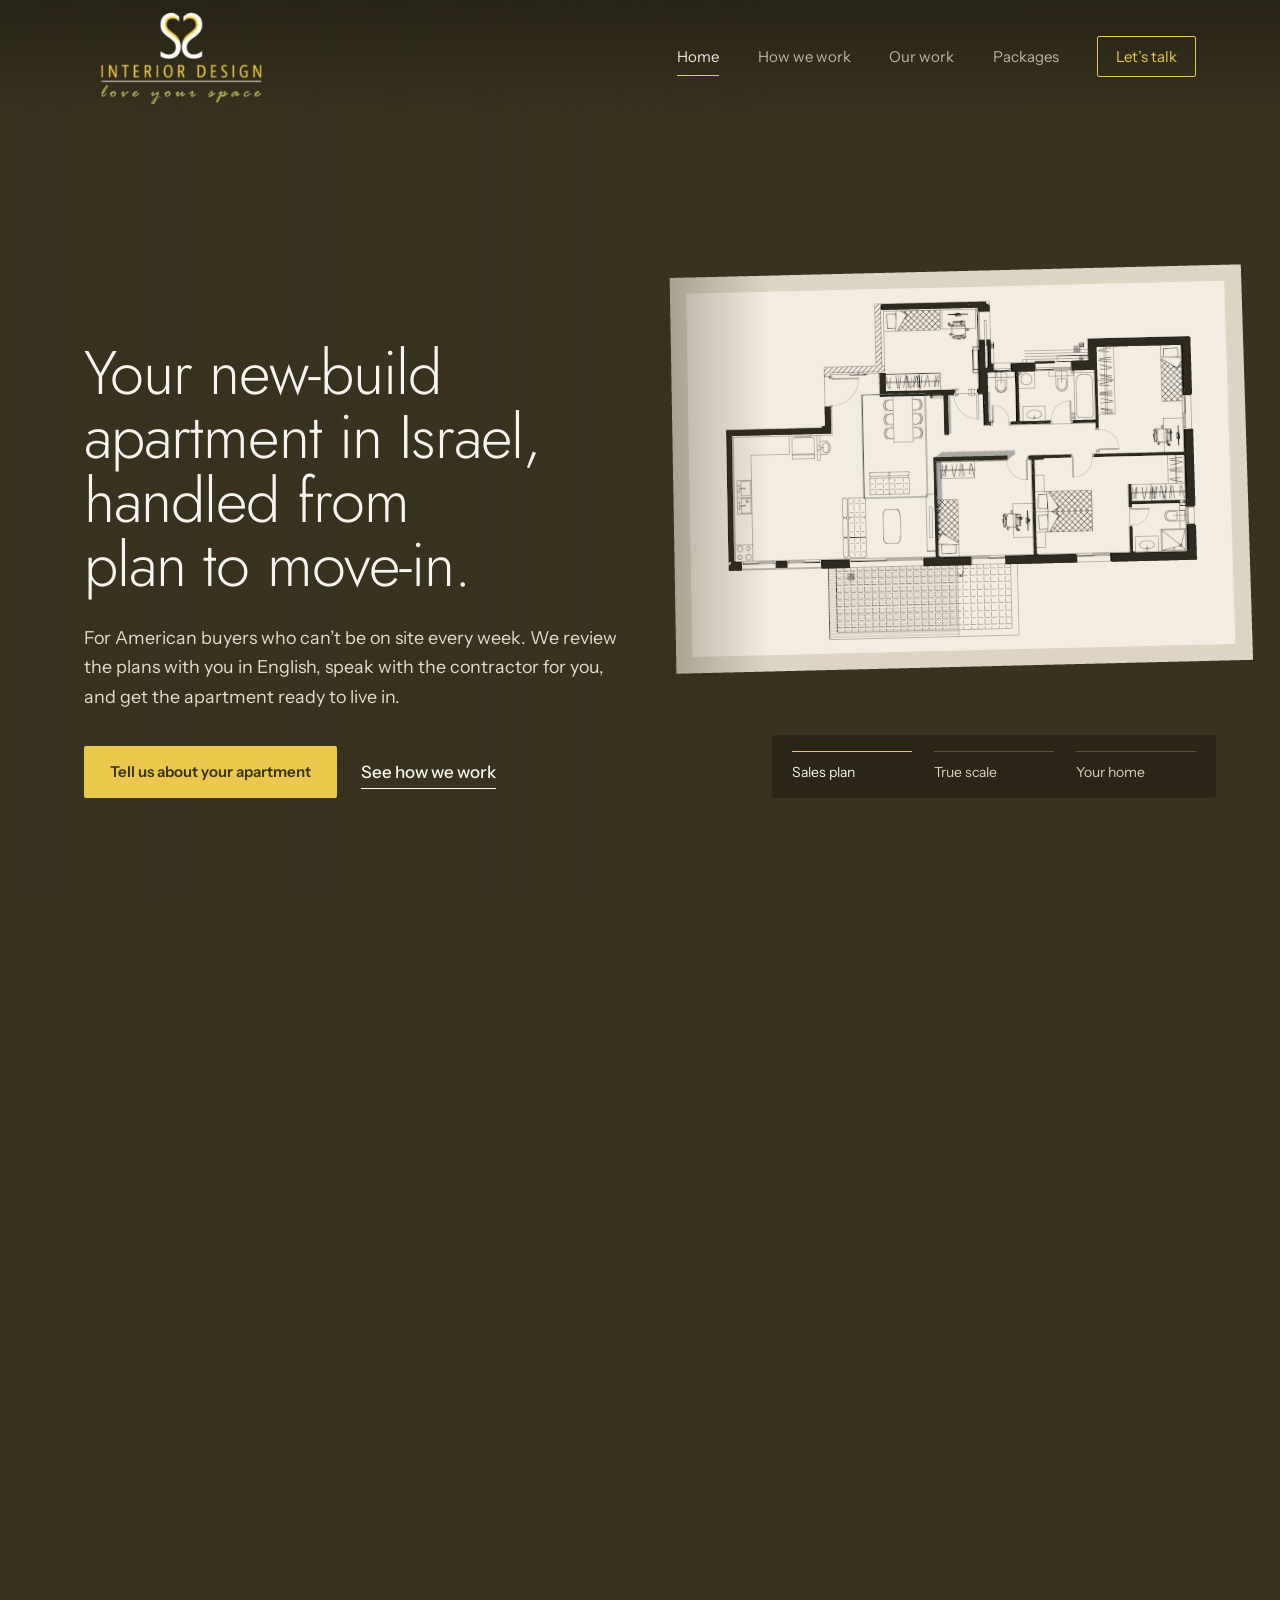
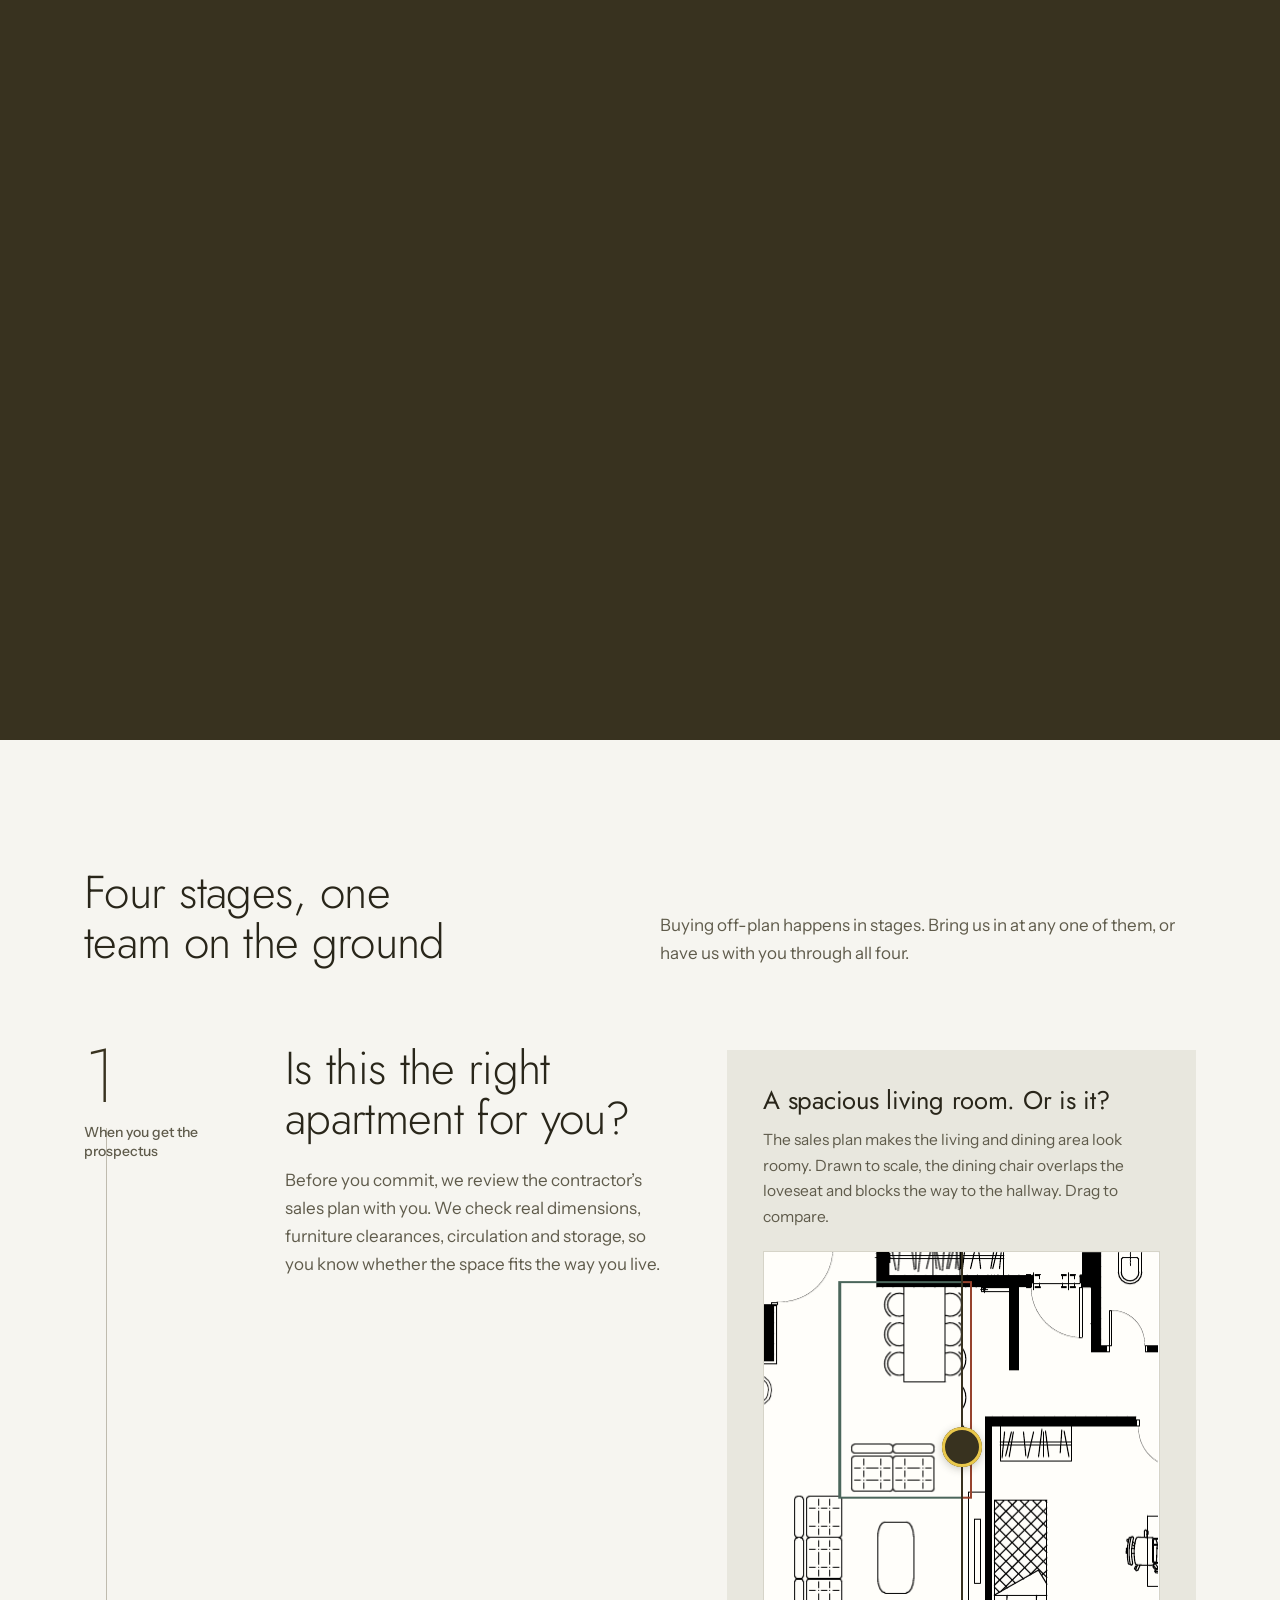
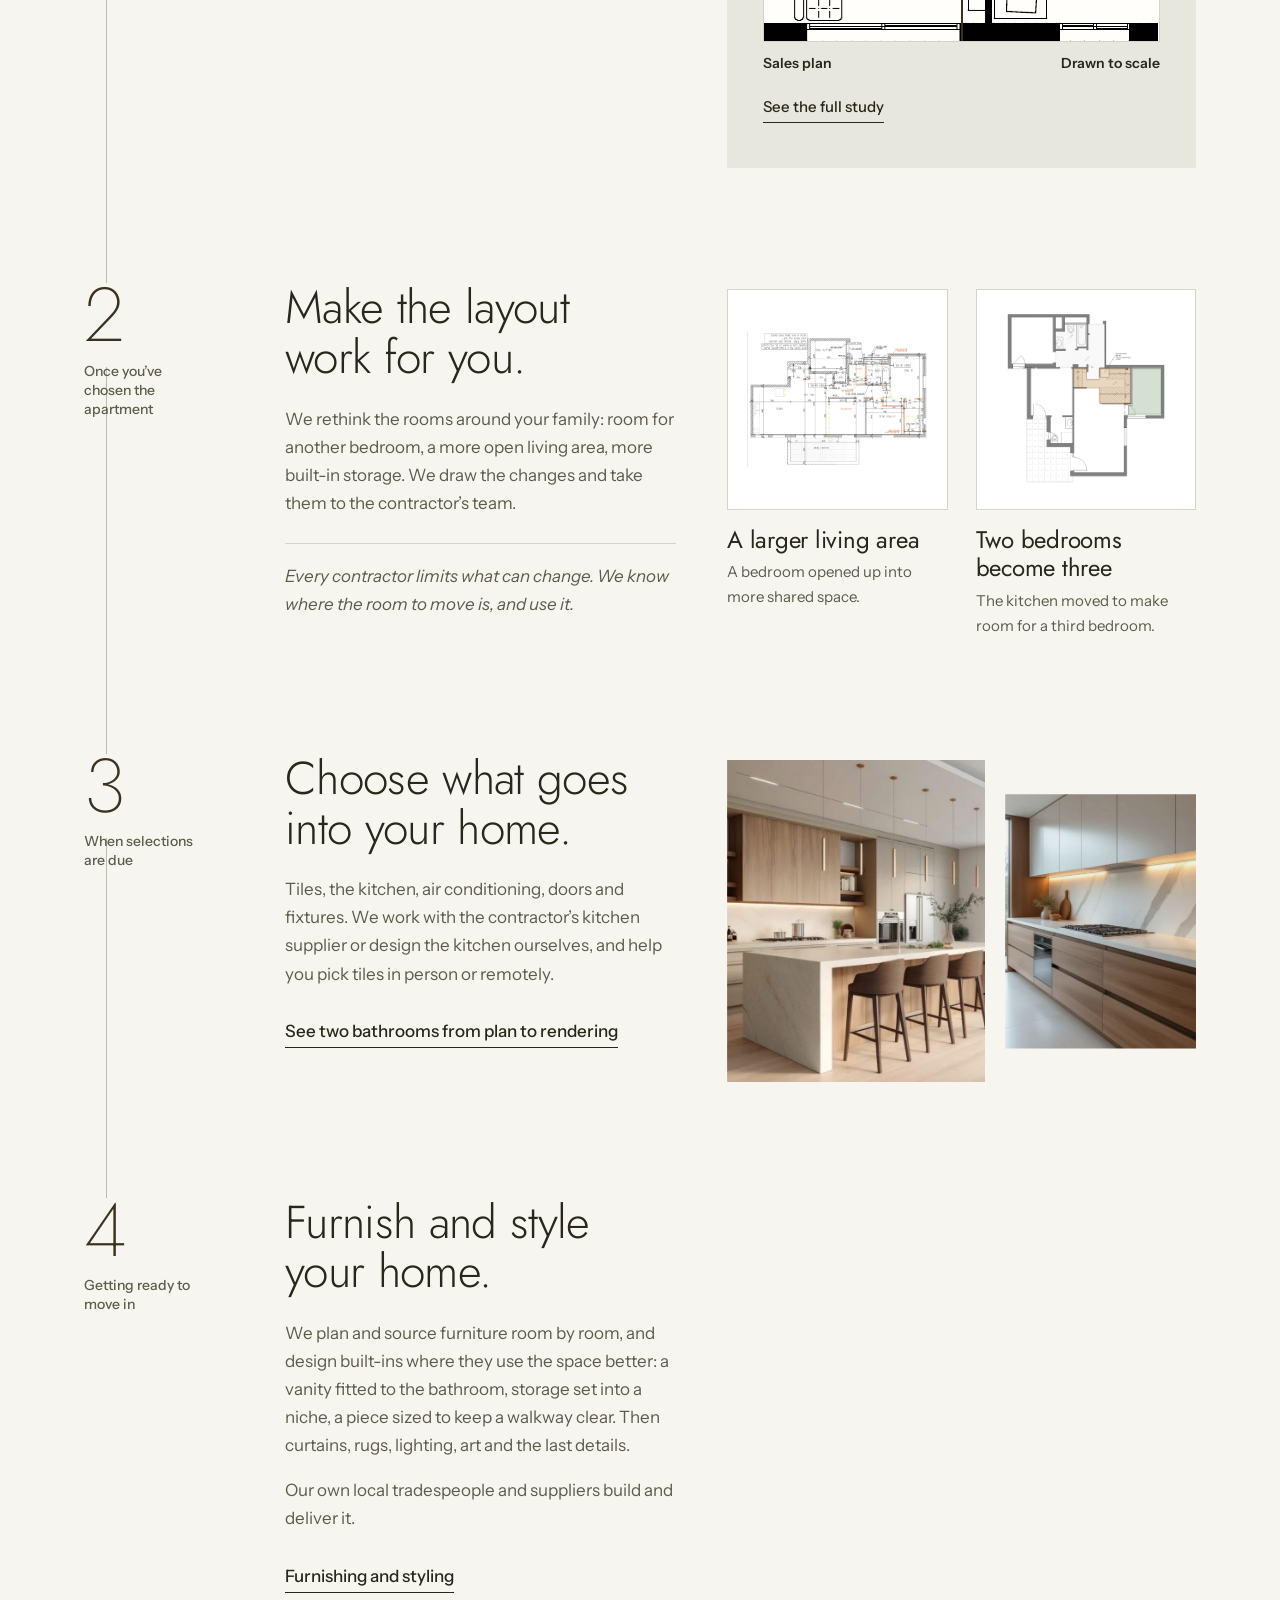
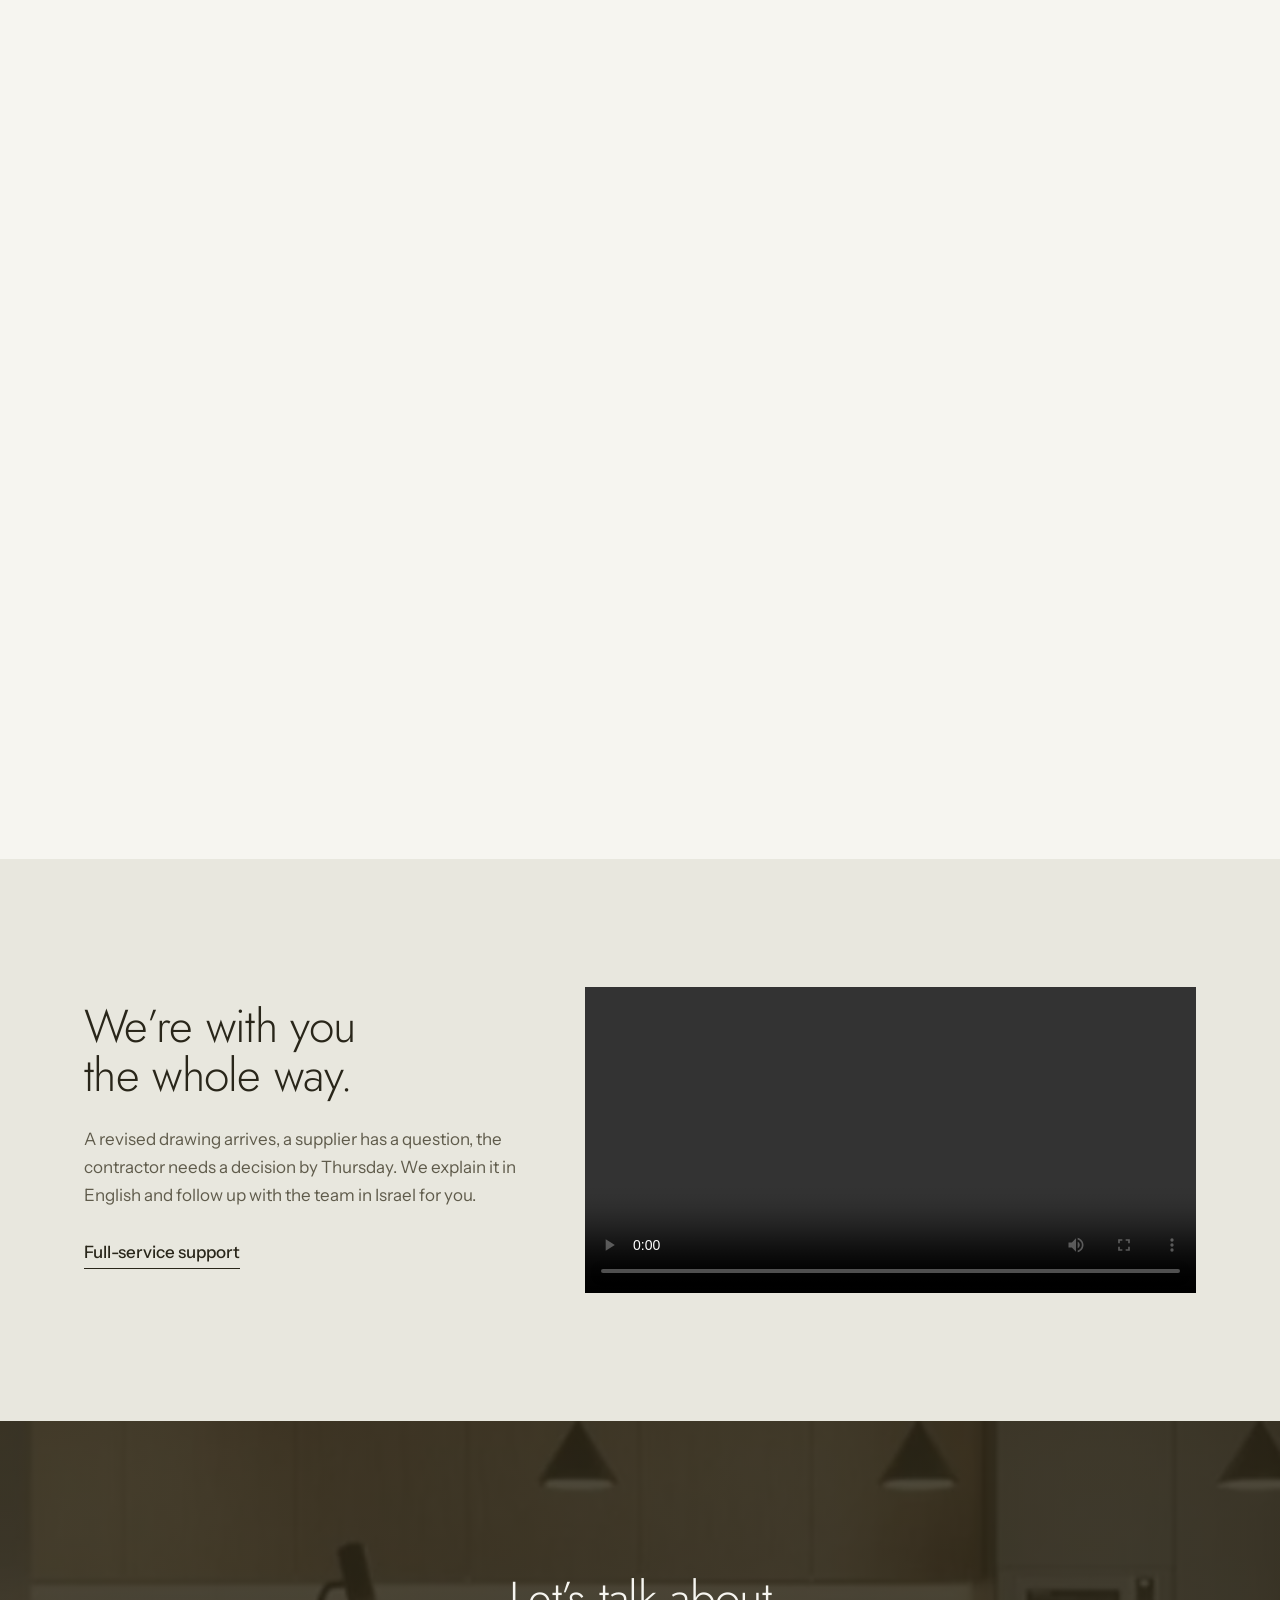
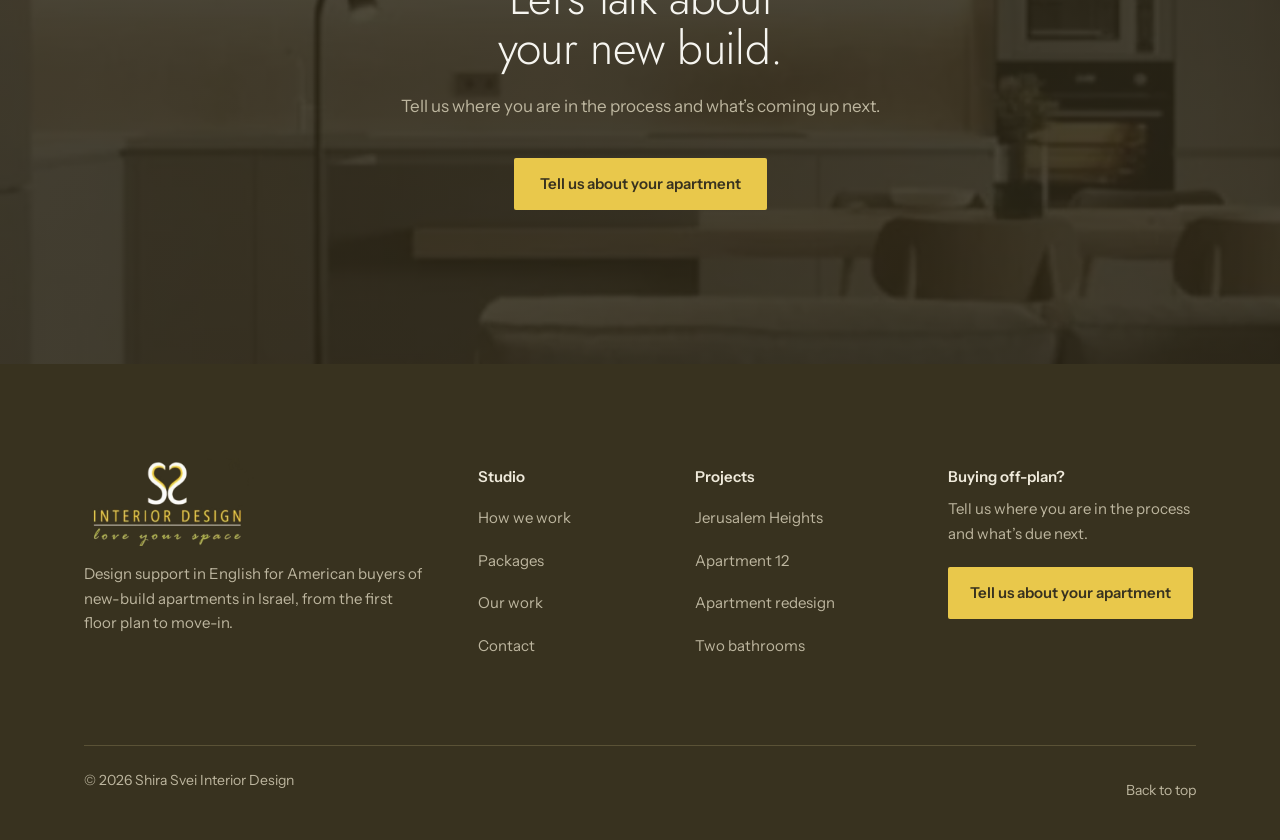
<file: site/index.html>
<!doctype html>
<html lang="en">
<head>
<meta charset="utf-8">
<meta name="viewport" content="width=device-width, initial-scale=1">
<title>Shira Svei Interior Design | New-build apartments in Israel</title>
<meta name="description" content="Design support for American buyers of new-build apartments in Israel: plan review, layout changes, selections and furnishing, in English.">
<meta name="theme-color" content="#38321f">
<meta property="og:title" content="Shira Svei Interior Design | New-build apartments in Israel">
<meta property="og:description" content="Design support for American buyers of new-build apartments in Israel: plan review, layout changes, selections and furnishing, in English.">
<link rel="icon" type="image/png" href="img/favicon.png">
<link rel="apple-touch-icon" href="img/apple-touch-icon.png">
<link rel="canonical" href="https://zevisvei.github.io/shira-svei-interior-design/">
<meta property="og:url" content="https://zevisvei.github.io/shira-svei-interior-design/">
<meta property="og:image" content="https://zevisvei.github.io/shira-svei-interior-design/img/open-living.webp">
<link rel="preconnect" href="https://fonts.googleapis.com">
<link rel="preconnect" href="https://fonts.gstatic.com" crossorigin>
<link href="https://fonts.googleapis.com/css2?family=Jost:wght@200;300;400&family=Instrument+Sans:wght@400;500;600&display=swap" rel="stylesheet">
<link rel="stylesheet" href="css/site.css">
<script>if(!matchMedia('(prefers-reduced-motion: reduce)').matches)document.documentElement.classList.add('js-reveal')</script>
</head>
<body class="home">
<a class="skip" href="#main">Skip to content</a>
<header class="top over">
  <div class="wrap">
    <a class="brand" href="index.html" aria-label="Shira Svei Interior Design, home">
      <img src="img/logo.png" alt="Shira Svei Interior Design: love your space" width="936" height="460">
    </a>
    <nav class="nav" aria-label="Main">
      <button class="menu-btn" type="button" aria-expanded="false" aria-controls="menu">Menu</button>
      <ul id="menu"><li><a href="index.html" aria-current="page">Home</a></li><li><a href="process.html">How we work</a></li><li><a href="work.html">Our work</a></li><li><a href="packages.html">Packages</a></li><li><a class="nav-cta" href="contact.html">Let’s talk</a></li></ul>
    </nav>
  </div>
</header>
<main id="main">
<section class="hero3d">
  <div class="hero3d-stage">
    <canvas class="hero3d-canvas" data-plan="img/furniture-1-sales.webp" aria-hidden="true"></canvas>
    <div class="hero3d-photo"><img src="img/open-living.webp" alt="Living room opening onto a dining area and wood kitchen" width="1250" height="1284" fetchpriority="high"></div>
    <ol class="hero3d-steps" aria-hidden="true"><li>Sales plan</li><li>True scale</li><li>Your home</li></ol>
    <div class="wrap hero3d-wrap">
    <div class="copy enter">
      <h1>Your new&#8209;build apartment in Israel, handled from plan to move&#8209;in.</h1>
      <p class="lede">For American buyers who can’t be on site every week. We review the plans with you in English, speak with the contractor for you, and get the apartment ready to live in.</p>
      <div class="actions">
        <a class="btn btn-brass" href="contact.html">Tell us about your apartment</a>
        <a class="link" href="#stages">See how we work</a>
      </div>
    </div>
    </div>
  </div>
</section>

<section class="section" id="stages">
  <div class="wrap">
    <div class="section-head">
      <h2>Four stages, one team on the ground</h2>
      <p>Buying off-plan happens in stages. Bring us in at any one of them, or have us with you through all four.</p>
    </div>

    <article class="stage">
      <div class="stage-mark" aria-hidden="true">1<small>When you get the prospectus</small></div>
      <div class="stage-text">
        <p class="when">When you get the prospectus</p>
        <h2>Is this the right apartment for you?</h2>
        <p>Before you commit, we review the contractor’s sales plan with you. We check real dimensions, furniture clearances, circulation and storage, so you know whether the space fits the way you live.</p>
      </div>
      <div class="stage-media">
        <div class="compare-card">
          <h3>A spacious living room. Or is it?</h3>
          <p>The sales plan makes the living and dining area look roomy. Drawn to scale, the dining chair overlaps the loveseat and blocks the way to the hallway. Drag to compare.</p>
          <div class="compare" style="aspect-ratio:394/388">
  <img src="img/living-area-sales.webp" alt="Sales plan showing an apparent gap between the dining table and loveseat">
  <div class="after"><img src="img/living-area-scaled.webp" alt="The same plan with furniture drawn to scale: the dining chair overlaps the loveseat"></div>
  <div class="handle"></div>
  <input type="range" min="0" max="100" value="50" aria-label="Compare the sales plan with furniture drawn to scale">
</div>
          <div class="compare-labels"><span><b>Sales plan</b></span><span><b>Drawn to scale</b></span></div>
          <a class="link" href="projects/furniture-study.html">See the full study</a>
        </div>
      </div>
    </article>

    <article class="stage">
      <div class="stage-mark" aria-hidden="true">2<small>Once you’ve chosen the apartment</small></div>
      <div class="stage-text">
        <p class="when">Once you’ve chosen the apartment</p>
        <h2>Make the layout work for you.</h2>
        <p>We rethink the rooms around your family: room for another bedroom, a more open living area, more built-in storage. We draw the changes and take them to the contractor’s team.</p>
        <p class="note">Every contractor limits what can change. We know where the room to move is, and use it.</p>
      </div>
      <div class="stage-media pair">
        <a href="projects/apartment-layout.html">
          <div class="plan-frame"><img src="img/apartment-revised-sm.webp" alt="Revised plan with the former bedroom opened into the living area" loading="lazy"></div>
          <h3>A larger living area</h3><p>A bedroom opened up into more shared space.</p>
        </a>
        <a href="projects/jerusalem-heights.html">
          <div class="plan-frame"><img src="img/jh-plan-updated-sm.webp" alt="Revised plan showing the moved kitchen and a new third bedroom" loading="lazy"></div>
          <h3>Two bedrooms become three</h3><p>The kitchen moved to make room for a third bedroom.</p>
        </a>
      </div>
    </article>

    <article class="stage">
      <div class="stage-mark" aria-hidden="true">3<small>When selections are due</small></div>
      <div class="stage-text">
        <p class="when">When selections are due</p>
        <h2>Choose what goes into your home.</h2>
        <p>Tiles, the kitchen, air conditioning, doors and fixtures. We work with the contractor’s kitchen supplier or design the kitchen ourselves, and help you pick tiles in person or remotely.</p>
        <a class="link" href="projects/bathrooms.html">See two bathrooms from plan to rendering</a>
      </div>
      <div class="stage-media photo-pair">
        <img class="reveal" src="img/island.webp" alt="Stone kitchen island with wood cabinetry and slim pendant lights" width="602" height="774" loading="lazy">
        <img class="reveal" src="img/backsplash.webp" alt="Wood kitchen cabinetry and a lit stone backsplash" width="834" height="1152" loading="lazy">
      </div>
    </article>

    <article class="stage">
      <div class="stage-mark" aria-hidden="true">4<small>Getting ready to move in</small></div>
      <div class="stage-text">
        <p class="when">Getting ready to move in</p>
        <h2>Furnish and style your home.</h2>
        <p>We plan and source furniture room by room, and design built-ins where they use the space better: a vanity fitted to the bathroom, storage set into a niche, a piece sized to keep a walkway clear. Then curtains, rugs, lighting, art and the last details.</p>
        <p>Our own local tradespeople and suppliers build and deliver it.</p>
        <a class="link" href="packages.html#furnishing">Furnishing and styling</a>
      </div>
      <div class="stage-media wide-stack">
        <img class="reveal" src="img/primary-bedroom-walnut.webp" alt="Bedroom rendering with walnut built-ins, a recessed bookshelf and floral pillows" width="1754" height="897" loading="lazy">
      </div>
    </article>
  </div>
</section>

<div class="band"><img class="reveal" data-parallax src="img/primary-bedroom-linen.webp" alt="Bedroom with linen curtains, fitted wardrobes and a reading chair" width="1756" height="895" loading="lazy"></div>

<section class="section stone film">
  <div class="wrap split">
    <div>
      <h2>We’re with you the whole way.</h2>
      <p style="margin-top:24px" class="muted">A revised drawing arrives, a supplier has a question, the contractor needs a decision by Thursday. We explain it in English and follow up with the team in Israel for you.</p>
      <a class="link" href="packages.html#full-service">Full-service support</a>
    </div>
    <video controls preload="metadata" playsinline aria-label="Film: buying an apartment on paper">
      <source src="film.mp4#t=0.5" type="video/mp4">
    </video>
  </div>
</section>
<section class="cta dark">
  <div class="wrap">
    <h2>Let’s talk about your new build.</h2>
    <p>Tell us where you are in the process and what’s coming up next.</p>
    <a class="btn btn-brass" href="contact.html">Tell us about your apartment</a>
  </div>
</section>
</main>
<footer class="site-foot dark">
  <div class="wrap foot-grid">
    <div class="foot-brand">
      <img src="img/logo.png" alt="Shira Svei Interior Design" width="936" height="460" loading="lazy">
      <p>Design support in English for American buyers of new-build apartments in Israel, from the first floor plan to move-in.</p>
    </div>
    <nav class="foot-col" aria-labelledby="foot-studio">
      <h2 id="foot-studio">Studio</h2>
      <a href="process.html">How we work</a>
      <a href="packages.html">Packages</a>
      <a href="work.html">Our work</a>
      <a href="contact.html">Contact</a>
    </nav>
    <nav class="foot-col" aria-labelledby="foot-projects">
      <h2 id="foot-projects">Projects</h2>
      <a href="projects/jerusalem-heights.html">Jerusalem Heights</a>
      <a href="projects/furniture-study.html">Apartment 12</a>
      <a href="projects/apartment-layout.html">Apartment redesign</a>
      <a href="projects/bathrooms.html">Two bathrooms</a>
    </nav>
    <div class="foot-col foot-start">
      <h2>Buying off-plan?</h2>
      <p>Tell us where you are in the process and what’s due next.</p>
      <a class="btn btn-brass" href="contact.html">Tell us about your apartment</a>
    </div>
  </div>
  <div class="wrap foot-base">
    <span>© 2026 Shira Svei Interior Design</span>
    <a href="#main">Back to top</a>
  </div>
</footer>
<script src="vendor/gsap.min.js"></script>
<script src="vendor/ScrollTrigger.min.js"></script>
<script src="js/site.js"></script>
<script type="module" src="js/hero3d.js"></script>
</body>
</html>
</file>
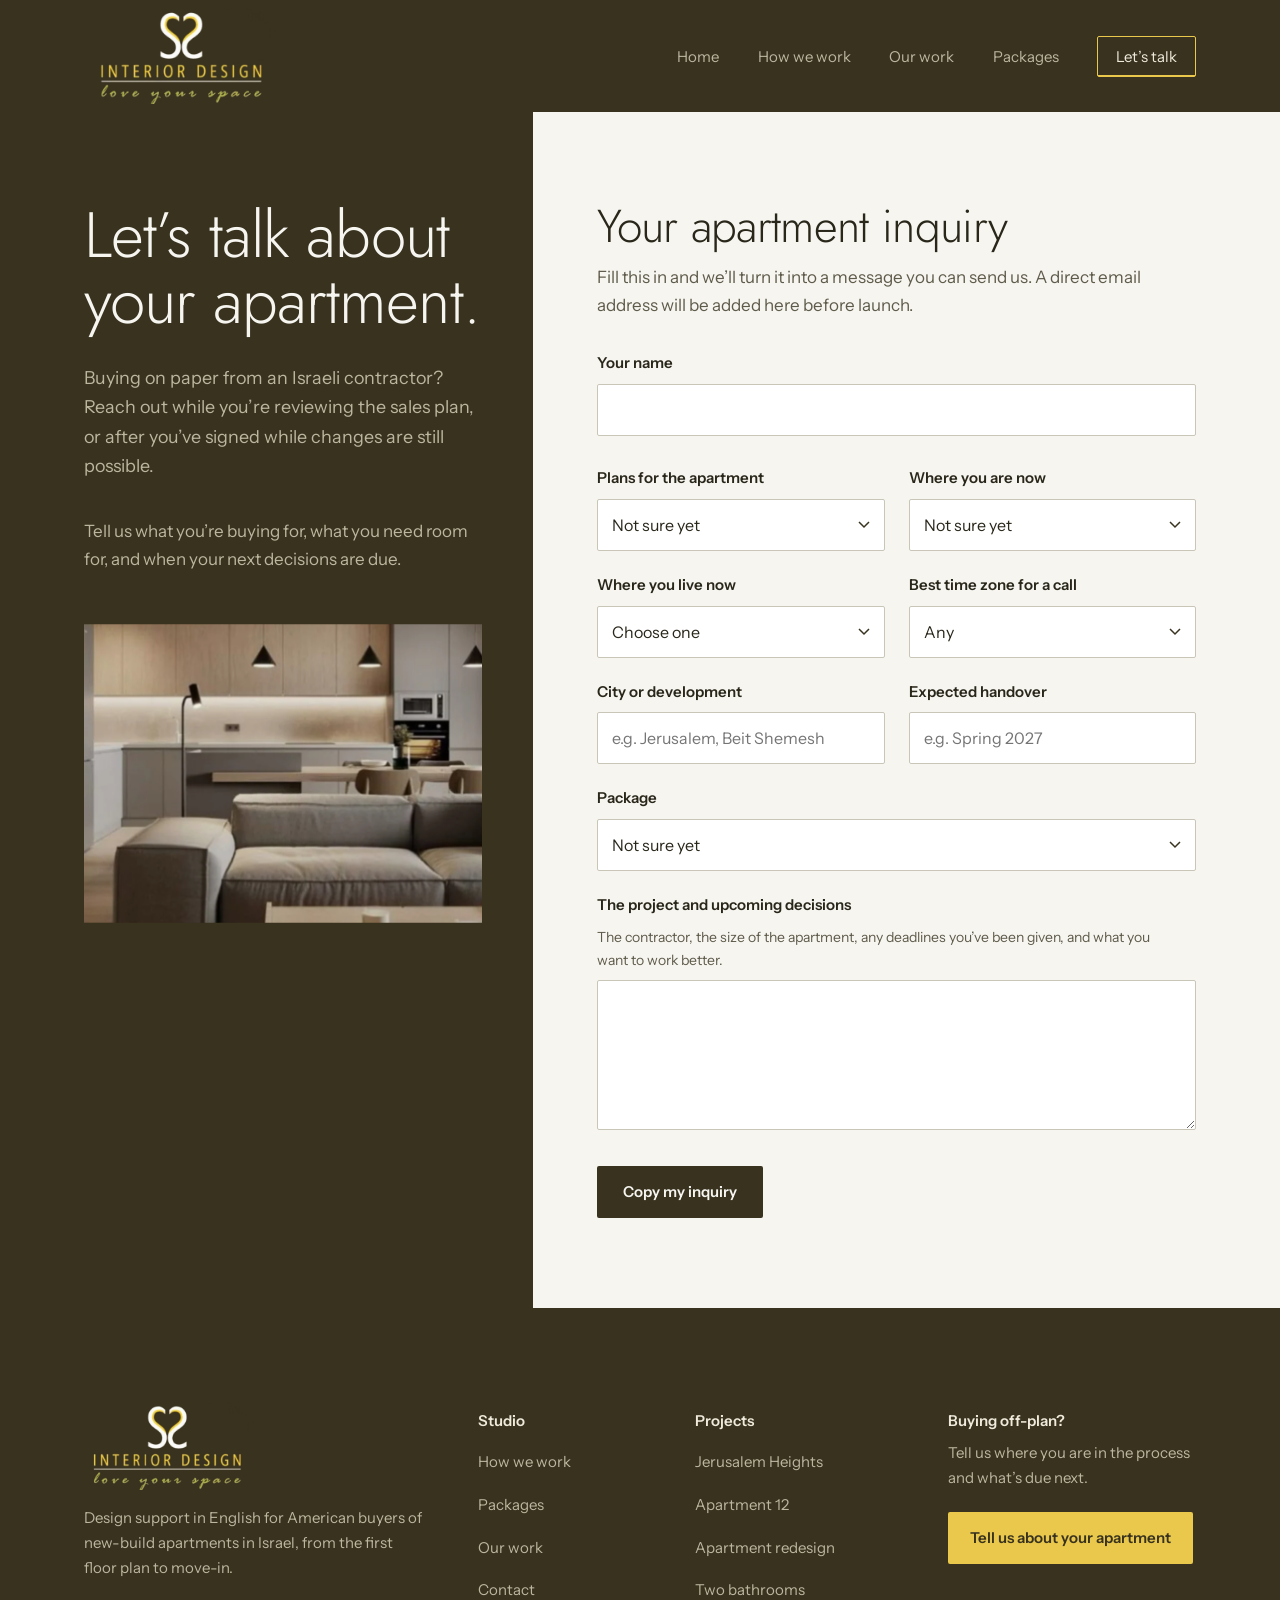
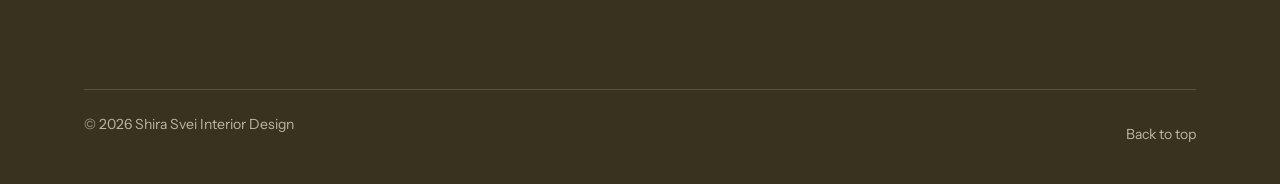
<file: site/contact.html>
<!doctype html>
<html lang="en">
<head>
<meta charset="utf-8">
<meta name="viewport" content="width=device-width, initial-scale=1">
<title>Contact | Shira Svei Interior Design</title>
<meta name="description" content="Tell us about your new-build apartment in Israel and which decisions are coming up.">
<meta name="theme-color" content="#38321f">
<meta property="og:title" content="Contact | Shira Svei Interior Design">
<meta property="og:description" content="Tell us about your new-build apartment in Israel and which decisions are coming up.">
<link rel="icon" type="image/png" href="img/favicon.png">
<link rel="apple-touch-icon" href="img/apple-touch-icon.png">
<link rel="canonical" href="https://zevisvei.github.io/shira-svei-interior-design/contact.html">
<meta property="og:url" content="https://zevisvei.github.io/shira-svei-interior-design/contact.html">
<meta property="og:image" content="https://zevisvei.github.io/shira-svei-interior-design/img/open-living.webp">
<link rel="preconnect" href="https://fonts.googleapis.com">
<link rel="preconnect" href="https://fonts.gstatic.com" crossorigin>
<link href="https://fonts.googleapis.com/css2?family=Jost:wght@200;300;400&family=Instrument+Sans:wght@400;500;600&display=swap" rel="stylesheet">
<link rel="stylesheet" href="css/site.css">
<script>if(!matchMedia('(prefers-reduced-motion: reduce)').matches)document.documentElement.classList.add('js-reveal')</script>
</head>
<body>
<a class="skip" href="#main">Skip to content</a>
<header class="top">
  <div class="wrap">
    <a class="brand" href="index.html" aria-label="Shira Svei Interior Design, home">
      <img src="img/logo.png" alt="Shira Svei Interior Design: love your space" width="936" height="460">
    </a>
    <nav class="nav" aria-label="Main">
      <button class="menu-btn" type="button" aria-expanded="false" aria-controls="menu">Menu</button>
      <ul id="menu"><li><a href="index.html">Home</a></li><li><a href="process.html">How we work</a></li><li><a href="work.html">Our work</a></li><li><a href="packages.html">Packages</a></li><li><a class="nav-cta" href="contact.html" aria-current="page">Let’s talk</a></li></ul>
    </nav>
  </div>
</header>
<main id="main">
<div class="contact-grid">
  <section class="contact-intro dark">
    <div class="enter">
      <h1>Let’s talk about your apartment.</h1>
      <p class="lede">Buying on paper from an Israeli contractor? Reach out while you’re reviewing the sales plan, or after you’ve signed while changes are still possible.</p>
      <p>Tell us what you’re buying for, what you need room for, and when your next decisions are due.</p>
    </div>
    <img class="reveal" src="img/evening-kitchen.webp" alt="Open kitchen with dark pendant lights behind a gray sofa" width="800" height="1208">
  </section>
  <section class="contact-form" aria-labelledby="form-title">
    <h2 id="form-title">Your apartment inquiry</h2>
    <p class="muted">Fill this in and we’ll turn it into a message you can send us. A direct email address will be added here before launch.</p>
    <form id="inquiry" class="form" novalidate>
      <div class="field full">
        <label for="name">Your name</label>
        <input id="name" name="name" autocomplete="name" required aria-describedby="name-err" data-error="Add your name so we know who to reply to.">
        <p class="err" id="name-err"></p>
      </div>
      <div class="field">
        <label for="plans">Plans for the apartment</label>
        <select id="plans" name="plans"><option value="">Not sure yet</option><option>Move in at handover</option><option>Live there later</option><option>Buy as an investment</option></select>
      </div>
      <div class="field">
        <label for="stage">Where you are now</label>
        <select id="stage" name="stage"><option value="">Not sure yet</option><option>Reviewing the contractor’s sales plan</option><option>Signed, planning changes before construction</option><option>Choosing changes or finishes</option><option>Something else</option></select>
      </div>
      <div class="field">
        <label for="home">Where you live now</label>
        <select id="home" name="home"><option value="">Choose one</option><option>United States</option><option>Israel</option><option>Somewhere else</option></select>
      </div>
      <div class="field">
        <label for="tz">Best time zone for a call</label>
        <select id="tz" name="tz"><option value="">Any</option><option>U.S. Eastern</option><option>U.S. Central</option><option>U.S. Mountain</option><option>U.S. Pacific</option><option>Israel</option><option>Other</option></select>
      </div>
      <div class="field">
        <label for="city">City or development</label>
        <input id="city" name="city" autocomplete="off" placeholder="e.g. Jerusalem, Beit Shemesh">
      </div>
      <div class="field">
        <label for="handover">Expected handover</label>
        <input id="handover" name="handover" autocomplete="off" placeholder="e.g. Spring 2027">
      </div>
      <div class="field full">
        <label for="package">Package</label>
        <select id="package" name="package"><option value="">Not sure yet</option><option value="plan-review">Prospectus review</option><option value="selections">Tiles, bathrooms and kitchen</option><option value="furnishing">Furnishing and styling</option><option value="ongoing-support">Full-service support</option></select>
      </div>
      <div class="field full">
        <label for="details">The project and upcoming decisions</label>
        <p class="hint" id="details-hint">The contractor, the size of the apartment, any deadlines you’ve been given, and what you want to work better.</p>
        <textarea id="details" name="details" required aria-describedby="details-err details-hint" data-error="Tell us a little about the apartment and what’s coming up."></textarea>
        <p class="err" id="details-err"></p>
      </div>
      <div class="form-actions">
        <button class="btn btn-olive" type="submit">Copy my inquiry</button>
        <p class="status" role="status" aria-live="polite"></p>
      </div>
      <pre class="preview" aria-label="Your inquiry text"></pre>
    </form>
  </section>
</div>
</main>
<footer class="site-foot dark">
  <div class="wrap foot-grid">
    <div class="foot-brand">
      <img src="img/logo.png" alt="Shira Svei Interior Design" width="936" height="460" loading="lazy">
      <p>Design support in English for American buyers of new-build apartments in Israel, from the first floor plan to move-in.</p>
    </div>
    <nav class="foot-col" aria-labelledby="foot-studio">
      <h2 id="foot-studio">Studio</h2>
      <a href="process.html">How we work</a>
      <a href="packages.html">Packages</a>
      <a href="work.html">Our work</a>
      <a href="contact.html">Contact</a>
    </nav>
    <nav class="foot-col" aria-labelledby="foot-projects">
      <h2 id="foot-projects">Projects</h2>
      <a href="projects/jerusalem-heights.html">Jerusalem Heights</a>
      <a href="projects/furniture-study.html">Apartment 12</a>
      <a href="projects/apartment-layout.html">Apartment redesign</a>
      <a href="projects/bathrooms.html">Two bathrooms</a>
    </nav>
    <div class="foot-col foot-start">
      <h2>Buying off-plan?</h2>
      <p>Tell us where you are in the process and what’s due next.</p>
      <a class="btn btn-brass" href="contact.html">Tell us about your apartment</a>
    </div>
  </div>
  <div class="wrap foot-base">
    <span>© 2026 Shira Svei Interior Design</span>
    <a href="#main">Back to top</a>
  </div>
</footer>
<script src="js/site.js"></script>
</body>
</html>
</file>
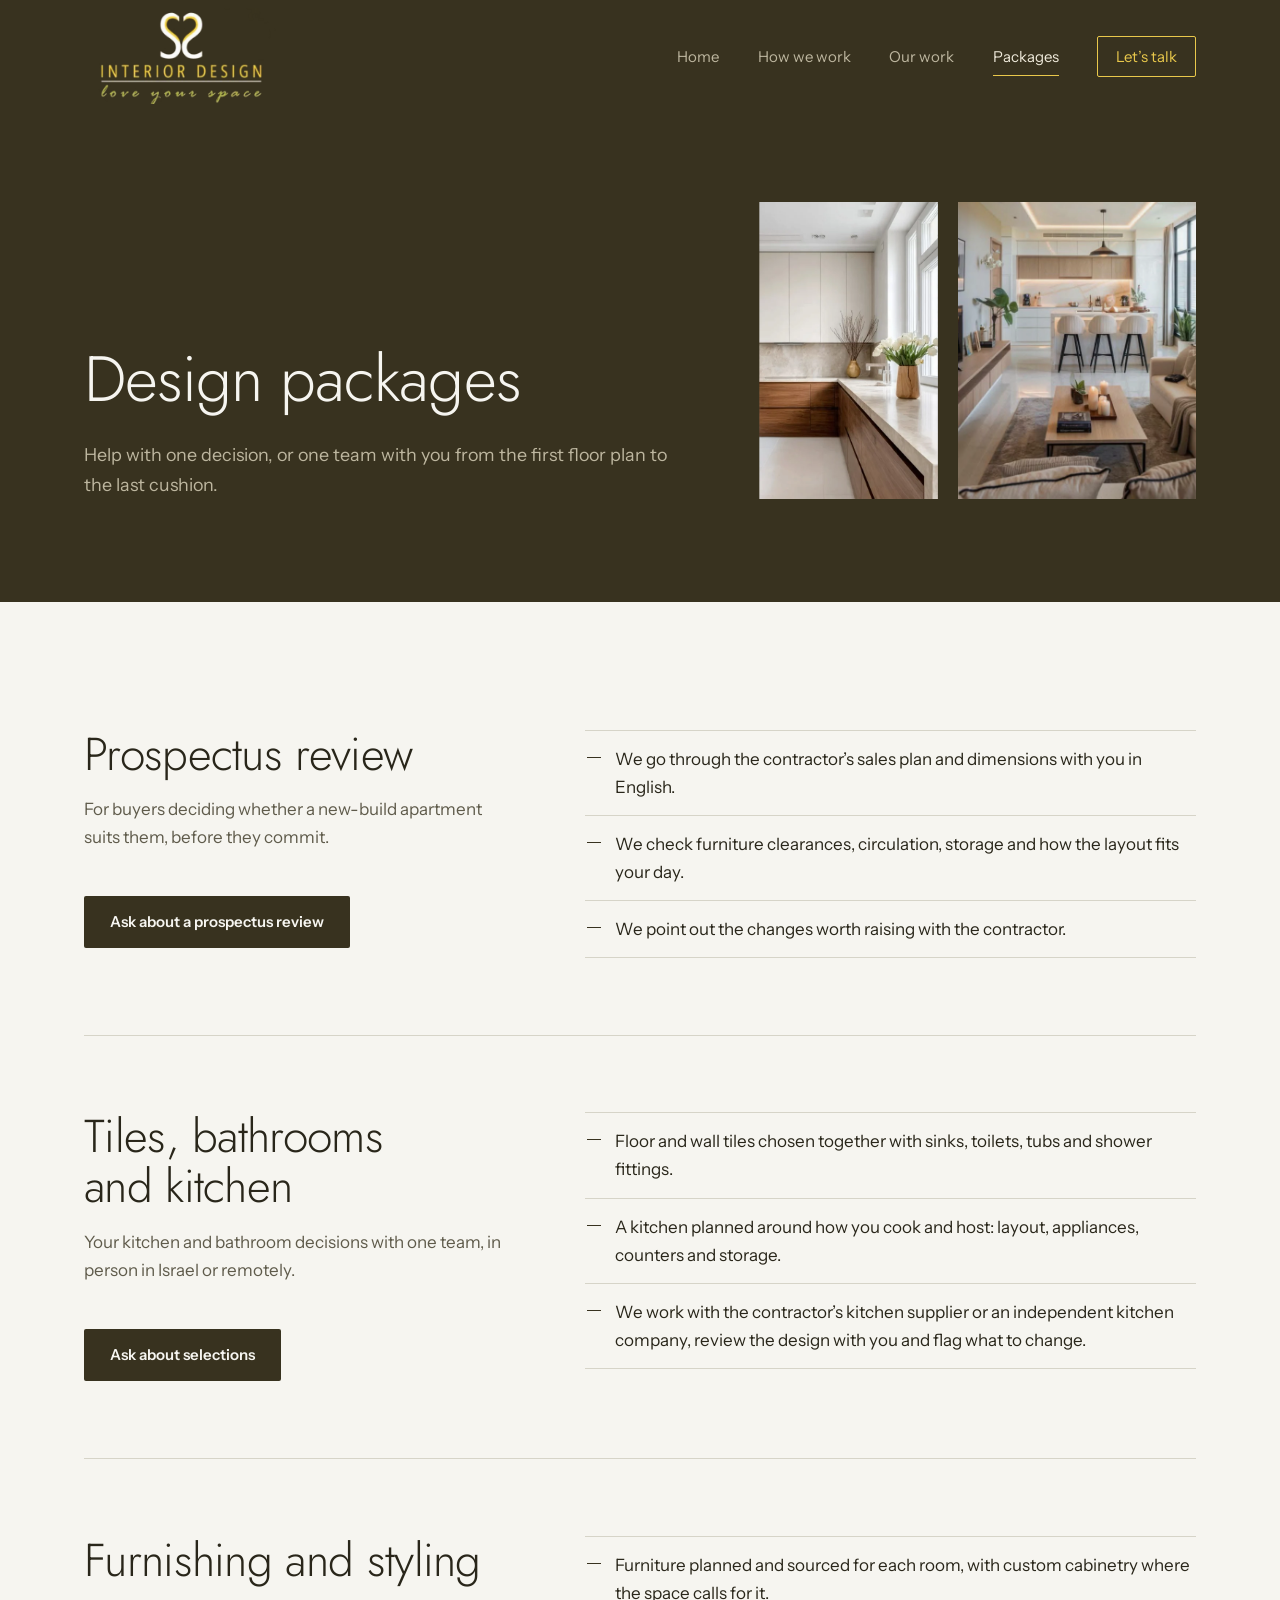
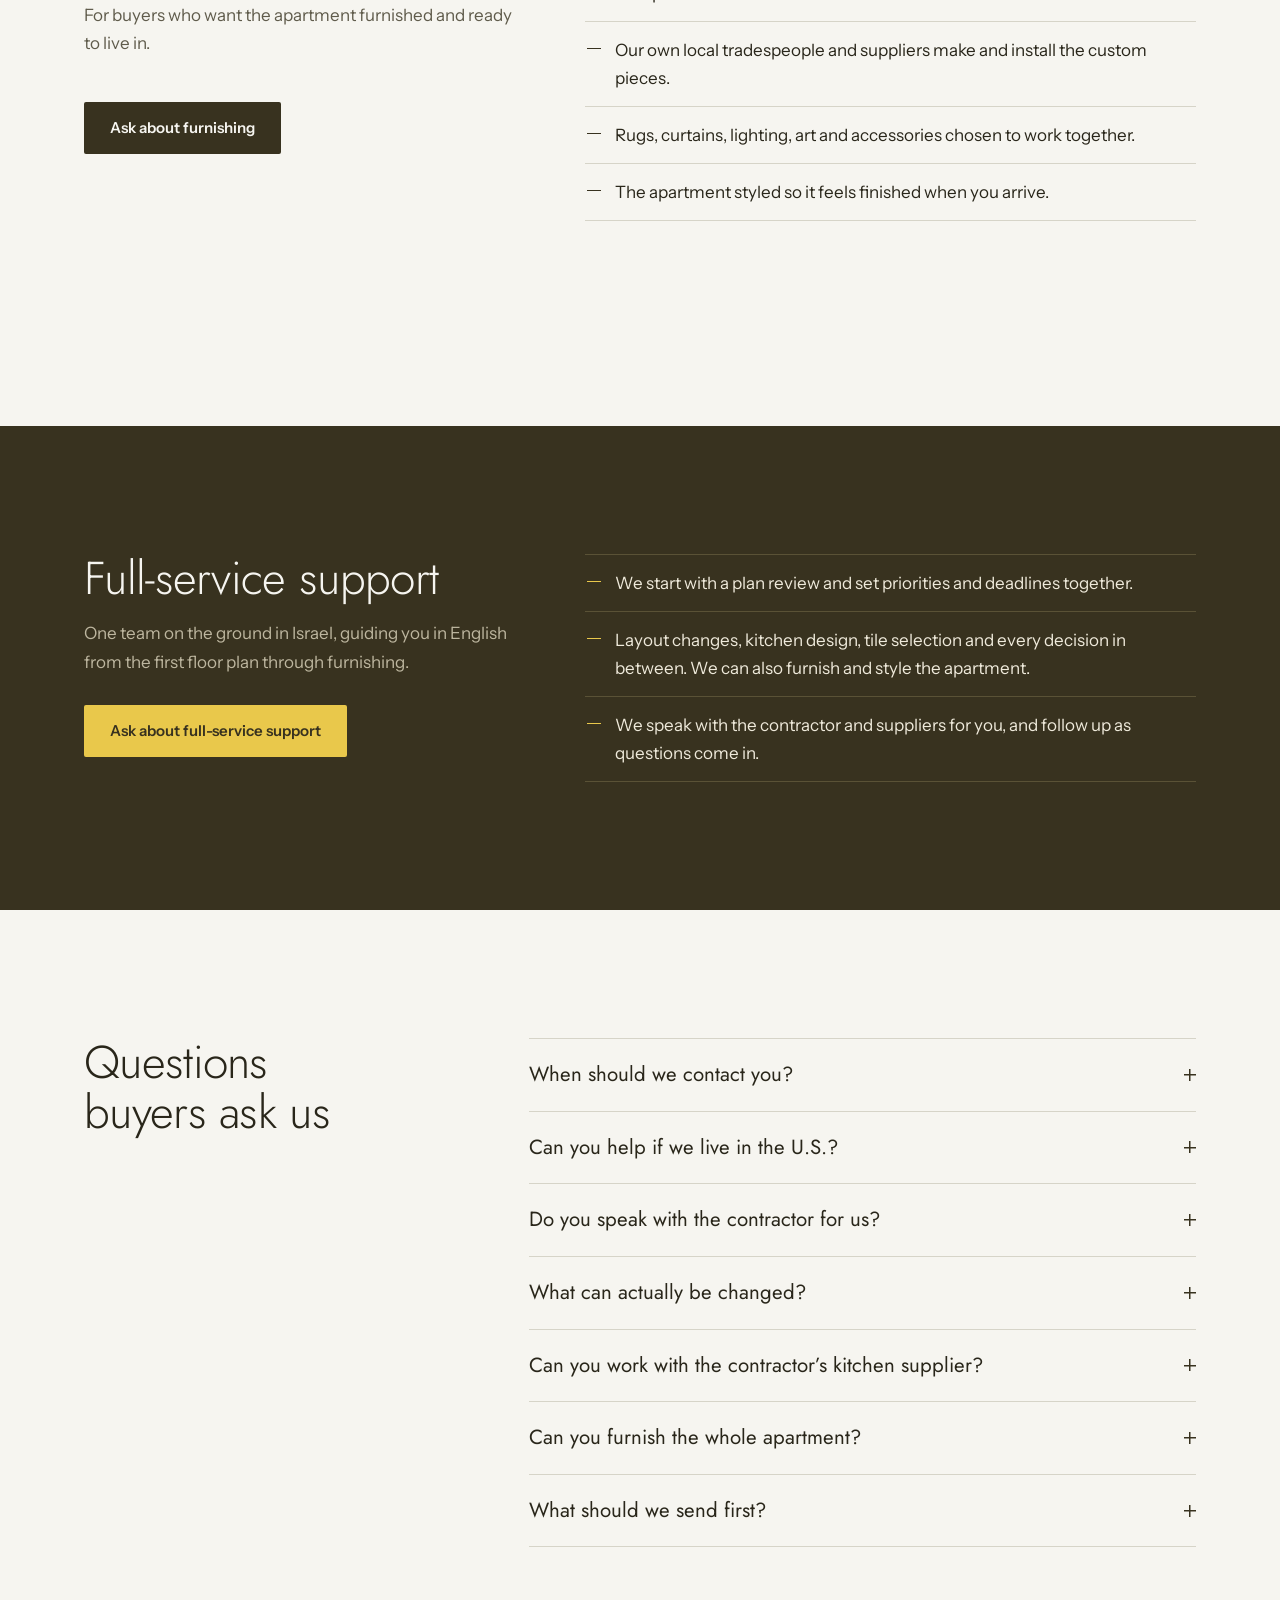
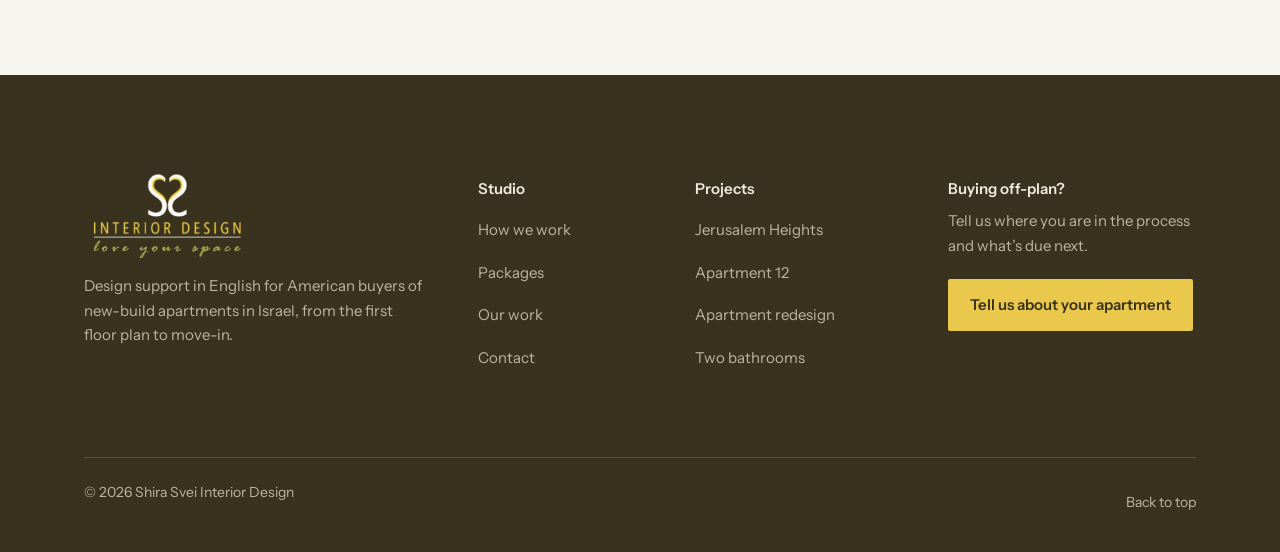
<file: site/packages.html>
<!doctype html>
<html lang="en">
<head>
<meta charset="utf-8">
<meta name="viewport" content="width=device-width, initial-scale=1">
<title>Packages | Shira Svei Interior Design</title>
<meta name="description" content="Design packages for new-build apartments in Israel: prospectus review, selections, furnishing and full-service support.">
<meta name="theme-color" content="#38321f">
<meta property="og:title" content="Packages | Shira Svei Interior Design">
<meta property="og:description" content="Design packages for new-build apartments in Israel: prospectus review, selections, furnishing and full-service support.">
<link rel="icon" type="image/png" href="img/favicon.png">
<link rel="apple-touch-icon" href="img/apple-touch-icon.png">
<link rel="canonical" href="https://zevisvei.github.io/shira-svei-interior-design/packages.html">
<meta property="og:url" content="https://zevisvei.github.io/shira-svei-interior-design/packages.html">
<meta property="og:image" content="https://zevisvei.github.io/shira-svei-interior-design/img/open-living.webp">
<link rel="preconnect" href="https://fonts.googleapis.com">
<link rel="preconnect" href="https://fonts.gstatic.com" crossorigin>
<link href="https://fonts.googleapis.com/css2?family=Jost:wght@200;300;400&family=Instrument+Sans:wght@400;500;600&display=swap" rel="stylesheet">
<link rel="stylesheet" href="css/site.css">
<script>if(!matchMedia('(prefers-reduced-motion: reduce)').matches)document.documentElement.classList.add('js-reveal')</script>
</head>
<body>
<a class="skip" href="#main">Skip to content</a>
<header class="top">
  <div class="wrap">
    <a class="brand" href="index.html" aria-label="Shira Svei Interior Design, home">
      <img src="img/logo.png" alt="Shira Svei Interior Design: love your space" width="936" height="460">
    </a>
    <nav class="nav" aria-label="Main">
      <button class="menu-btn" type="button" aria-expanded="false" aria-controls="menu">Menu</button>
      <ul id="menu"><li><a href="index.html">Home</a></li><li><a href="process.html">How we work</a></li><li><a href="work.html">Our work</a></li><li><a href="packages.html" aria-current="page">Packages</a></li><li><a class="nav-cta" href="contact.html">Let’s talk</a></li></ul>
    </nav>
  </div>
</header>
<main id="main">
<section class="page-hero dark">
  <div class="wrap">
    <div class="copy enter">
      <h1>Design packages</h1>
      <p class="lede">Help with one decision, or one team with you from the first floor plan to the last cushion.</p>
    </div>
    <div class="duo">
      <img class="reveal" src="img/daylight-kitchen.webp" alt="Daylit kitchen with walnut drawers and a stone countertop" width="490" height="820" fetchpriority="high">
      <img class="reveal" src="img/kitchen-and-lounge.webp" alt="Light kitchen and living area with an island and tall windows" width="1046" height="1286">
    </div>
  </div>
</section>

<section class="section">
  <div class="wrap">
<article class="pkg" id="prospectus">
      <div><h2>Prospectus review</h2><p class="for">For buyers deciding whether a new-build apartment suits them, before they commit.</p><a class="btn btn-olive" href="contact.html?package=plan-review">Ask about a prospectus review</a></div>
      <ul class="ticks"><li>We go through the contractor’s sales plan and dimensions with you in English.</li><li>We check furniture clearances, circulation, storage and how the layout fits your day.</li><li>We point out the changes worth raising with the contractor.</li></ul>
    </article><article class="pkg" id="selections">
      <div><h2>Tiles, bathrooms and kitchen</h2><p class="for">Your kitchen and bathroom decisions with one team, in person in Israel or remotely.</p><a class="btn btn-olive" href="contact.html?package=selections">Ask about selections</a></div>
      <ul class="ticks"><li>Floor and wall tiles chosen together with sinks, toilets, tubs and shower fittings.</li><li>A kitchen planned around how you cook and host: layout, appliances, counters and storage.</li><li>We work with the contractor’s kitchen supplier or an independent kitchen company, review the design with you and flag what to change.</li></ul>
    </article><article class="pkg" id="furnishing">
      <div><h2>Furnishing and styling</h2><p class="for">For buyers who want the apartment furnished and ready to live in.</p><a class="btn btn-olive" href="contact.html?package=furnishing">Ask about furnishing</a></div>
      <ul class="ticks"><li>Furniture planned and sourced for each room, with custom cabinetry where the space calls for it.</li><li>Our own local tradespeople and suppliers make and install the custom pieces.</li><li>Rugs, curtains, lighting, art and accessories chosen to work together.</li><li>The apartment styled so it feels finished when you arrive.</li></ul>
    </article>
  </div>
</section>

<section class="pkg-full dark" id="full-service">
  <div class="wrap">
    <div>
      <h2>Full-service support</h2>
      <p style="margin-top:16px">One team on the ground in Israel, guiding you in English from the first floor plan through furnishing.</p>
      <a class="btn btn-brass" style="margin-top:12px" href="contact.html?package=ongoing-support">Ask about full-service support</a>
    </div>
    <ul class="ticks">
      <li>We start with a plan review and set priorities and deadlines together.</li>
      <li>Layout changes, kitchen design, tile selection and every decision in between. We can also furnish and style the apartment.</li>
      <li>We speak with the contractor and suppliers for you, and follow up as questions come in.</li>
    </ul>
  </div>
</section>

<section class="section">
  <div class="wrap faq-wrap">
    <h2>Questions buyers ask us</h2>
    <div class="faq">
<details><summary>When should we contact you?</summary><p>While you’re reviewing the sales plan, or after you’ve signed while the contractor can still make changes. The earlier we start, the more options are still open.</p></details>
<details><summary>Can you help if we live in the U.S.?</summary><p>Yes. We work in English, go through the plans with you remotely, and speak with the contractor’s team in Israel on your behalf. Tile selection can be done in person or remotely.</p></details>
<details><summary>Do you speak with the contractor for us?</summary><p>Yes. When a revised drawing arrives, a supplier has a question or the contractor needs a decision, we explain it to you in English and follow up with the team in Israel.</p></details>
<details><summary>What can actually be changed?</summary><p>Every contractor sets its own limits and deadlines. We know where the flexibility usually is, and use it to fit as many details as possible to the way you live.</p></details>
<details><summary>Can you work with the contractor’s kitchen supplier?</summary><p>Yes. We can work with the contractor’s supplier or an independent kitchen company, review the design with you and flag what to change.</p></details>
<details><summary>Can you furnish the whole apartment?</summary><p>Yes. We plan and source furniture room by room, design custom cabinetry made by our local tradespeople, and style the apartment so it’s ready when you arrive.</p></details>
<details><summary>What should we send first?</summary><p>The sales plan or latest plan you received, the developer’s list of standard finishes if you have it, any deadline for changes, and what you want to work better.</p></details>
    </div>
  </div>
</section>
</main>
<footer class="site-foot dark">
  <div class="wrap foot-grid">
    <div class="foot-brand">
      <img src="img/logo.png" alt="Shira Svei Interior Design" width="936" height="460" loading="lazy">
      <p>Design support in English for American buyers of new-build apartments in Israel, from the first floor plan to move-in.</p>
    </div>
    <nav class="foot-col" aria-labelledby="foot-studio">
      <h2 id="foot-studio">Studio</h2>
      <a href="process.html">How we work</a>
      <a href="packages.html">Packages</a>
      <a href="work.html">Our work</a>
      <a href="contact.html">Contact</a>
    </nav>
    <nav class="foot-col" aria-labelledby="foot-projects">
      <h2 id="foot-projects">Projects</h2>
      <a href="projects/jerusalem-heights.html">Jerusalem Heights</a>
      <a href="projects/furniture-study.html">Apartment 12</a>
      <a href="projects/apartment-layout.html">Apartment redesign</a>
      <a href="projects/bathrooms.html">Two bathrooms</a>
    </nav>
    <div class="foot-col foot-start">
      <h2>Buying off-plan?</h2>
      <p>Tell us where you are in the process and what’s due next.</p>
      <a class="btn btn-brass" href="contact.html">Tell us about your apartment</a>
    </div>
  </div>
  <div class="wrap foot-base">
    <span>© 2026 Shira Svei Interior Design</span>
    <a href="#main">Back to top</a>
  </div>
</footer>
<script src="js/site.js"></script>
</body>
</html>
</file>
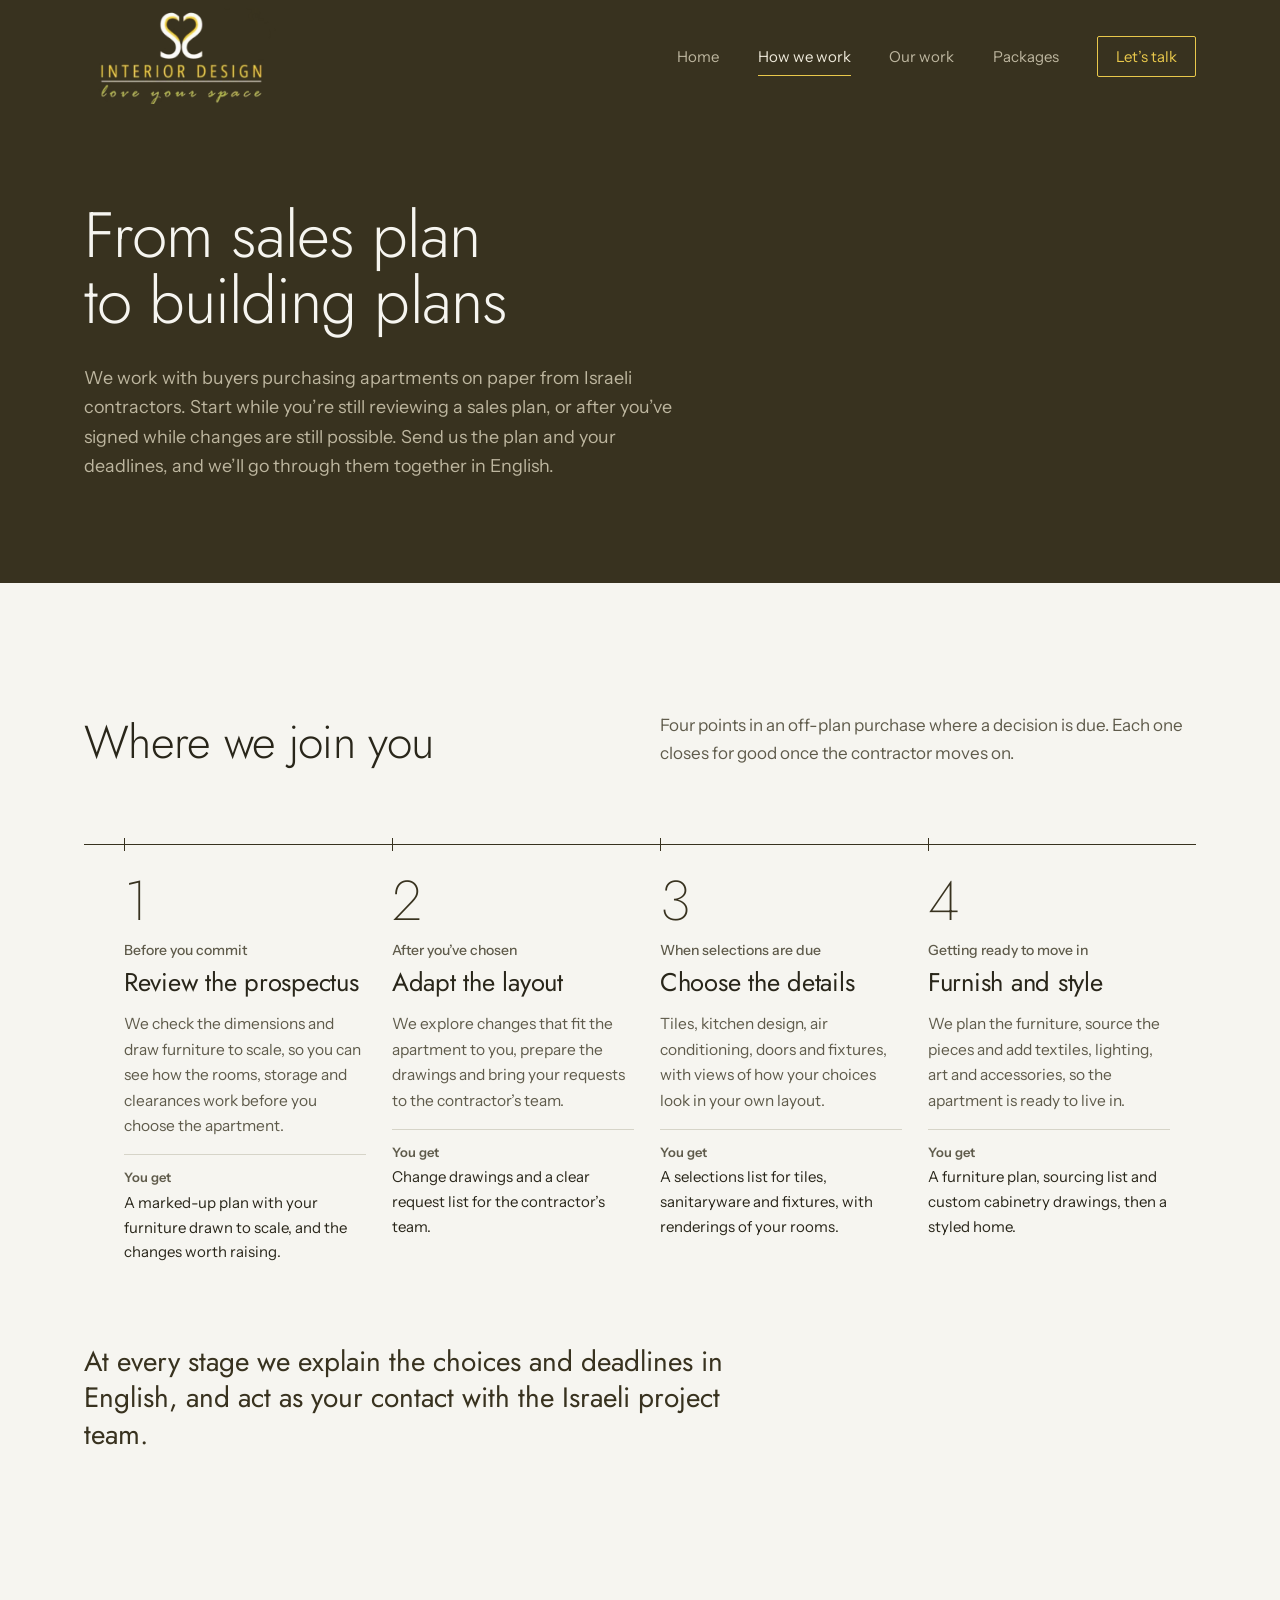
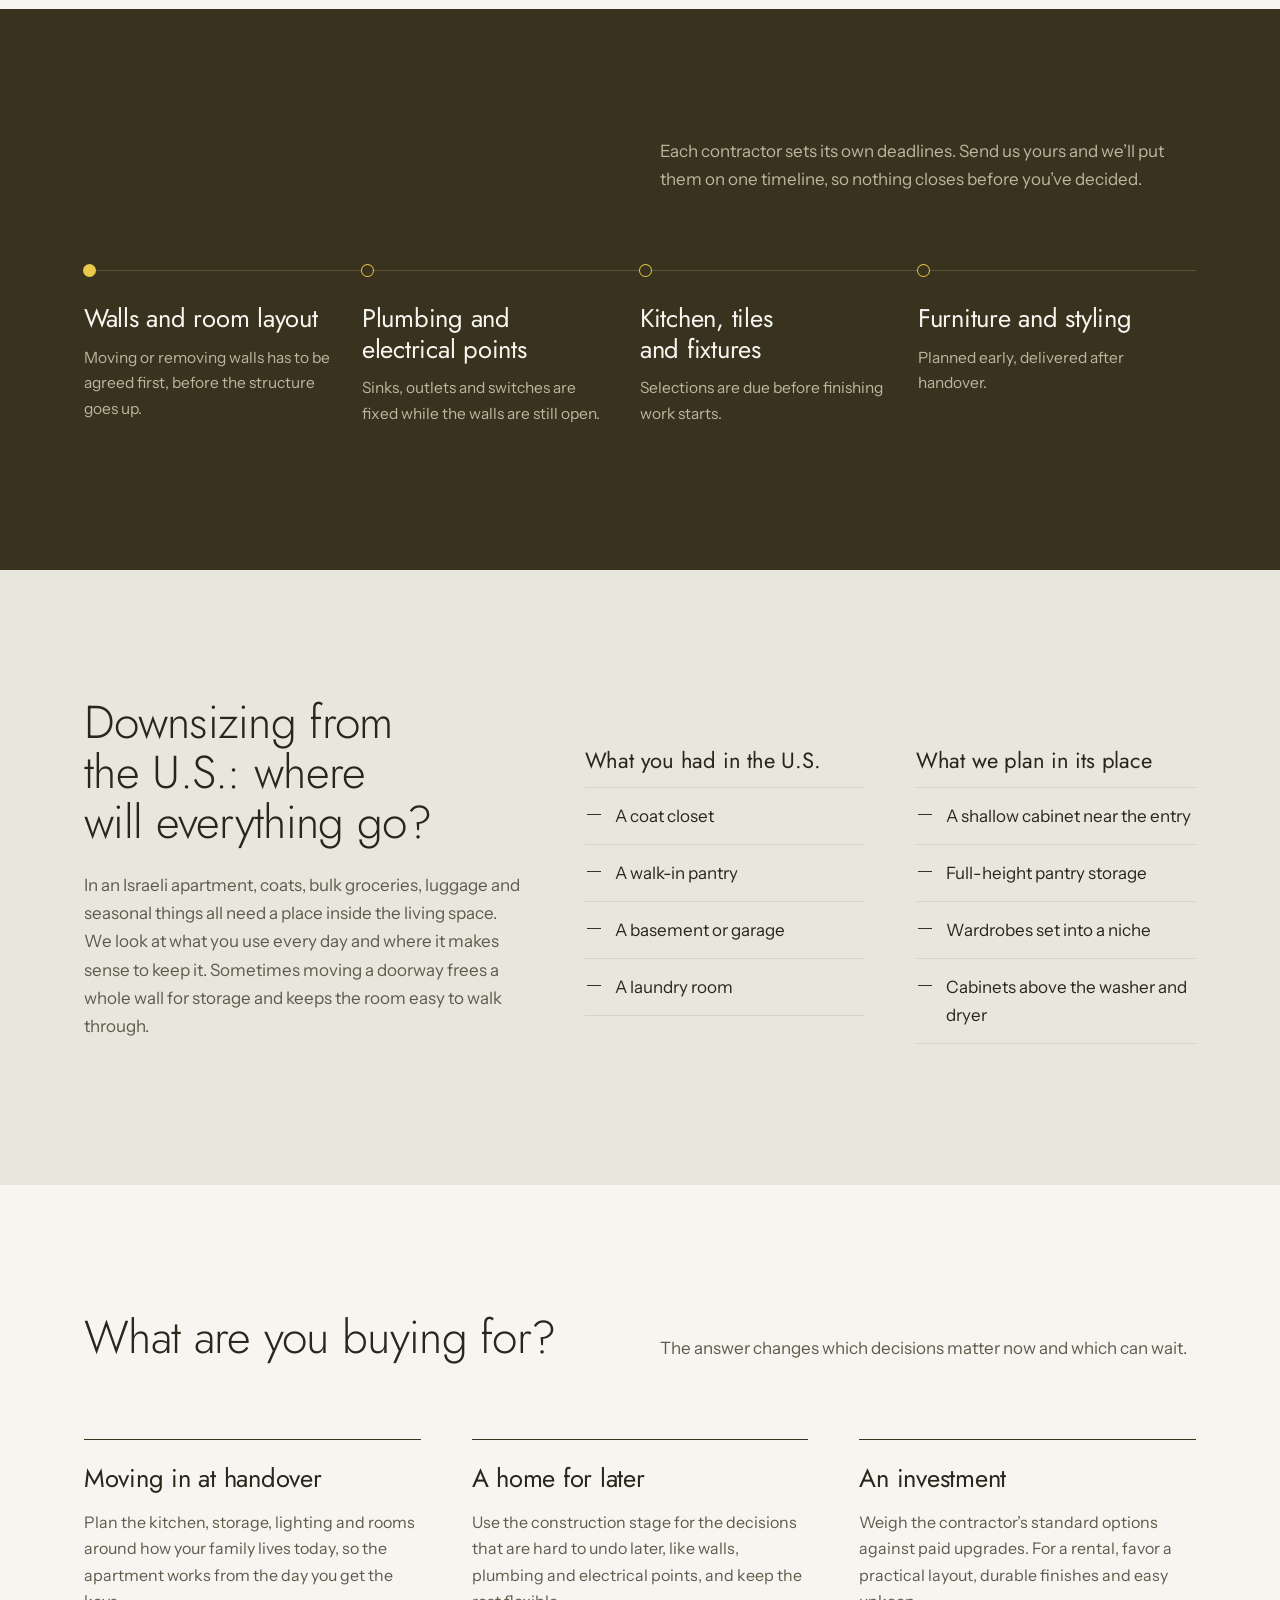
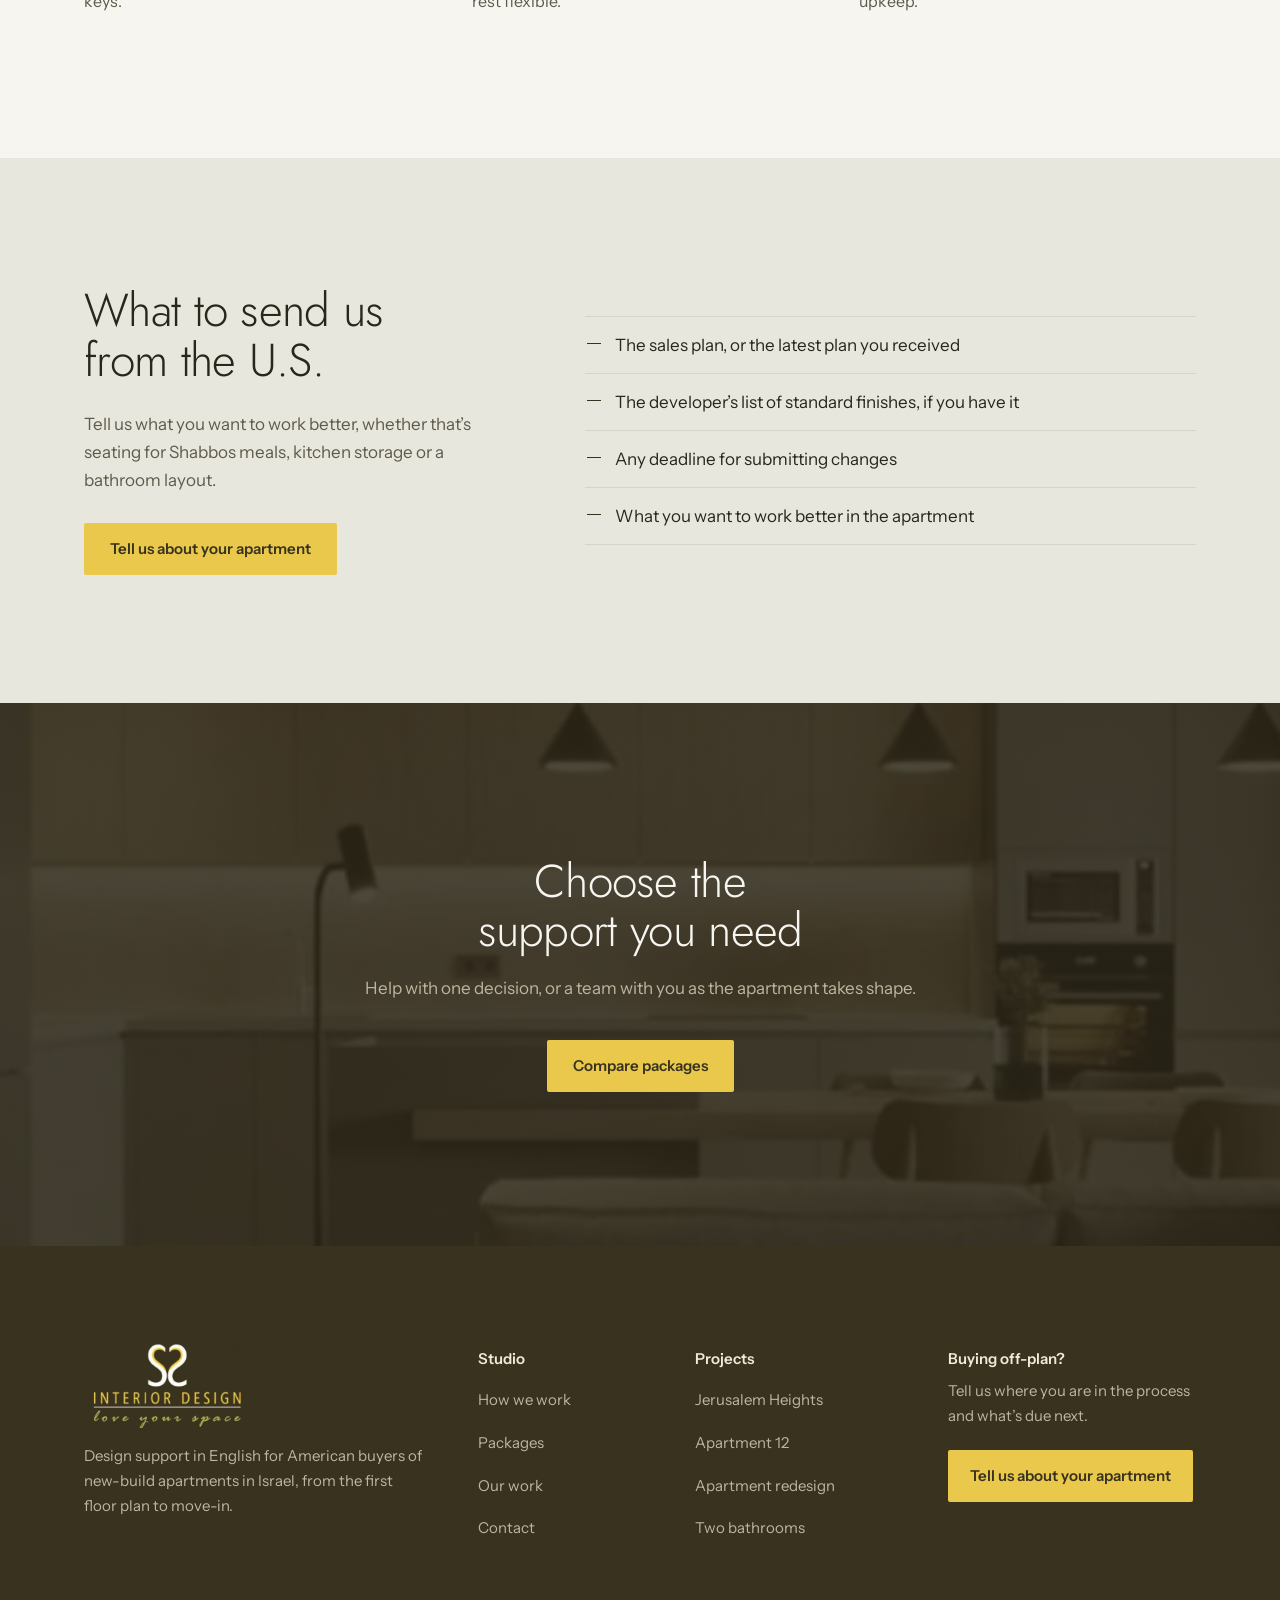
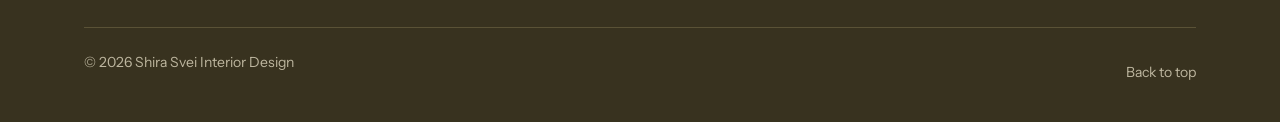
<file: site/process.html>
<!doctype html>
<html lang="en">
<head>
<meta charset="utf-8">
<meta name="viewport" content="width=device-width, initial-scale=1">
<title>How we work | Shira Svei Interior Design</title>
<meta name="description" content="How we support buyers of new-build apartments in Israel, from the prospectus to move-in.">
<meta name="theme-color" content="#38321f">
<meta property="og:title" content="How we work | Shira Svei Interior Design">
<meta property="og:description" content="How we support buyers of new-build apartments in Israel, from the prospectus to move-in.">
<link rel="icon" type="image/png" href="img/favicon.png">
<link rel="apple-touch-icon" href="img/apple-touch-icon.png">
<link rel="canonical" href="https://zevisvei.github.io/shira-svei-interior-design/process.html">
<meta property="og:url" content="https://zevisvei.github.io/shira-svei-interior-design/process.html">
<meta property="og:image" content="https://zevisvei.github.io/shira-svei-interior-design/img/open-living.webp">
<link rel="preconnect" href="https://fonts.googleapis.com">
<link rel="preconnect" href="https://fonts.gstatic.com" crossorigin>
<link href="https://fonts.googleapis.com/css2?family=Jost:wght@200;300;400&family=Instrument+Sans:wght@400;500;600&display=swap" rel="stylesheet">
<link rel="stylesheet" href="css/site.css">
<script>if(!matchMedia('(prefers-reduced-motion: reduce)').matches)document.documentElement.classList.add('js-reveal')</script>
</head>
<body>
<a class="skip" href="#main">Skip to content</a>
<header class="top">
  <div class="wrap">
    <a class="brand" href="index.html" aria-label="Shira Svei Interior Design, home">
      <img src="img/logo.png" alt="Shira Svei Interior Design: love your space" width="936" height="460">
    </a>
    <nav class="nav" aria-label="Main">
      <button class="menu-btn" type="button" aria-expanded="false" aria-controls="menu">Menu</button>
      <ul id="menu"><li><a href="index.html">Home</a></li><li><a href="process.html" aria-current="page">How we work</a></li><li><a href="work.html">Our work</a></li><li><a href="packages.html">Packages</a></li><li><a class="nav-cta" href="contact.html">Let’s talk</a></li></ul>
    </nav>
  </div>
</header>
<main id="main">
<section class="page-hero dark has-photo">
  <div class="wrap">
    <div class="copy enter">
      <h1>From sales plan to building plans</h1>
      <p class="lede">We work with buyers purchasing apartments on paper from Israeli contractors. Start while you’re still reviewing a sales plan, or after you’ve signed while changes are still possible. Send us the plan and your deadlines, and we’ll go through them together in English.</p>
    </div>
    <div class="hero-photo">
      <img class="reveal" data-parallax src="img/entry.webp" alt="Quiet neutral hallway with a dark wood door and recessed lighting" width="816" height="1210" fetchpriority="high">
    </div>
  </div>
</section>

<section class="section">
  <div class="wrap">
    <div class="section-head">
      <h2>Where we join you</h2>
      <p>Four points in an off-plan purchase where a decision is due. Each one closes for good once the contractor moves on.</p>
    </div>
    <ol class="rail">
      <li><span class="n">1</span><span class="t">Before you commit</span><h3>Review the prospectus</h3><p>We check the dimensions and draw furniture to scale, so you can see how the rooms, storage and clearances work before you choose the apartment.</p><p class="gets"><b>You get</b>A marked-up plan with your furniture drawn to scale, and the changes worth raising.</p></li>
      <li><span class="n">2</span><span class="t">After you’ve chosen</span><h3>Adapt the layout</h3><p>We explore changes that fit the apartment to you, prepare the drawings and bring your requests to the contractor’s team.</p><p class="gets"><b>You get</b>Change drawings and a clear request list for the contractor’s team.</p></li>
      <li><span class="n">3</span><span class="t">When selections are due</span><h3>Choose the details</h3><p>Tiles, kitchen design, air conditioning, doors and fixtures, with views of how your choices look in your own layout.</p><p class="gets"><b>You get</b>A selections list for tiles, sanitaryware and fixtures, with renderings of your rooms.</p></li>
      <li><span class="n">4</span><span class="t">Getting ready to move in</span><h3>Furnish and style</h3><p>We plan the furniture, source the pieces and add textiles, lighting, art and accessories, so the apartment is ready to live in.</p><p class="gets"><b>You get</b>A furniture plan, sourcing list and custom cabinetry drawings, then a styled home.</p></li>
    </ol>
    <p class="aside-line">At every stage we explain the choices and deadlines in English, and act as your contact with the Israeli project team.</p>
  </div>
</section>

<section class="section dark">
  <div class="wrap">
    <div class="section-head">
      <h2>Changes close in this order</h2>
      <p>Each contractor sets its own deadlines. Send us yours and we’ll put them on one timeline, so nothing closes before you’ve decided.</p>
    </div>
    <ol class="closes">
      <li><h3>Walls and room layout</h3><p>Moving or removing walls has to be agreed first, before the structure goes up.</p></li>
      <li><h3>Plumbing and electrical points</h3><p>Sinks, outlets and switches are fixed while the walls are still open.</p></li>
      <li><h3>Kitchen, tiles and fixtures</h3><p>Selections are due before finishing work starts.</p></li>
      <li><h3>Furniture and styling</h3><p>Planned early, delivered after handover.</p></li>
    </ol>
  </div>
</section>

<section class="section stone">
  <div class="wrap split">
    <div>
      <h2>Downsizing from the U.S.: where will everything go?</h2>
      <p style="margin-top:24px" class="muted">In an Israeli apartment, coats, bulk groceries, luggage and seasonal things all need a place inside the living space. We look at what you use every day and where it makes sense to keep it. Sometimes moving a doorway frees a whole wall for storage and keeps the room easy to walk through.</p>
    </div>
    <div class="compare-us">
      <div>
        <h3>What you had in the U.S.</h3>
        <ul class="ticks"><li>A coat closet</li><li>A walk-in pantry</li><li>A basement or garage</li><li>A laundry room</li></ul>
      </div>
      <div>
        <h3>What we plan in its place</h3>
        <ul class="ticks"><li>A shallow cabinet near the entry</li><li>Full-height pantry storage</li><li>Wardrobes set into a niche</li><li>Cabinets above the washer and dryer</li></ul>
      </div>
    </div>
  </div>
</section>

<section class="section">
  <div class="wrap">
    <div class="section-head">
      <h2>What are you buying for?</h2>
      <p>The answer changes which decisions matter now and which can wait.</p>
    </div>
    <div class="options">
      <article><h3>Moving in at handover</h3><p>Plan the kitchen, storage, lighting and rooms around how your family lives today, so the apartment works from the day you get the keys.</p></article>
      <article><h3>A home for later</h3><p>Use the construction stage for the decisions that are hard to undo later, like walls, plumbing and electrical points, and keep the rest flexible.</p></article>
      <article><h3>An investment</h3><p>Weigh the contractor’s standard options against paid upgrades. For a rental, favor a practical layout, durable finishes and easy upkeep.</p></article>
    </div>
  </div>
</section>

<section class="section stone">
  <div class="wrap split">
    <div>
      <h2>What to send us from the U.S.</h2>
      <p style="margin-top:24px" class="muted">Tell us what you want to work better, whether that’s seating for Shabbos meals, kitchen storage or a bathroom layout.</p>
      <a class="btn btn-brass" style="margin-top:12px" href="contact.html">Tell us about your apartment</a>
    </div>
    <ul class="ticks">
      <li>The sales plan, or the latest plan you received</li>
      <li>The developer’s list of standard finishes, if you have it</li>
      <li>Any deadline for submitting changes</li>
      <li>What you want to work better in the apartment</li>
    </ul>
  </div>
</section>
<section class="cta dark">
  <div class="wrap">
    <h2>Choose the support you need</h2>
    <p>Help with one decision, or a team with you as the apartment takes shape.</p>
    <a class="btn btn-brass" href="packages.html">Compare packages</a>
  </div>
</section>
</main>
<footer class="site-foot dark">
  <div class="wrap foot-grid">
    <div class="foot-brand">
      <img src="img/logo.png" alt="Shira Svei Interior Design" width="936" height="460" loading="lazy">
      <p>Design support in English for American buyers of new-build apartments in Israel, from the first floor plan to move-in.</p>
    </div>
    <nav class="foot-col" aria-labelledby="foot-studio">
      <h2 id="foot-studio">Studio</h2>
      <a href="process.html">How we work</a>
      <a href="packages.html">Packages</a>
      <a href="work.html">Our work</a>
      <a href="contact.html">Contact</a>
    </nav>
    <nav class="foot-col" aria-labelledby="foot-projects">
      <h2 id="foot-projects">Projects</h2>
      <a href="projects/jerusalem-heights.html">Jerusalem Heights</a>
      <a href="projects/furniture-study.html">Apartment 12</a>
      <a href="projects/apartment-layout.html">Apartment redesign</a>
      <a href="projects/bathrooms.html">Two bathrooms</a>
    </nav>
    <div class="foot-col foot-start">
      <h2>Buying off-plan?</h2>
      <p>Tell us where you are in the process and what’s due next.</p>
      <a class="btn btn-brass" href="contact.html">Tell us about your apartment</a>
    </div>
  </div>
  <div class="wrap foot-base">
    <span>© 2026 Shira Svei Interior Design</span>
    <a href="#main">Back to top</a>
  </div>
</footer>
<script src="js/site.js"></script>
</body>
</html>
</file>
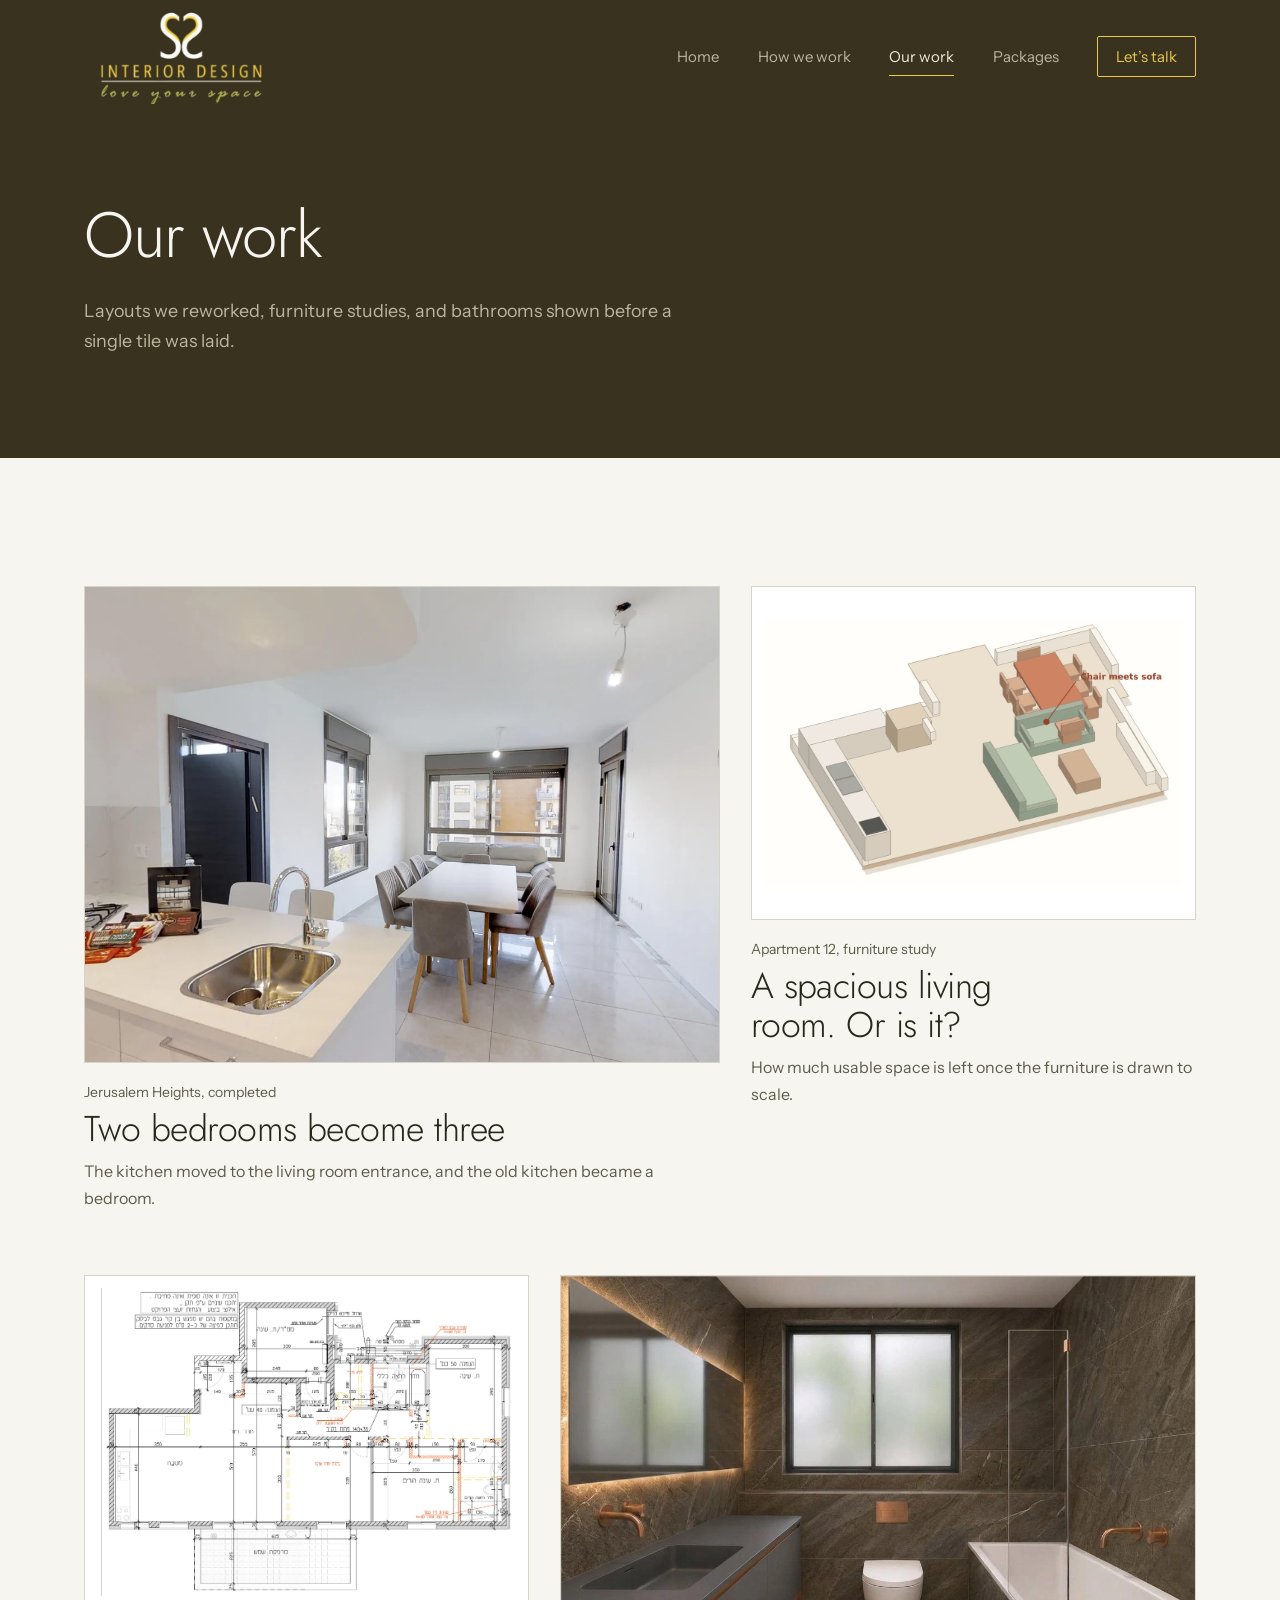
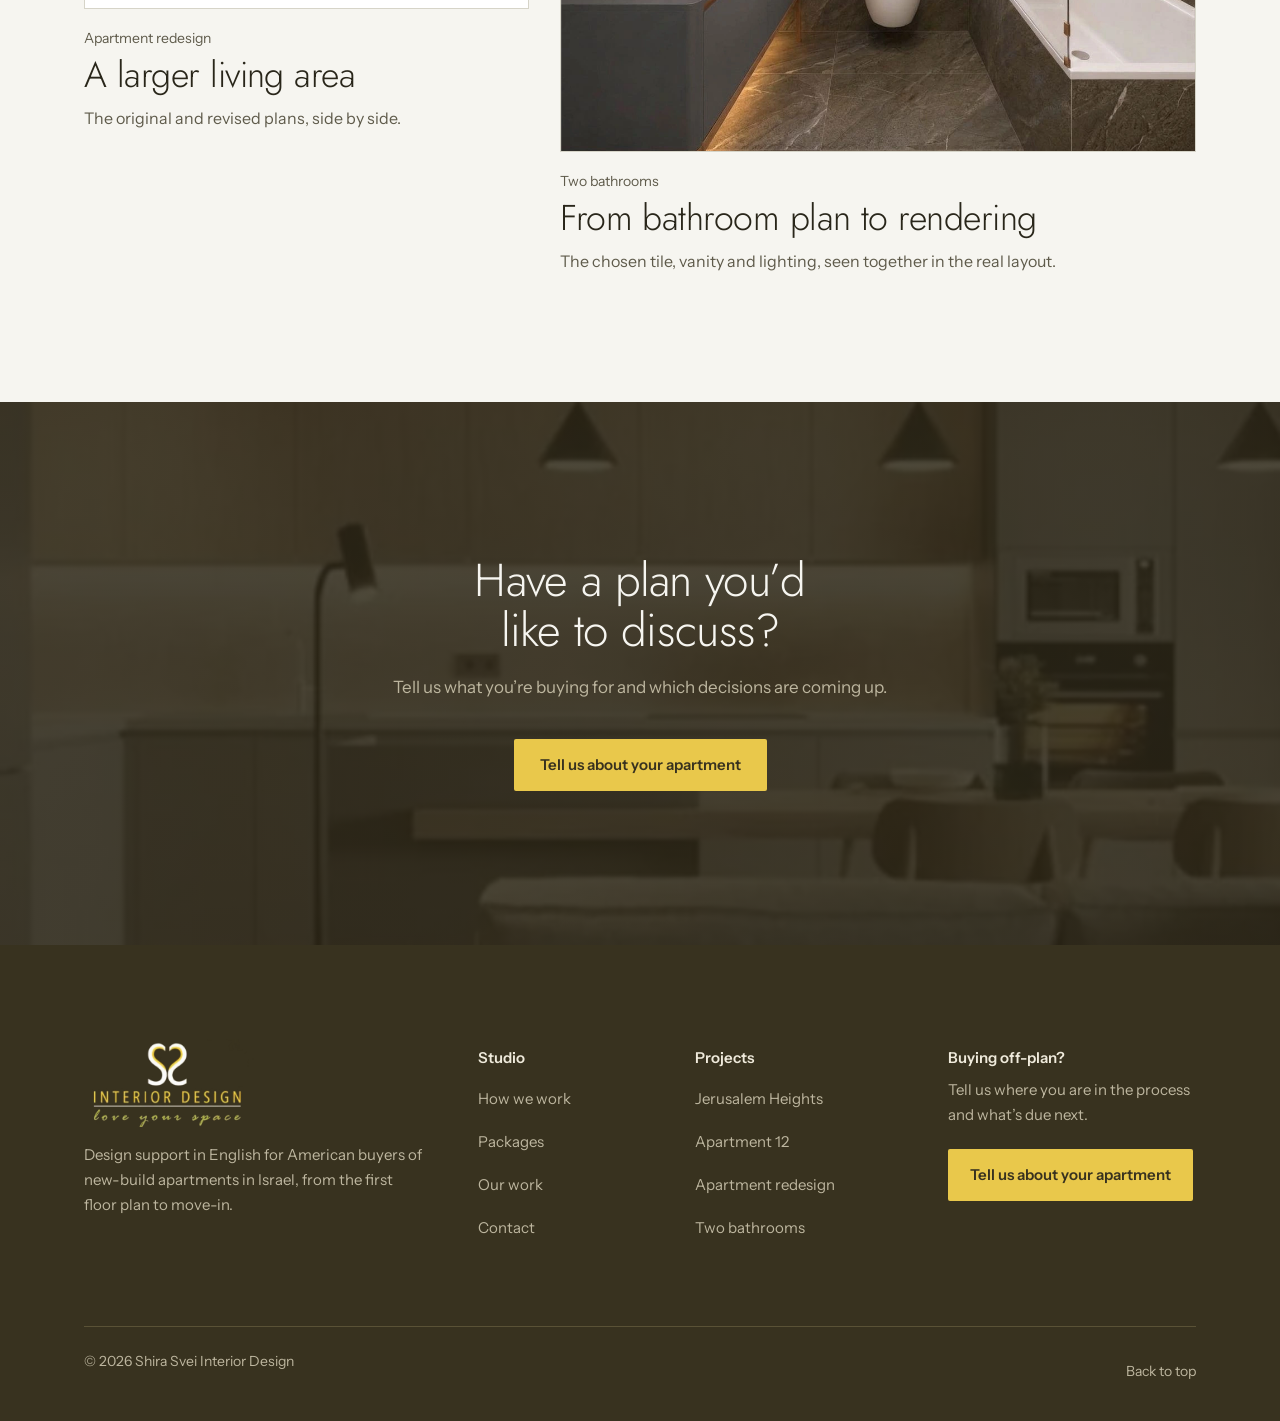
<file: site/work.html>
<!doctype html>
<html lang="en">
<head>
<meta charset="utf-8">
<meta name="viewport" content="width=device-width, initial-scale=1">
<title>Our work | Shira Svei Interior Design</title>
<meta name="description" content="Apartment layouts, furniture studies and bathroom renderings for new-build apartments in Israel.">
<meta name="theme-color" content="#38321f">
<meta property="og:title" content="Our work | Shira Svei Interior Design">
<meta property="og:description" content="Apartment layouts, furniture studies and bathroom renderings for new-build apartments in Israel.">
<link rel="icon" type="image/png" href="img/favicon.png">
<link rel="apple-touch-icon" href="img/apple-touch-icon.png">
<link rel="canonical" href="https://zevisvei.github.io/shira-svei-interior-design/work.html">
<meta property="og:url" content="https://zevisvei.github.io/shira-svei-interior-design/work.html">
<meta property="og:image" content="https://zevisvei.github.io/shira-svei-interior-design/img/open-living.webp">
<link rel="preconnect" href="https://fonts.googleapis.com">
<link rel="preconnect" href="https://fonts.gstatic.com" crossorigin>
<link href="https://fonts.googleapis.com/css2?family=Jost:wght@200;300;400&family=Instrument+Sans:wght@400;500;600&display=swap" rel="stylesheet">
<link rel="stylesheet" href="css/site.css">
<script>if(!matchMedia('(prefers-reduced-motion: reduce)').matches)document.documentElement.classList.add('js-reveal')</script>
</head>
<body>
<a class="skip" href="#main">Skip to content</a>
<header class="top">
  <div class="wrap">
    <a class="brand" href="index.html" aria-label="Shira Svei Interior Design, home">
      <img src="img/logo.png" alt="Shira Svei Interior Design: love your space" width="936" height="460">
    </a>
    <nav class="nav" aria-label="Main">
      <button class="menu-btn" type="button" aria-expanded="false" aria-controls="menu">Menu</button>
      <ul id="menu"><li><a href="index.html">Home</a></li><li><a href="process.html">How we work</a></li><li><a href="work.html" aria-current="page">Our work</a></li><li><a href="packages.html">Packages</a></li><li><a class="nav-cta" href="contact.html">Let’s talk</a></li></ul>
    </nav>
  </div>
</header>
<main id="main">
<section class="page-hero dark">
  <div class="wrap">
    <div class="copy enter">
      <h1>Our work</h1>
      <p class="lede">Layouts we reworked, furniture studies, and bathrooms shown before a single tile was laid.</p>
    </div>
  </div>
</section>
<section class="section">
  <div class="wrap work-grid">
<a href="projects/jerusalem-heights.html"><div class="img"><img class="reveal" src="img/jh-hero.webp" alt="Open white kitchen looking across to the dining table" loading="lazy" style="view-transition-name:p-jerusalem-heights"></div><span class="kind">Jerusalem Heights, completed</span><h2>Two bedrooms become three</h2><p>The kitchen moved to the living room entrance, and the old kitchen became a bedroom.</p></a><a href="projects/furniture-study.html"><div class="img plan"><img class="reveal" src="img/furniture-2-scaled.webp" alt="3D cutaway with furniture drawn to scale" loading="lazy" style="view-transition-name:p-furniture-study"></div><span class="kind">Apartment 12, furniture study</span><h2>A spacious living room. Or is it?</h2><p>How much usable space is left once the furniture is drawn to scale.</p></a><a href="projects/apartment-layout.html"><div class="img plan"><img class="reveal" src="img/apartment-revised-sm.webp" alt="Revised apartment floor plan" loading="lazy" style="view-transition-name:p-apartment-layout"></div><span class="kind">Apartment redesign</span><h2>A larger living area</h2><p>The original and revised plans, side by side.</p></a><a href="projects/bathrooms.html"><div class="img"><img class="reveal" src="img/tub-render-updated.webp" alt="Rendering of a dark stone bathroom with a white tub" loading="lazy" style="view-transition-name:p-bathrooms"></div><span class="kind">Two bathrooms</span><h2>From bathroom plan to rendering</h2><p>The chosen tile, vanity and lighting, seen together in the real layout.</p></a>
  </div>
</section>
<section class="cta dark">
  <div class="wrap">
    <h2>Have a plan you’d like to discuss?</h2>
    <p>Tell us what you’re buying for and which decisions are coming up.</p>
    <a class="btn btn-brass" href="contact.html">Tell us about your apartment</a>
  </div>
</section>
</main>
<footer class="site-foot dark">
  <div class="wrap foot-grid">
    <div class="foot-brand">
      <img src="img/logo.png" alt="Shira Svei Interior Design" width="936" height="460" loading="lazy">
      <p>Design support in English for American buyers of new-build apartments in Israel, from the first floor plan to move-in.</p>
    </div>
    <nav class="foot-col" aria-labelledby="foot-studio">
      <h2 id="foot-studio">Studio</h2>
      <a href="process.html">How we work</a>
      <a href="packages.html">Packages</a>
      <a href="work.html">Our work</a>
      <a href="contact.html">Contact</a>
    </nav>
    <nav class="foot-col" aria-labelledby="foot-projects">
      <h2 id="foot-projects">Projects</h2>
      <a href="projects/jerusalem-heights.html">Jerusalem Heights</a>
      <a href="projects/furniture-study.html">Apartment 12</a>
      <a href="projects/apartment-layout.html">Apartment redesign</a>
      <a href="projects/bathrooms.html">Two bathrooms</a>
    </nav>
    <div class="foot-col foot-start">
      <h2>Buying off-plan?</h2>
      <p>Tell us where you are in the process and what’s due next.</p>
      <a class="btn btn-brass" href="contact.html">Tell us about your apartment</a>
    </div>
  </div>
  <div class="wrap foot-base">
    <span>© 2026 Shira Svei Interior Design</span>
    <a href="#main">Back to top</a>
  </div>
</footer>
<script src="js/site.js"></script>
</body>
</html>
</file>
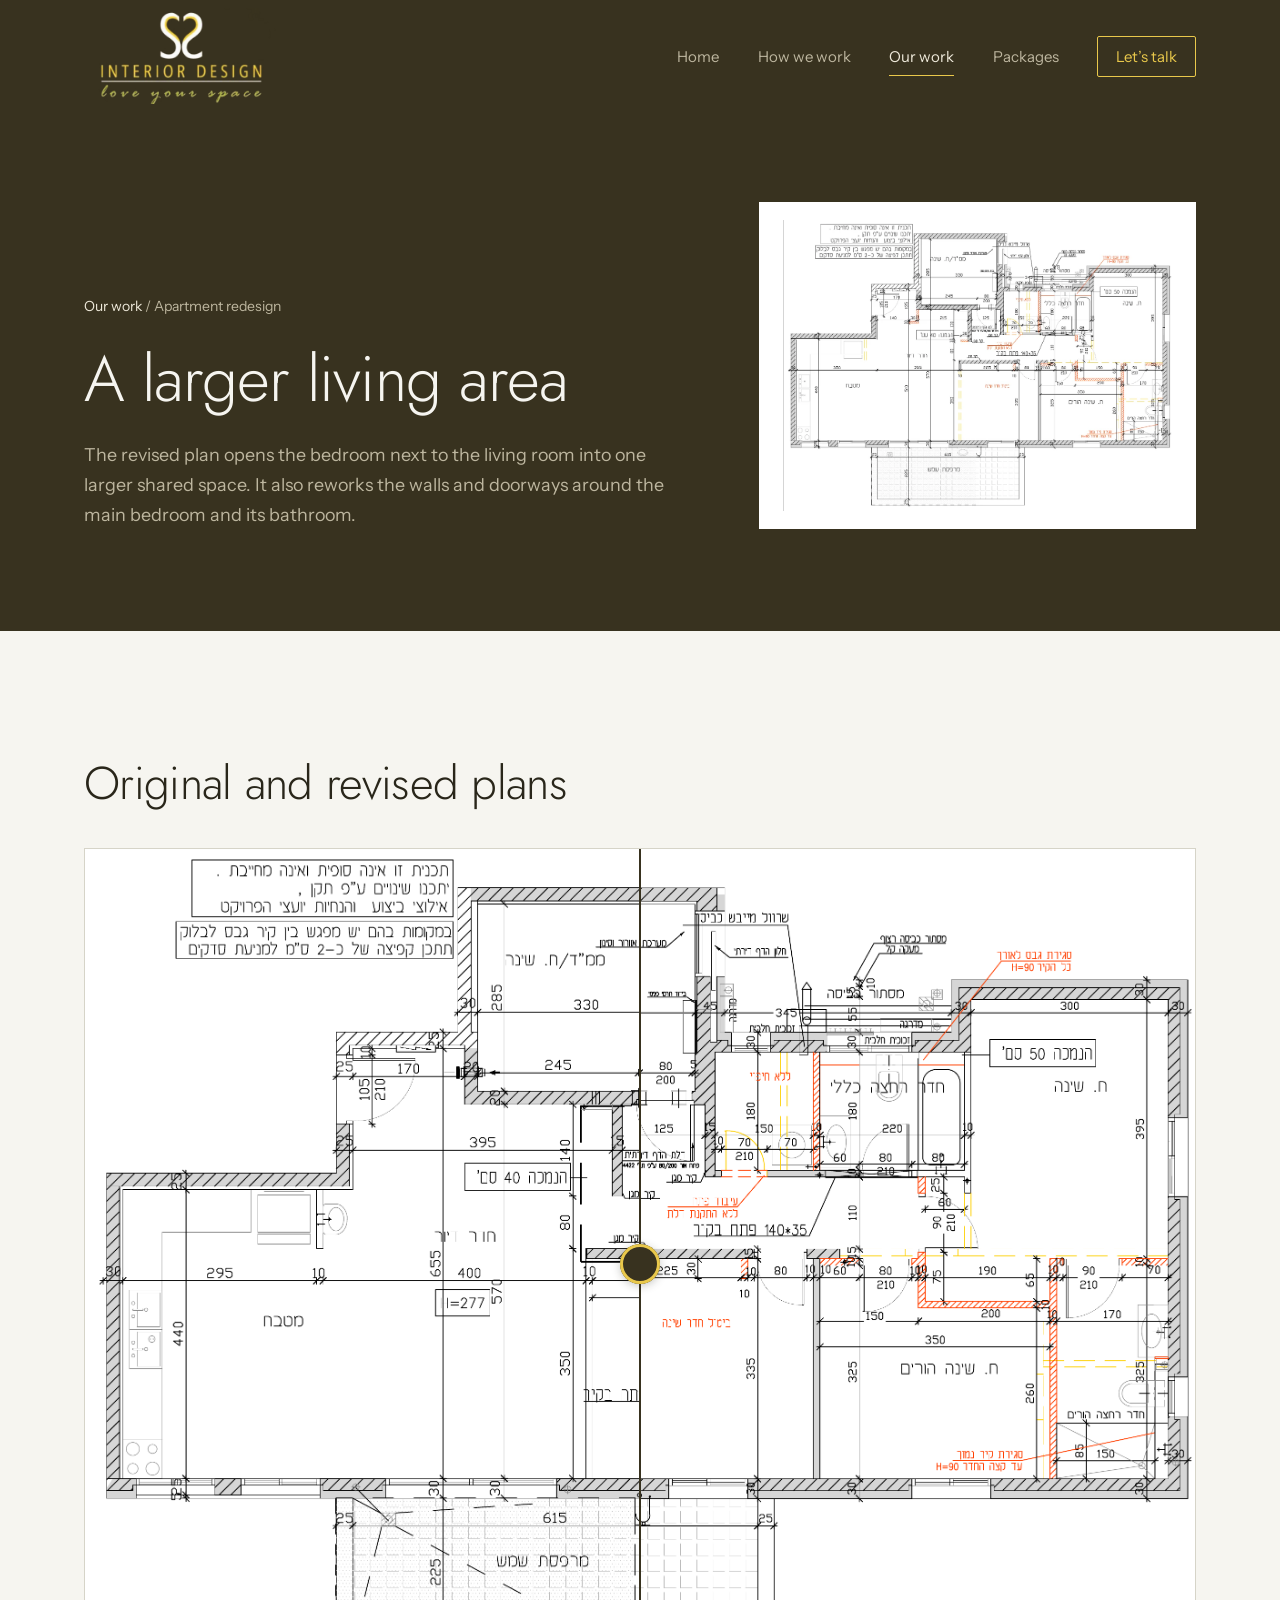
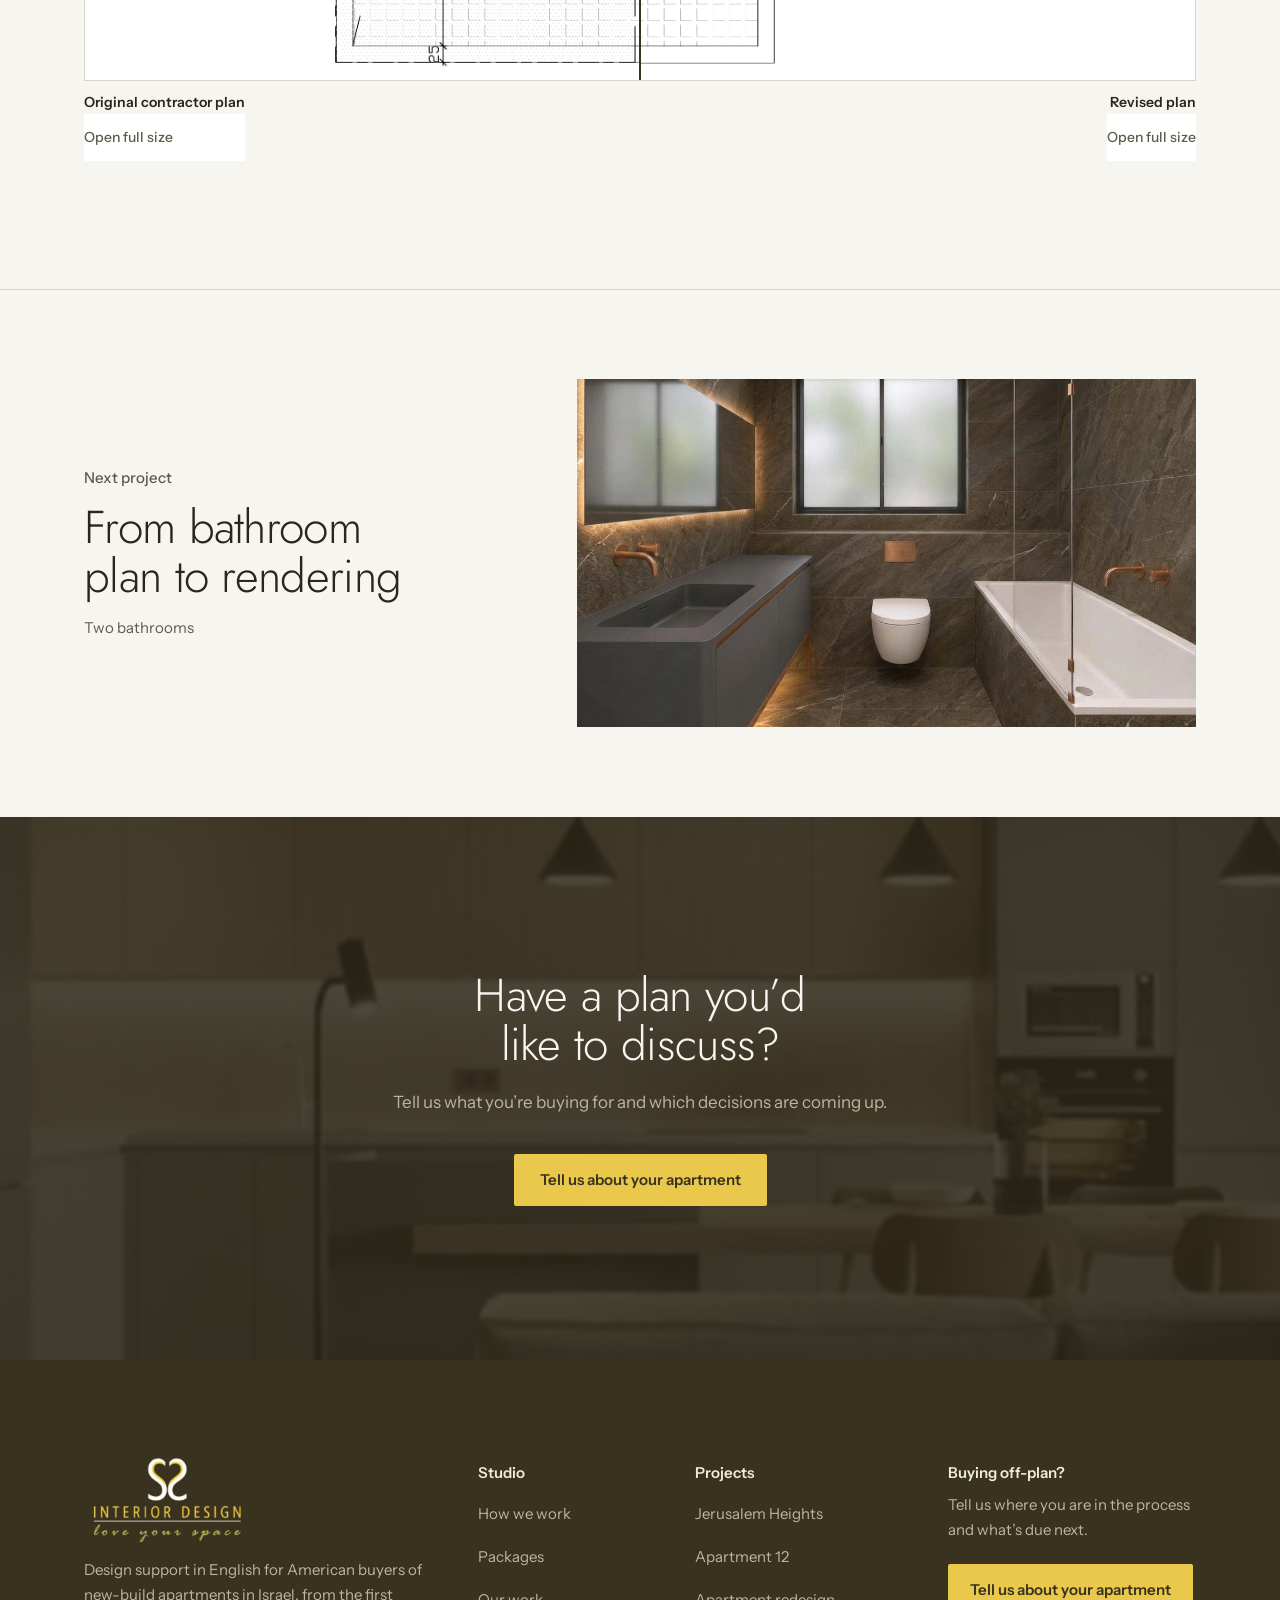
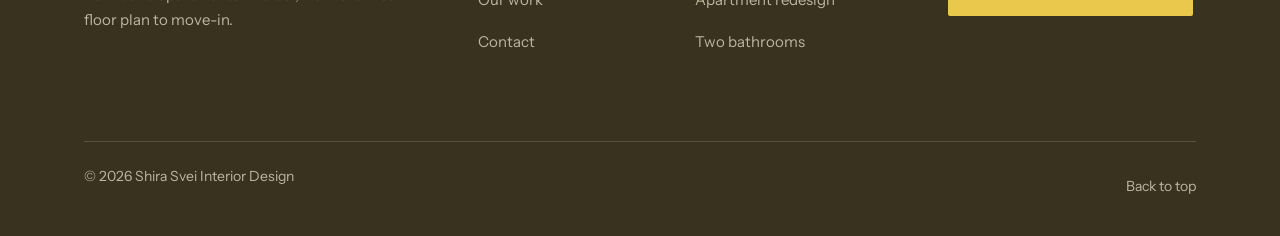
<file: site/projects/apartment-layout.html>
<!doctype html>
<html lang="en">
<head>
<meta charset="utf-8">
<meta name="viewport" content="width=device-width, initial-scale=1">
<title>Apartment redesign | Shira Svei Interior Design</title>
<meta name="description" content="Original and revised plans of a new-build apartment with a larger living area.">
<meta name="theme-color" content="#38321f">
<meta property="og:title" content="Apartment redesign | Shira Svei Interior Design">
<meta property="og:description" content="Original and revised plans of a new-build apartment with a larger living area.">
<link rel="icon" type="image/png" href="../img/favicon.png">
<link rel="apple-touch-icon" href="../img/apple-touch-icon.png">
<link rel="canonical" href="https://zevisvei.github.io/shira-svei-interior-design/projects/apartment-layout.html">
<meta property="og:url" content="https://zevisvei.github.io/shira-svei-interior-design/projects/apartment-layout.html">
<meta property="og:image" content="https://zevisvei.github.io/shira-svei-interior-design/img/open-living.webp">
<link rel="preconnect" href="https://fonts.googleapis.com">
<link rel="preconnect" href="https://fonts.gstatic.com" crossorigin>
<link href="https://fonts.googleapis.com/css2?family=Jost:wght@200;300;400&family=Instrument+Sans:wght@400;500;600&display=swap" rel="stylesheet">
<link rel="stylesheet" href="../css/site.css">
<script>if(!matchMedia('(prefers-reduced-motion: reduce)').matches)document.documentElement.classList.add('js-reveal')</script>
</head>
<body>
<a class="skip" href="#main">Skip to content</a>
<header class="top">
  <div class="wrap">
    <a class="brand" href="../index.html" aria-label="Shira Svei Interior Design, home">
      <img src="../img/logo.png" alt="Shira Svei Interior Design: love your space" width="936" height="460">
    </a>
    <nav class="nav" aria-label="Main">
      <button class="menu-btn" type="button" aria-expanded="false" aria-controls="menu">Menu</button>
      <ul id="menu"><li><a href="../index.html">Home</a></li><li><a href="../process.html">How we work</a></li><li><a href="../work.html" aria-current="page">Our work</a></li><li><a href="../packages.html">Packages</a></li><li><a class="nav-cta" href="../contact.html">Let’s talk</a></li></ul>
    </nav>
  </div>
</header>
<main id="main">
<section class="page-hero dark">
  <div class="wrap">
    <div class="copy enter">
      <p class="crumb"><a href="../work.html">Our work</a> / Apartment redesign</p>
      <h1>A larger living area</h1>
      <p class="lede">The revised plan opens the bedroom next to the living room into one larger shared space. It also reworks the walls and doorways around the main bedroom and its bathroom.</p>
    </div>
    <div class="hero-visual plan"><img src="../img/apartment-revised-sm.webp" alt="Revised apartment floor plan" width="1000" height="749" fetchpriority="high" style="view-transition-name:p-apartment-layout"></div>
  </div>
</section>

<section class="proj-body">
  <div class="wrap">
    <h2>Original and revised plans</h2>
    <div class="compare" style="aspect-ratio:2439/1827">
  <img src="../img/apartment-original.webp" alt="Original floor plan with an enclosed bedroom beside the living area">
  <div class="after"><img src="../img/apartment-revised.webp" alt="Revised floor plan with the bedroom wall removed and changes around the main bedroom and bathroom"></div>
  <div class="handle"></div>
  <input type="range" min="0" max="100" value="50" aria-label="Compare the original plan with the revised plan">
</div>
    <div class="compare-labels"><span><b>Original contractor plan</b><a class="zoom link" href="../img/apartment-original.webp">Open full size</a></span><span style="text-align:right"><b>Revised plan</b><a class="zoom link" href="../img/apartment-revised.webp">Open full size</a></span></div>
  </div>
</section>
<section class="next-proj">
  <div class="wrap">
    <a href="bathrooms.html">
      <span class="next-copy"><span class="next-label">Next project</span><span class="next-title">From bathroom plan to rendering</span><span class="next-kind">Two bathrooms</span></span>
      <span class="next-img"><img src="../img/tub-render-updated.webp" alt="Rendering of a dark stone bathroom with a white tub" loading="lazy" style="view-transition-name:p-bathrooms"></span>
    </a>
  </div>
</section>
<section class="cta dark">
  <div class="wrap">
    <h2>Have a plan you’d like to discuss?</h2>
    <p>Tell us what you’re buying for and which decisions are coming up.</p>
    <a class="btn btn-brass" href="../contact.html">Tell us about your apartment</a>
  </div>
</section>
</main>
<footer class="site-foot dark">
  <div class="wrap foot-grid">
    <div class="foot-brand">
      <img src="../img/logo.png" alt="Shira Svei Interior Design" width="936" height="460" loading="lazy">
      <p>Design support in English for American buyers of new-build apartments in Israel, from the first floor plan to move-in.</p>
    </div>
    <nav class="foot-col" aria-labelledby="foot-studio">
      <h2 id="foot-studio">Studio</h2>
      <a href="../process.html">How we work</a>
      <a href="../packages.html">Packages</a>
      <a href="../work.html">Our work</a>
      <a href="../contact.html">Contact</a>
    </nav>
    <nav class="foot-col" aria-labelledby="foot-projects">
      <h2 id="foot-projects">Projects</h2>
      <a href="../projects/jerusalem-heights.html">Jerusalem Heights</a>
      <a href="../projects/furniture-study.html">Apartment 12</a>
      <a href="../projects/apartment-layout.html">Apartment redesign</a>
      <a href="../projects/bathrooms.html">Two bathrooms</a>
    </nav>
    <div class="foot-col foot-start">
      <h2>Buying off-plan?</h2>
      <p>Tell us where you are in the process and what’s due next.</p>
      <a class="btn btn-brass" href="../contact.html">Tell us about your apartment</a>
    </div>
  </div>
  <div class="wrap foot-base">
    <span>© 2026 Shira Svei Interior Design</span>
    <a href="#main">Back to top</a>
  </div>
</footer>
<script src="../js/site.js"></script>
</body>
</html>
</file>
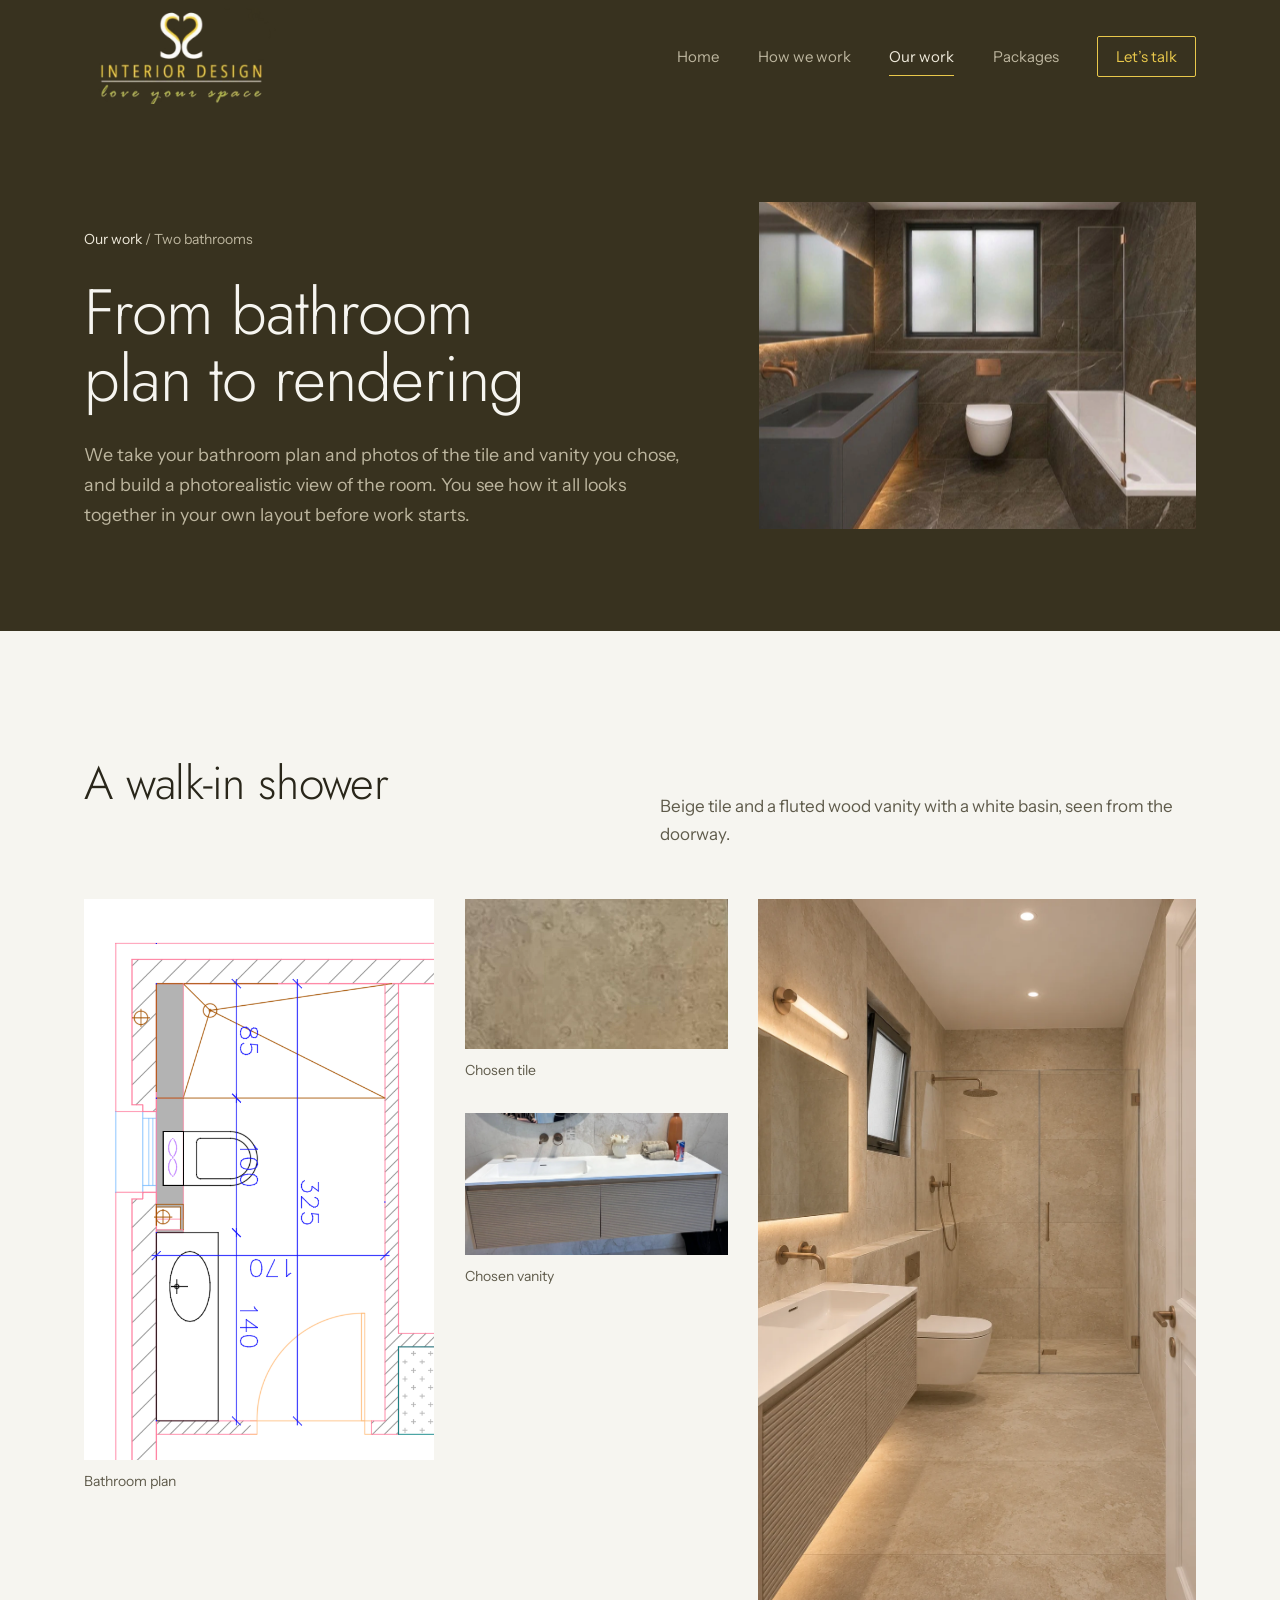
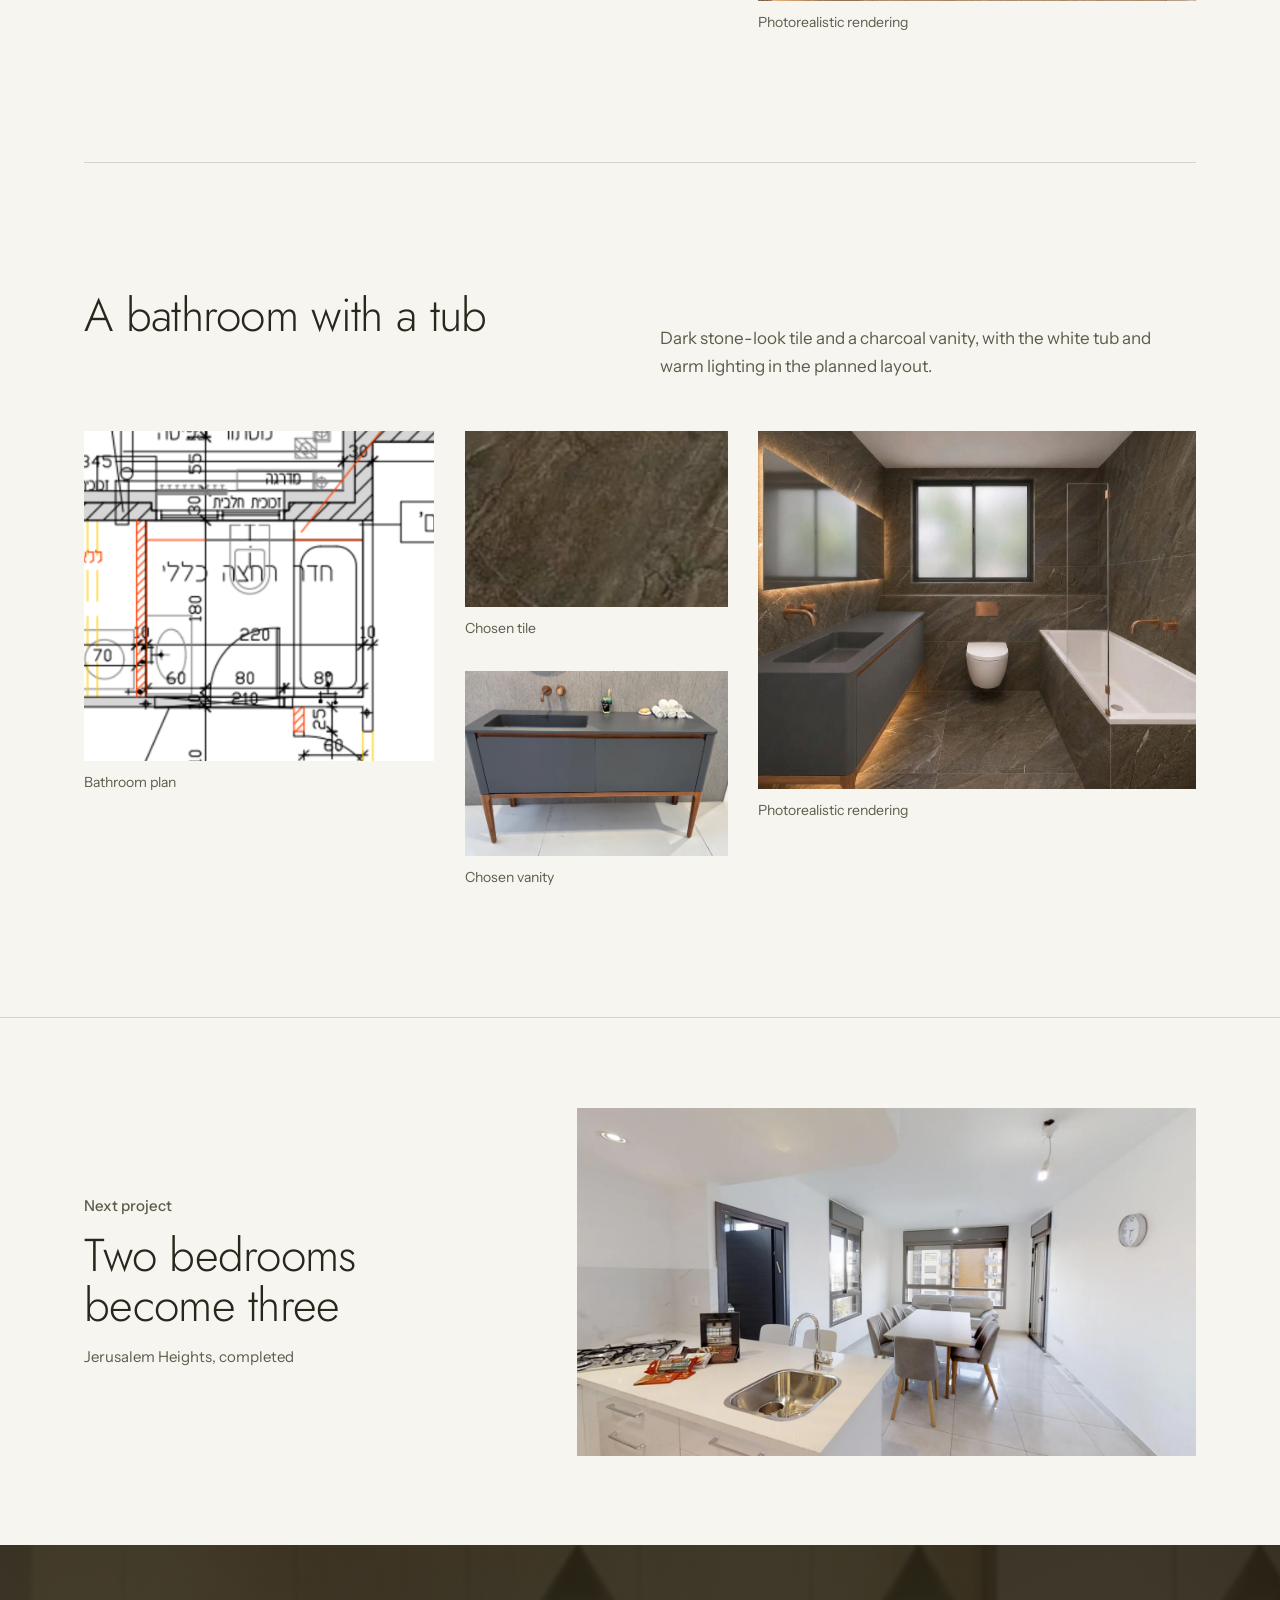
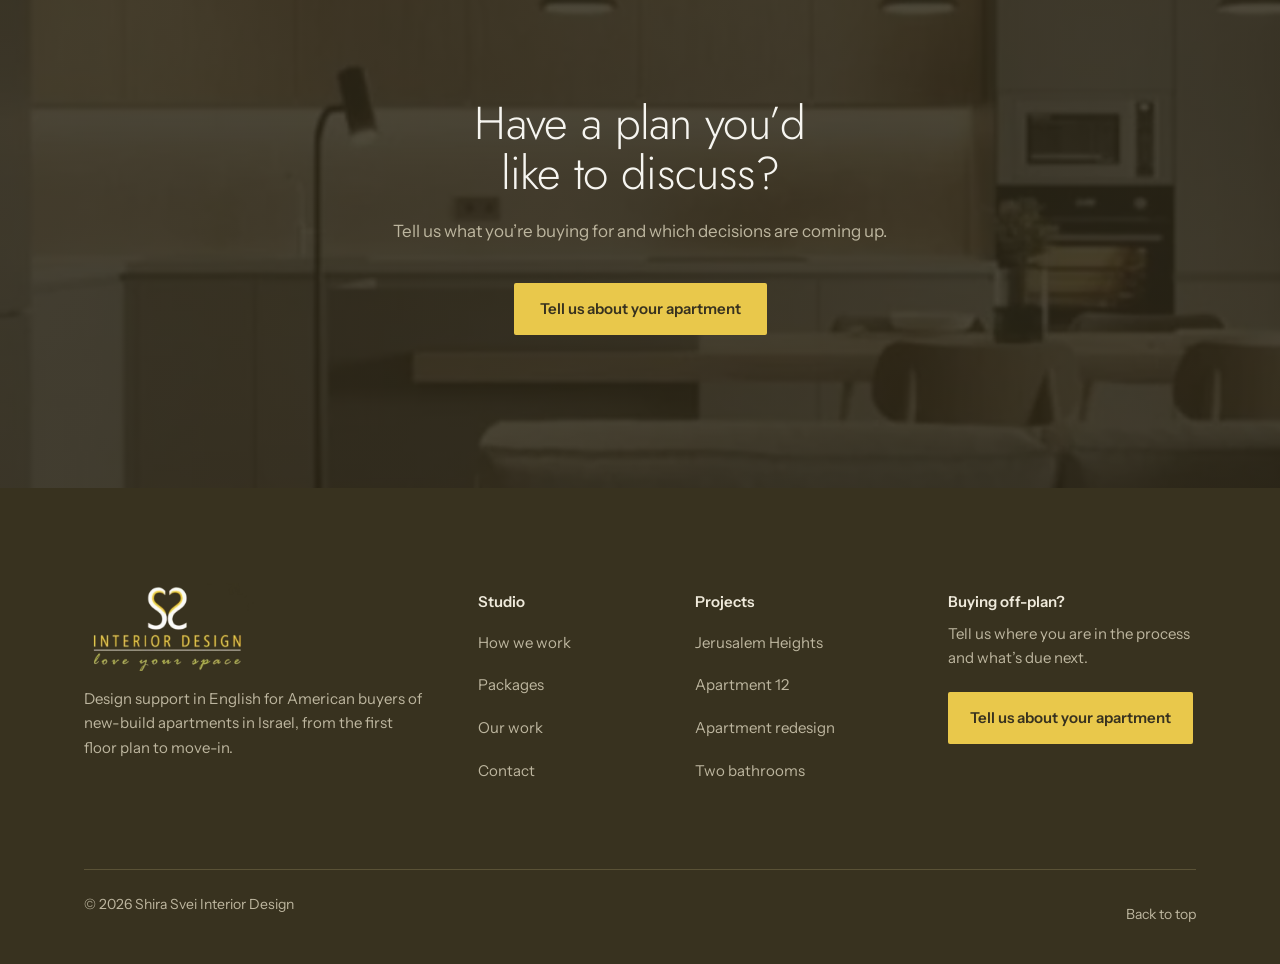
<file: site/projects/bathrooms.html>
<!doctype html>
<html lang="en">
<head>
<meta charset="utf-8">
<meta name="viewport" content="width=device-width, initial-scale=1">
<title>Bathroom renderings | Shira Svei Interior Design</title>
<meta name="description" content="Two bathrooms shown from plan and chosen materials to photorealistic rendering.">
<meta name="theme-color" content="#38321f">
<meta property="og:title" content="Bathroom renderings | Shira Svei Interior Design">
<meta property="og:description" content="Two bathrooms shown from plan and chosen materials to photorealistic rendering.">
<link rel="icon" type="image/png" href="../img/favicon.png">
<link rel="apple-touch-icon" href="../img/apple-touch-icon.png">
<link rel="canonical" href="https://zevisvei.github.io/shira-svei-interior-design/projects/bathrooms.html">
<meta property="og:url" content="https://zevisvei.github.io/shira-svei-interior-design/projects/bathrooms.html">
<meta property="og:image" content="https://zevisvei.github.io/shira-svei-interior-design/img/open-living.webp">
<link rel="preconnect" href="https://fonts.googleapis.com">
<link rel="preconnect" href="https://fonts.gstatic.com" crossorigin>
<link href="https://fonts.googleapis.com/css2?family=Jost:wght@200;300;400&family=Instrument+Sans:wght@400;500;600&display=swap" rel="stylesheet">
<link rel="stylesheet" href="../css/site.css">
<script>if(!matchMedia('(prefers-reduced-motion: reduce)').matches)document.documentElement.classList.add('js-reveal')</script>
</head>
<body>
<a class="skip" href="#main">Skip to content</a>
<header class="top">
  <div class="wrap">
    <a class="brand" href="../index.html" aria-label="Shira Svei Interior Design, home">
      <img src="../img/logo.png" alt="Shira Svei Interior Design: love your space" width="936" height="460">
    </a>
    <nav class="nav" aria-label="Main">
      <button class="menu-btn" type="button" aria-expanded="false" aria-controls="menu">Menu</button>
      <ul id="menu"><li><a href="../index.html">Home</a></li><li><a href="../process.html">How we work</a></li><li><a href="../work.html" aria-current="page">Our work</a></li><li><a href="../packages.html">Packages</a></li><li><a class="nav-cta" href="../contact.html">Let’s talk</a></li></ul>
    </nav>
  </div>
</header>
<main id="main">
<section class="page-hero dark">
  <div class="wrap">
    <div class="copy enter">
      <p class="crumb"><a href="../work.html">Our work</a> / Two bathrooms</p>
      <h1>From bathroom plan to rendering</h1>
      <p class="lede">We take your bathroom plan and photos of the tile and vanity you chose, and build a photorealistic view of the room. You see how it all looks together in your own layout before work starts.</p>
    </div>
    <div class="hero-visual"><img src="../img/tub-render-updated.webp" alt="Rendering of a dark stone bathroom with a white tub" width="1135" height="928" fetchpriority="high" style="view-transition-name:p-bathrooms" data-parallax></div>
  </div>
</section>

<section class="proj-body">
  <div class="wrap">
    <article class="bath" id="walk-in-shower">
      <header><h2>A walk-in shower</h2><p>Beige tile and a fluted wood vanity with a white basin, seen from the doorway.</p></header>
      <div class="selection">
        <figure>
  <a class="zoom" href="../img/shower-plan.webp"><img src="../img/shower-plan.webp" alt="Dimensioned plan of the walk-in shower bathroom" width="606" height="972" loading="lazy"></a>
  <figcaption>Bathroom plan</figcaption>
</figure>
        <div class="materials">
          <figure>
  <a class="zoom" href="../img/shower-tile.webp"><img src="../img/shower-tile.webp" alt="Beige tile chosen for the shower bathroom" width="494" height="283" loading="lazy"></a>
  <figcaption>Chosen tile</figcaption>
</figure>
          <figure>
  <a class="zoom" href="../img/shower-vanity.webp"><img src="../img/shower-vanity.webp" alt="Fluted wood vanity with a white basin" width="1150" height="623" loading="lazy"></a>
  <figcaption>Chosen vanity</figcaption>
</figure>
        </div>
        <figure class="render">
  <a class="zoom" href="../img/shower-render.webp"><img src="../img/shower-render.webp" alt="Rendering of the walk-in shower bathroom from the doorway" width="990" height="1589" loading="lazy"></a>
  <figcaption>Photorealistic rendering</figcaption>
</figure>
      </div>
    </article><article class="bath" id="tub">
      <header><h2>A bathroom with a tub</h2><p>Dark stone-look tile and a charcoal vanity, with the white tub and warm lighting in the planned layout.</p></header>
      <div class="selection">
        <figure>
  <a class="zoom" href="../img/tub-plan.webp"><img src="../img/tub-plan.webp" alt="Dimensioned plan of the bathroom with a tub" width="822" height="776" loading="lazy"></a>
  <figcaption>Bathroom plan</figcaption>
</figure>
        <div class="materials">
          <figure>
  <a class="zoom" href="../img/tub-tile.webp"><img src="../img/tub-tile.webp" alt="Dark stone-look tile chosen for the tub bathroom" width="380" height="255" loading="lazy"></a>
  <figcaption>Chosen tile</figcaption>
</figure>
          <figure>
  <a class="zoom" href="../img/tub-vanity.webp"><img src="../img/tub-vanity.webp" alt="Charcoal vanity with timber trim" width="1150" height="811" loading="lazy"></a>
  <figcaption>Chosen vanity</figcaption>
</figure>
        </div>
        <figure class="render">
  <a class="zoom" href="../img/tub-render-updated.webp"><img src="../img/tub-render-updated.webp" alt="Rendering of the dark tiled bathroom with a white tub" width="1135" height="928" loading="lazy"></a>
  <figcaption>Photorealistic rendering</figcaption>
</figure>
      </div>
    </article>
  </div>
</section>
<section class="next-proj">
  <div class="wrap">
    <a href="jerusalem-heights.html">
      <span class="next-copy"><span class="next-label">Next project</span><span class="next-title">Two bedrooms become three</span><span class="next-kind">Jerusalem Heights, completed</span></span>
      <span class="next-img"><img src="../img/jh-hero.webp" alt="Open white kitchen looking across to the dining table" loading="lazy" style="view-transition-name:p-jerusalem-heights"></span>
    </a>
  </div>
</section>
<section class="cta dark">
  <div class="wrap">
    <h2>Have a plan you’d like to discuss?</h2>
    <p>Tell us what you’re buying for and which decisions are coming up.</p>
    <a class="btn btn-brass" href="../contact.html">Tell us about your apartment</a>
  </div>
</section>
</main>
<footer class="site-foot dark">
  <div class="wrap foot-grid">
    <div class="foot-brand">
      <img src="../img/logo.png" alt="Shira Svei Interior Design" width="936" height="460" loading="lazy">
      <p>Design support in English for American buyers of new-build apartments in Israel, from the first floor plan to move-in.</p>
    </div>
    <nav class="foot-col" aria-labelledby="foot-studio">
      <h2 id="foot-studio">Studio</h2>
      <a href="../process.html">How we work</a>
      <a href="../packages.html">Packages</a>
      <a href="../work.html">Our work</a>
      <a href="../contact.html">Contact</a>
    </nav>
    <nav class="foot-col" aria-labelledby="foot-projects">
      <h2 id="foot-projects">Projects</h2>
      <a href="../projects/jerusalem-heights.html">Jerusalem Heights</a>
      <a href="../projects/furniture-study.html">Apartment 12</a>
      <a href="../projects/apartment-layout.html">Apartment redesign</a>
      <a href="../projects/bathrooms.html">Two bathrooms</a>
    </nav>
    <div class="foot-col foot-start">
      <h2>Buying off-plan?</h2>
      <p>Tell us where you are in the process and what’s due next.</p>
      <a class="btn btn-brass" href="../contact.html">Tell us about your apartment</a>
    </div>
  </div>
  <div class="wrap foot-base">
    <span>© 2026 Shira Svei Interior Design</span>
    <a href="#main">Back to top</a>
  </div>
</footer>
<script src="../js/site.js"></script>
</body>
</html>
</file>
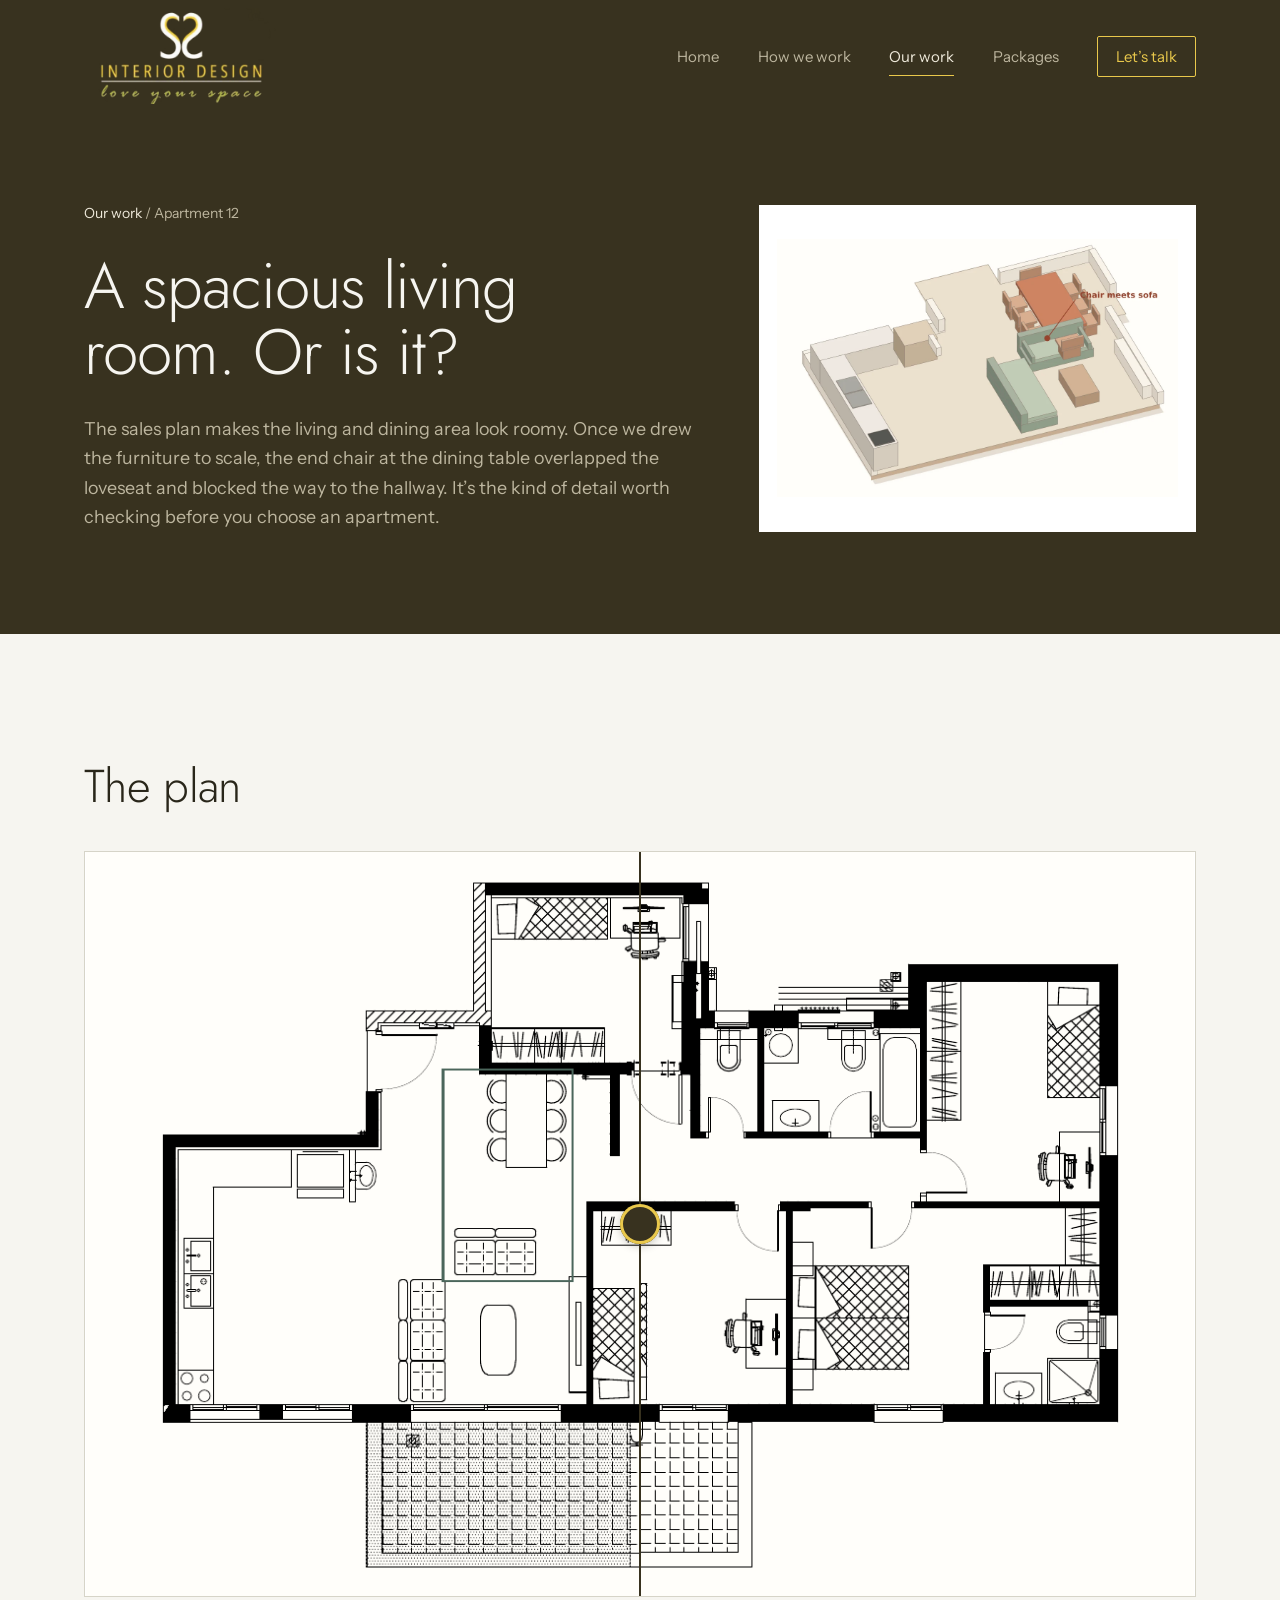
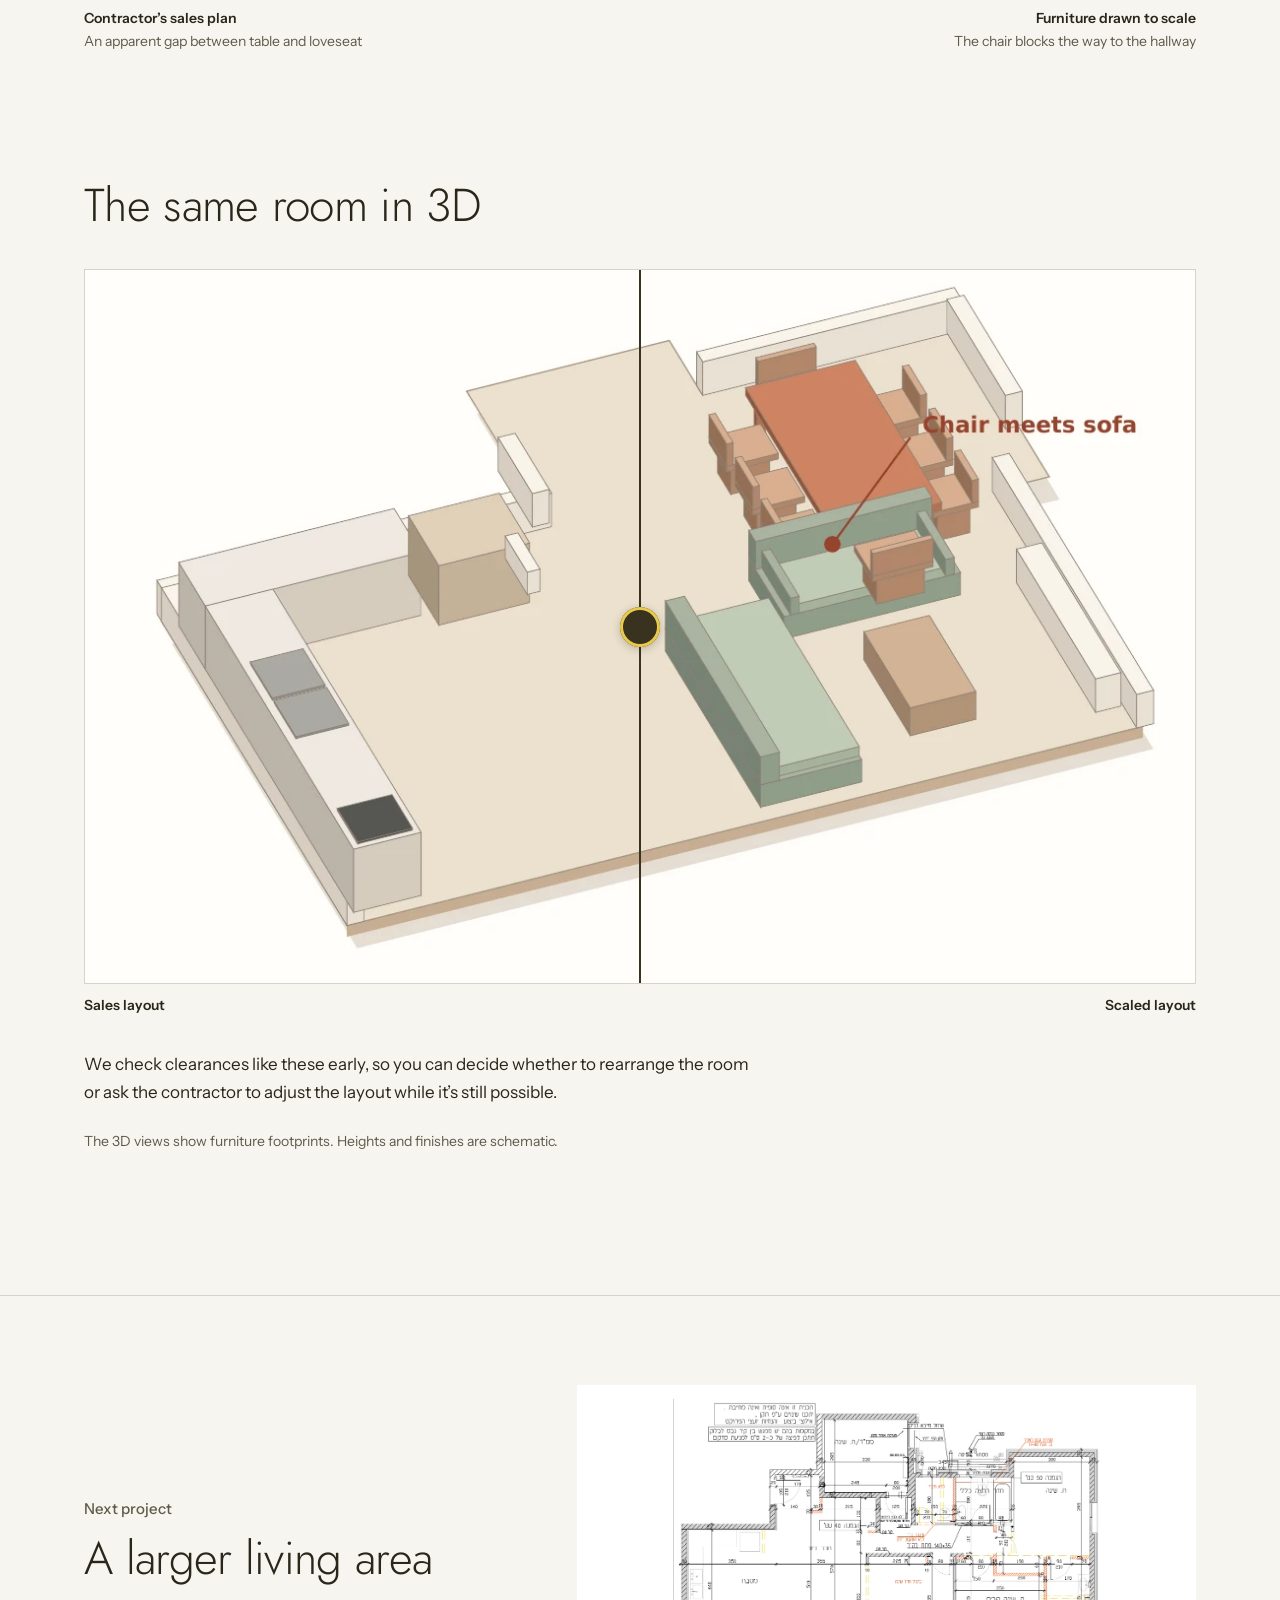
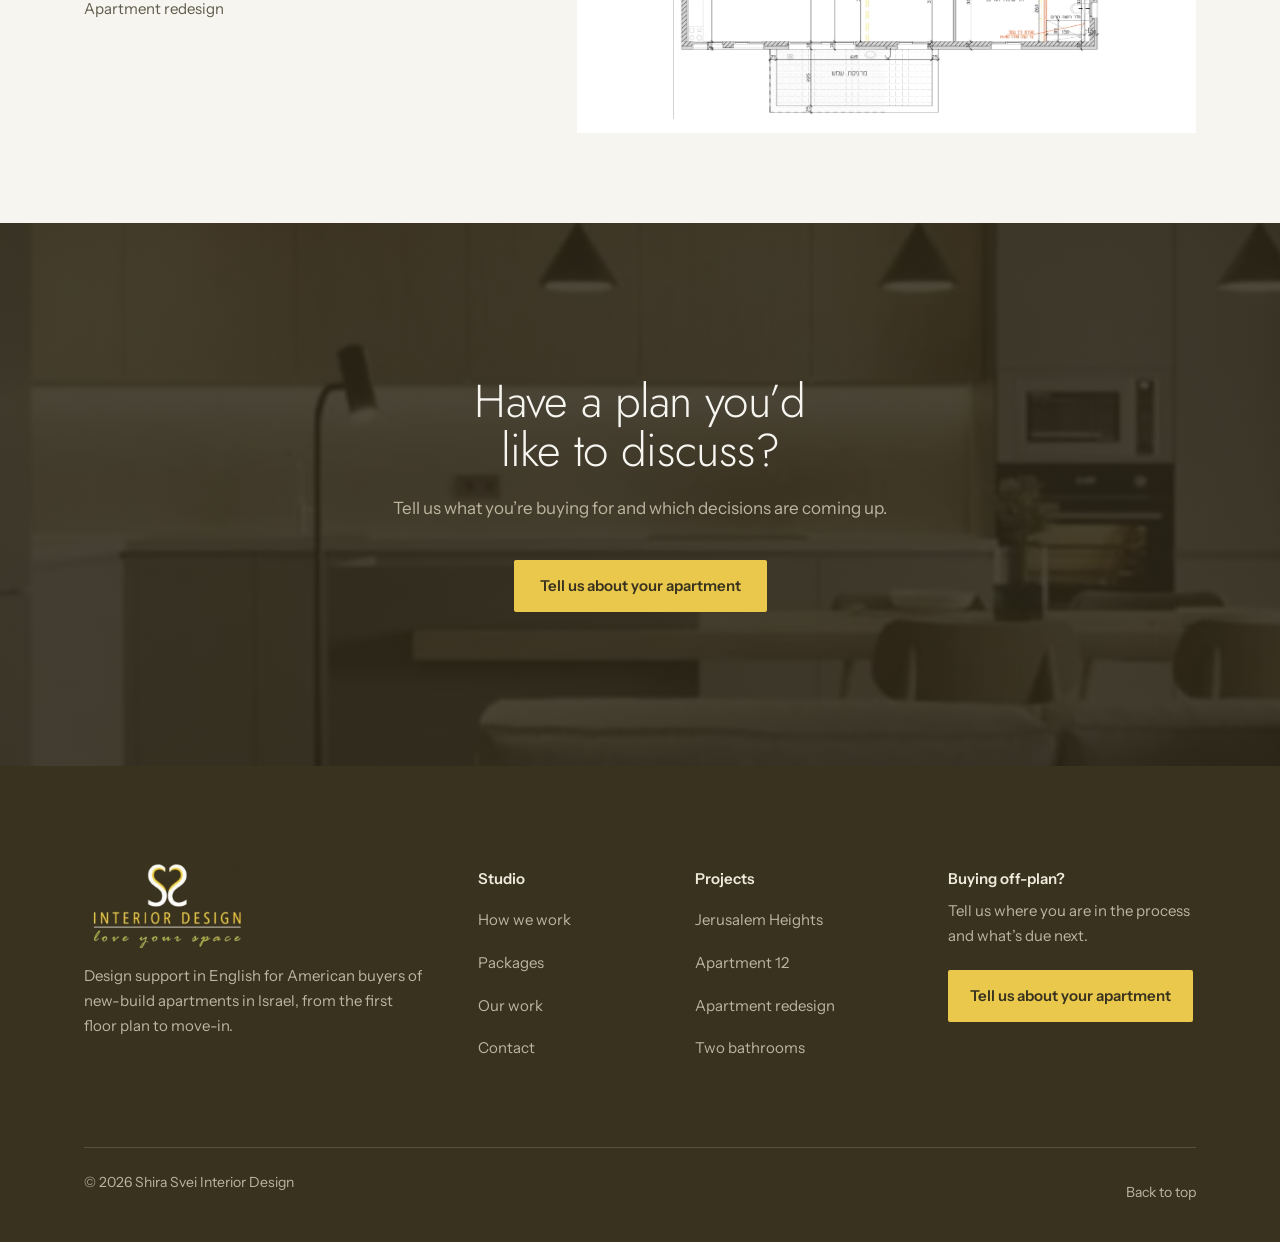
<file: site/projects/furniture-study.html>
<!doctype html>
<html lang="en">
<head>
<meta charset="utf-8">
<meta name="viewport" content="width=device-width, initial-scale=1">
<title>Furniture study, Apartment 12 | Shira Svei Interior Design</title>
<meta name="description" content="A sales plan versus the same room with furniture drawn to scale.">
<meta name="theme-color" content="#38321f">
<meta property="og:title" content="Furniture study, Apartment 12 | Shira Svei Interior Design">
<meta property="og:description" content="A sales plan versus the same room with furniture drawn to scale.">
<link rel="icon" type="image/png" href="../img/favicon.png">
<link rel="apple-touch-icon" href="../img/apple-touch-icon.png">
<link rel="canonical" href="https://zevisvei.github.io/shira-svei-interior-design/projects/furniture-study.html">
<meta property="og:url" content="https://zevisvei.github.io/shira-svei-interior-design/projects/furniture-study.html">
<meta property="og:image" content="https://zevisvei.github.io/shira-svei-interior-design/img/open-living.webp">
<link rel="preconnect" href="https://fonts.googleapis.com">
<link rel="preconnect" href="https://fonts.gstatic.com" crossorigin>
<link href="https://fonts.googleapis.com/css2?family=Jost:wght@200;300;400&family=Instrument+Sans:wght@400;500;600&display=swap" rel="stylesheet">
<link rel="stylesheet" href="../css/site.css">
<script>if(!matchMedia('(prefers-reduced-motion: reduce)').matches)document.documentElement.classList.add('js-reveal')</script>
</head>
<body>
<a class="skip" href="#main">Skip to content</a>
<header class="top">
  <div class="wrap">
    <a class="brand" href="../index.html" aria-label="Shira Svei Interior Design, home">
      <img src="../img/logo.png" alt="Shira Svei Interior Design: love your space" width="936" height="460">
    </a>
    <nav class="nav" aria-label="Main">
      <button class="menu-btn" type="button" aria-expanded="false" aria-controls="menu">Menu</button>
      <ul id="menu"><li><a href="../index.html">Home</a></li><li><a href="../process.html">How we work</a></li><li><a href="../work.html" aria-current="page">Our work</a></li><li><a href="../packages.html">Packages</a></li><li><a class="nav-cta" href="../contact.html">Let’s talk</a></li></ul>
    </nav>
  </div>
</header>
<main id="main">
<section class="page-hero dark">
  <div class="wrap">
    <div class="copy enter">
      <p class="crumb"><a href="../work.html">Our work</a> / Apartment 12</p>
      <h1>A spacious living room. Or is it?</h1>
      <p class="lede">The sales plan makes the living and dining area look roomy. Once we drew the furniture to scale, the end chair at the dining table overlapped the loveseat and blocked the way to the hallway. It’s the kind of detail worth checking before you choose an apartment.</p>
    </div>
    <div class="hero-visual plan"><img src="../img/furniture-2-scaled.webp" alt="3D cutaway with the furniture drawn to scale, showing the chair meeting the sofa" width="1124" height="724" fetchpriority="high" style="view-transition-name:p-furniture-study"></div>
  </div>
</section>

<section class="proj-body">
  <div class="wrap">
    <div class="block">
      <h2>The plan</h2>
      <div class="compare" style="aspect-ratio:1126/756">
  <img src="../img/furniture-1-sales.webp" alt="Sales drawing suggesting open space between the dining table and the loveseat">
  <div class="after"><img src="../img/furniture-1-scaled.webp" alt="Furniture drawn to scale: the end chair overlaps the loveseat and blocks the hallway"></div>
  <div class="handle"></div>
  <input type="range" min="0" max="100" value="50" aria-label="Compare the sales plan with furniture drawn to scale">
</div>
      <div class="compare-labels"><span><b>Contractor’s sales plan</b>An apparent gap between table and loveseat</span><span style="text-align:right"><b>Furniture drawn to scale</b>The chair blocks the way to the hallway</span></div>
    </div>
    <div class="block">
      <h2>The same room in 3D</h2>
      <div class="compare" style="aspect-ratio:1126/724">
  <img src="../img/furniture-2-sales.webp" alt="3D cutaway of the sales layout showing the suggested gap">
  <div class="after"><img src="../img/furniture-2-scaled.webp" alt="3D cutaway of the scaled layout showing the furniture blocking the hallway"></div>
  <div class="handle"></div>
  <input type="range" min="0" max="100" value="50" aria-label="Compare the 3D sales layout with the scaled layout">
</div>
      <div class="compare-labels"><span><b>Sales layout</b></span><span><b>Scaled layout</b></span></div>
      <p style="margin-top:32px">We check clearances like these early, so you can decide whether to rearrange the room or ask the contractor to adjust the layout while it’s still possible.</p>
      <p class="small-print">The 3D views show furniture footprints. Heights and finishes are schematic.</p>
    </div>
  </div>
</section>
<section class="next-proj">
  <div class="wrap">
    <a href="apartment-layout.html">
      <span class="next-copy"><span class="next-label">Next project</span><span class="next-title">A larger living area</span><span class="next-kind">Apartment redesign</span></span>
      <span class="next-img plan"><img src="../img/apartment-revised-sm.webp" alt="Revised apartment floor plan" loading="lazy" style="view-transition-name:p-apartment-layout"></span>
    </a>
  </div>
</section>
<section class="cta dark">
  <div class="wrap">
    <h2>Have a plan you’d like to discuss?</h2>
    <p>Tell us what you’re buying for and which decisions are coming up.</p>
    <a class="btn btn-brass" href="../contact.html">Tell us about your apartment</a>
  </div>
</section>
</main>
<footer class="site-foot dark">
  <div class="wrap foot-grid">
    <div class="foot-brand">
      <img src="../img/logo.png" alt="Shira Svei Interior Design" width="936" height="460" loading="lazy">
      <p>Design support in English for American buyers of new-build apartments in Israel, from the first floor plan to move-in.</p>
    </div>
    <nav class="foot-col" aria-labelledby="foot-studio">
      <h2 id="foot-studio">Studio</h2>
      <a href="../process.html">How we work</a>
      <a href="../packages.html">Packages</a>
      <a href="../work.html">Our work</a>
      <a href="../contact.html">Contact</a>
    </nav>
    <nav class="foot-col" aria-labelledby="foot-projects">
      <h2 id="foot-projects">Projects</h2>
      <a href="../projects/jerusalem-heights.html">Jerusalem Heights</a>
      <a href="../projects/furniture-study.html">Apartment 12</a>
      <a href="../projects/apartment-layout.html">Apartment redesign</a>
      <a href="../projects/bathrooms.html">Two bathrooms</a>
    </nav>
    <div class="foot-col foot-start">
      <h2>Buying off-plan?</h2>
      <p>Tell us where you are in the process and what’s due next.</p>
      <a class="btn btn-brass" href="../contact.html">Tell us about your apartment</a>
    </div>
  </div>
  <div class="wrap foot-base">
    <span>© 2026 Shira Svei Interior Design</span>
    <a href="#main">Back to top</a>
  </div>
</footer>
<script src="../js/site.js"></script>
</body>
</html>
</file>
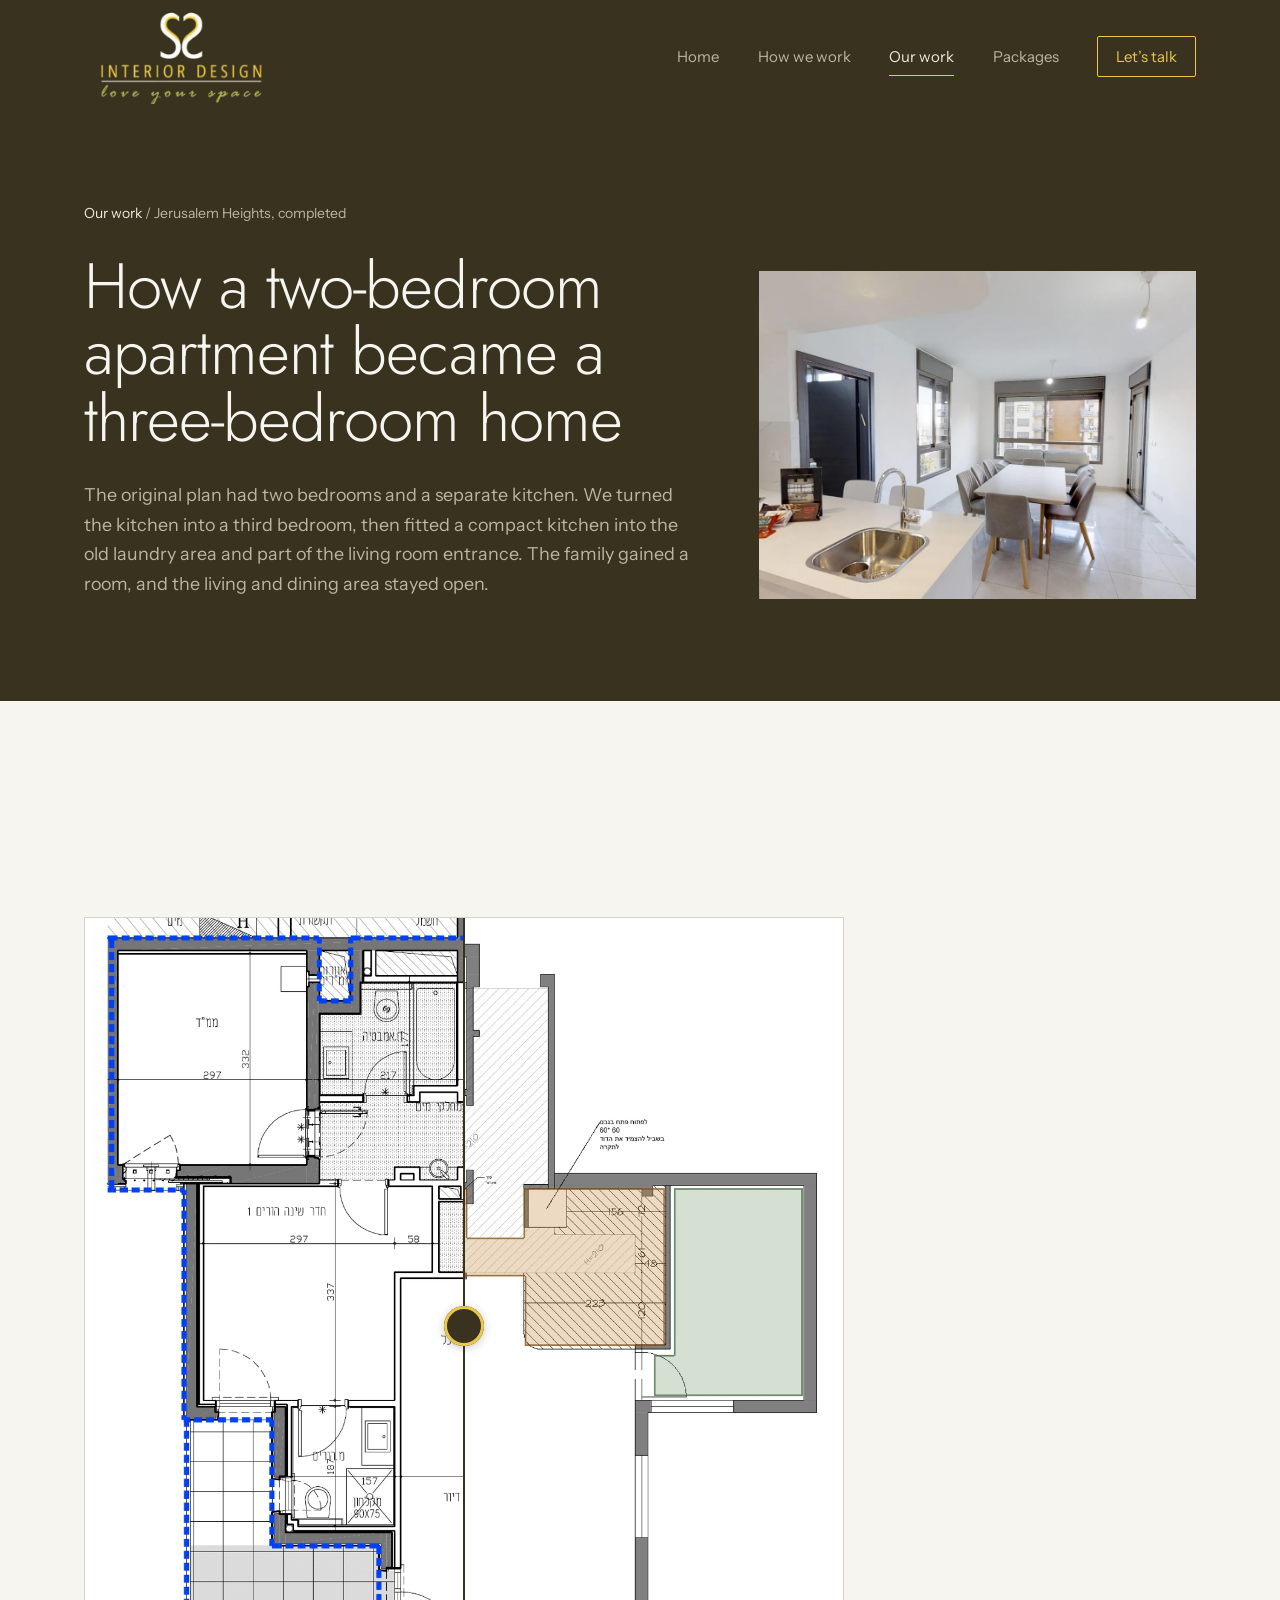
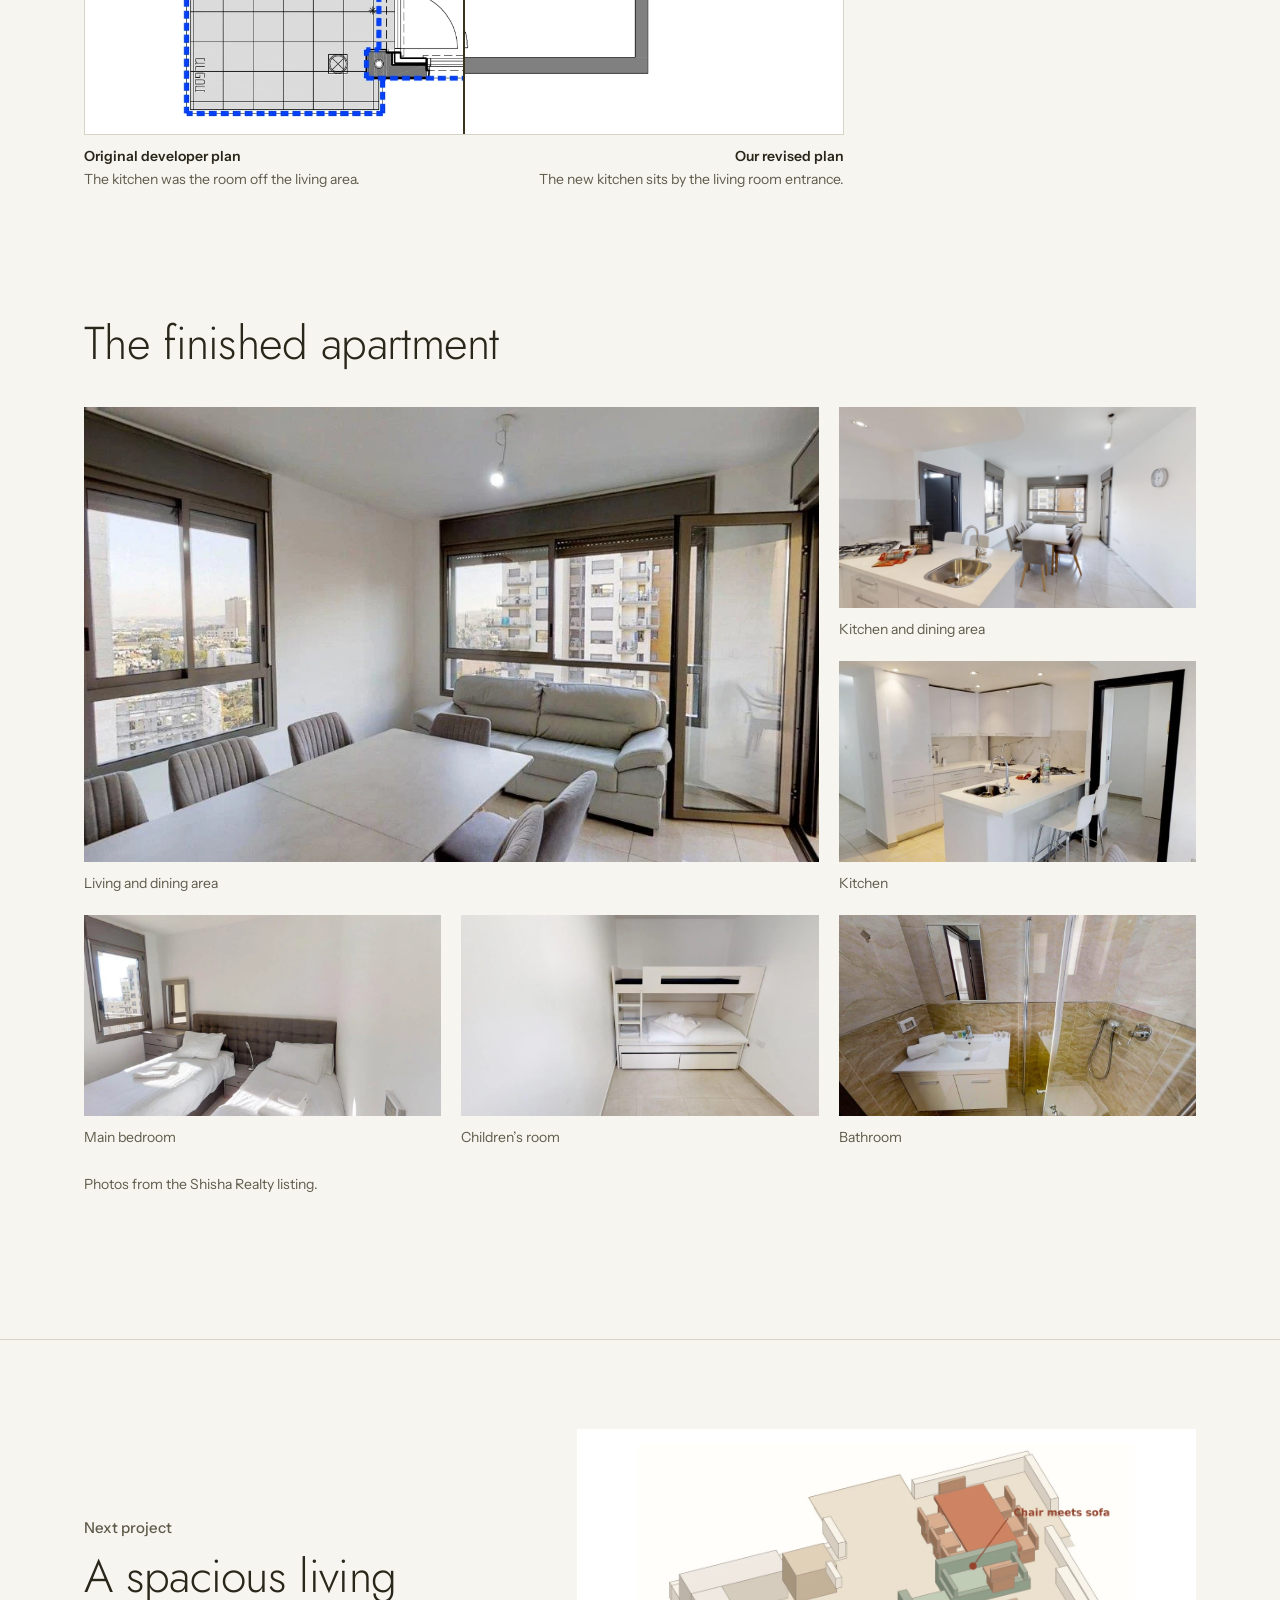
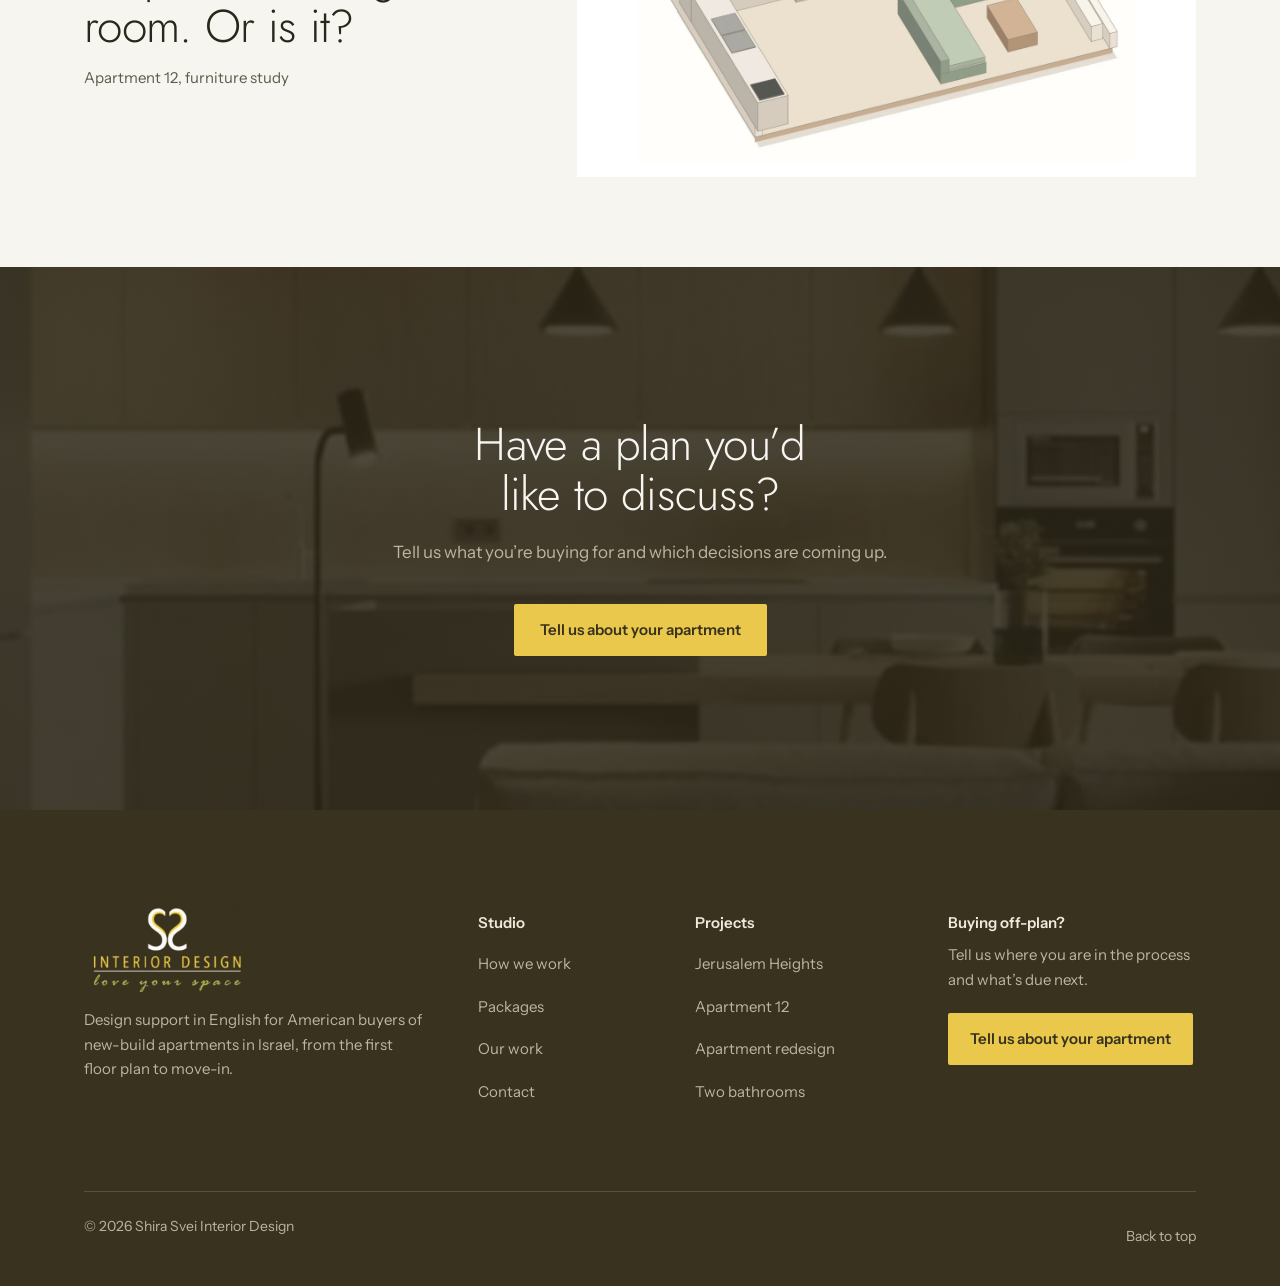
<file: site/projects/jerusalem-heights.html>
<!doctype html>
<html lang="en">
<head>
<meta charset="utf-8">
<meta name="viewport" content="width=device-width, initial-scale=1">
<title>Jerusalem Heights | Shira Svei Interior Design</title>
<meta name="description" content="A two-bedroom new-build apartment in Jerusalem reworked into a three-bedroom home.">
<meta name="theme-color" content="#38321f">
<meta property="og:title" content="Jerusalem Heights | Shira Svei Interior Design">
<meta property="og:description" content="A two-bedroom new-build apartment in Jerusalem reworked into a three-bedroom home.">
<link rel="icon" type="image/png" href="../img/favicon.png">
<link rel="apple-touch-icon" href="../img/apple-touch-icon.png">
<link rel="canonical" href="https://zevisvei.github.io/shira-svei-interior-design/projects/jerusalem-heights.html">
<meta property="og:url" content="https://zevisvei.github.io/shira-svei-interior-design/projects/jerusalem-heights.html">
<meta property="og:image" content="https://zevisvei.github.io/shira-svei-interior-design/img/open-living.webp">
<link rel="preconnect" href="https://fonts.googleapis.com">
<link rel="preconnect" href="https://fonts.gstatic.com" crossorigin>
<link href="https://fonts.googleapis.com/css2?family=Jost:wght@200;300;400&family=Instrument+Sans:wght@400;500;600&display=swap" rel="stylesheet">
<link rel="stylesheet" href="../css/site.css">
<script>if(!matchMedia('(prefers-reduced-motion: reduce)').matches)document.documentElement.classList.add('js-reveal')</script>
</head>
<body>
<a class="skip" href="#main">Skip to content</a>
<header class="top">
  <div class="wrap">
    <a class="brand" href="../index.html" aria-label="Shira Svei Interior Design, home">
      <img src="../img/logo.png" alt="Shira Svei Interior Design: love your space" width="936" height="460">
    </a>
    <nav class="nav" aria-label="Main">
      <button class="menu-btn" type="button" aria-expanded="false" aria-controls="menu">Menu</button>
      <ul id="menu"><li><a href="../index.html">Home</a></li><li><a href="../process.html">How we work</a></li><li><a href="../work.html" aria-current="page">Our work</a></li><li><a href="../packages.html">Packages</a></li><li><a class="nav-cta" href="../contact.html">Let’s talk</a></li></ul>
    </nav>
  </div>
</header>
<main id="main">
<section class="page-hero dark">
  <div class="wrap">
    <div class="copy enter">
      <p class="crumb"><a href="../work.html">Our work</a> / Jerusalem Heights, completed</p>
      <h1>How a two-bedroom apartment became a three-bedroom home</h1>
      <p class="lede">The original plan had two bedrooms and a separate kitchen. We turned the kitchen into a third bedroom, then fitted a compact kitchen into the old laundry area and part of the living room entrance. The family gained a room, and the living and dining area stayed open.</p>
    </div>
    <div class="hero-visual"><img src="../img/jh-hero.webp" alt="Open white kitchen looking across to the dining table and windows" width="1500" height="844" fetchpriority="high" style="view-transition-name:p-jerusalem-heights" data-parallax></div>
  </div>
</section>

<section class="proj-body">
  <div class="wrap">
    <div class="block">
      <h2>Where the kitchen moved</h2>
      <div style="max-width:760px"><div class="compare" style="aspect-ratio:1250/1345">
  <img src="../img/jh-plan-original.webp" alt="Original developer plan with the separate kitchen on the right">
  <div class="after"><img src="../img/jh-plan-updated.webp" alt="Revised plan with a compact kitchen by the living room entrance and a bedroom in the old kitchen"></div>
  <div class="handle"></div>
  <input type="range" min="0" max="100" value="50" aria-label="Compare the original plan with our revised plan">
</div>
      <div class="compare-labels"><span><b>Original developer plan</b>The kitchen was the room off the living area.</span><span style="text-align:right"><b>Our revised plan</b>The new kitchen sits by the living room entrance.</span></div></div>
    </div>
    <div class="block">
      <h2>The finished apartment</h2>
      <div class="gallery">
<figure>
  <a class="zoom" href="../img/jh-living.webp"><img src="../img/jh-living.webp" alt="Dining table and seating beside wide windows" width="1024" height="576" loading="lazy"></a>
  <figcaption>Living and dining area</figcaption>
</figure>
<figure>
  <a class="zoom" href="../img/jh-hero.webp"><img src="../img/jh-hero.webp" alt="Open white kitchen looking across to the dining table and windows" width="1024" height="576" loading="lazy"></a>
  <figcaption>Kitchen and dining area</figcaption>
</figure>
<figure>
  <a class="zoom" href="../img/jh-kitchen.webp"><img src="../img/jh-kitchen.webp" alt="White kitchen cabinets with a peninsula and two stools" width="1024" height="576" loading="lazy"></a>
  <figcaption>Kitchen</figcaption>
</figure>
<figure>
  <a class="zoom" href="../img/jh-bedroom.webp"><img src="../img/jh-bedroom.webp" alt="Main bedroom with an upholstered headboard and tall window" width="1024" height="576" loading="lazy"></a>
  <figcaption>Main bedroom</figcaption>
</figure>
<figure>
  <a class="zoom" href="../img/jh-kids.webp"><img src="../img/jh-kids.webp" alt="Built-in white bunk beds with storage drawers below" width="1024" height="576" loading="lazy"></a>
  <figcaption>Children’s room</figcaption>
</figure>
<figure>
  <a class="zoom" href="../img/jh-bathroom.webp"><img src="../img/jh-bathroom.webp" alt="White floating vanity and glass shower against two-tone tile" width="1024" height="576" loading="lazy"></a>
  <figcaption>Bathroom</figcaption>
</figure>
      </div>
      <p class="small-print">Photos from the Shisha Realty listing.</p>
    </div>
  </div>
</section>
<section class="next-proj">
  <div class="wrap">
    <a href="furniture-study.html">
      <span class="next-copy"><span class="next-label">Next project</span><span class="next-title">A spacious living room. Or is it?</span><span class="next-kind">Apartment 12, furniture study</span></span>
      <span class="next-img plan"><img src="../img/furniture-2-scaled.webp" alt="3D cutaway with furniture drawn to scale" loading="lazy" style="view-transition-name:p-furniture-study"></span>
    </a>
  </div>
</section>
<section class="cta dark">
  <div class="wrap">
    <h2>Have a plan you’d like to discuss?</h2>
    <p>Tell us what you’re buying for and which decisions are coming up.</p>
    <a class="btn btn-brass" href="../contact.html">Tell us about your apartment</a>
  </div>
</section>
</main>
<footer class="site-foot dark">
  <div class="wrap foot-grid">
    <div class="foot-brand">
      <img src="../img/logo.png" alt="Shira Svei Interior Design" width="936" height="460" loading="lazy">
      <p>Design support in English for American buyers of new-build apartments in Israel, from the first floor plan to move-in.</p>
    </div>
    <nav class="foot-col" aria-labelledby="foot-studio">
      <h2 id="foot-studio">Studio</h2>
      <a href="../process.html">How we work</a>
      <a href="../packages.html">Packages</a>
      <a href="../work.html">Our work</a>
      <a href="../contact.html">Contact</a>
    </nav>
    <nav class="foot-col" aria-labelledby="foot-projects">
      <h2 id="foot-projects">Projects</h2>
      <a href="../projects/jerusalem-heights.html">Jerusalem Heights</a>
      <a href="../projects/furniture-study.html">Apartment 12</a>
      <a href="../projects/apartment-layout.html">Apartment redesign</a>
      <a href="../projects/bathrooms.html">Two bathrooms</a>
    </nav>
    <div class="foot-col foot-start">
      <h2>Buying off-plan?</h2>
      <p>Tell us where you are in the process and what’s due next.</p>
      <a class="btn btn-brass" href="../contact.html">Tell us about your apartment</a>
    </div>
  </div>
  <div class="wrap foot-base">
    <span>© 2026 Shira Svei Interior Design</span>
    <a href="#main">Back to top</a>
  </div>
</footer>
<script src="../js/site.js"></script>
</body>
</html>
</file>
<file: site/css/site.css>
:root{
  --olive:#38321f;
  --olive-2:#463f29;
  --olive-line:#5a5236;
  --brass:#e9c84b;
  --brass-hi:#f3d867;
  --sage:#a9c06a;
  --stone:#e8e7de;
  --stone-line:#d6d4c8;
  --paper:#f6f5f0;
  --ink:#29261a;
  --muted:#5f5b4b;
  --on-dark:#efeadb;
  --on-dark-muted:#bdb69f;
  --display:"Jost","Futura",sans-serif;
  --body:"Instrument Sans",system-ui,sans-serif;
  --gutter:clamp(16px,5vw,72px);
  --max:1240px;
  --section:clamp(72px,10vw,136px);
  color-scheme:light;
}
*{box-sizing:border-box}
html{scroll-behavior:smooth;scrollbar-color:var(--olive-line) var(--stone)}
@media (prefers-reduced-motion:reduce){html{scroll-behavior:auto}*,*::before,*::after{animation:none!important;transition:none!important}}
body{margin:0;background:var(--paper);color:var(--ink);font:400 17px/1.65 var(--body);-webkit-font-smoothing:antialiased;caret-color:var(--olive)}
::selection{background:var(--brass);color:var(--olive)}
img,video{display:block;max-width:100%;height:auto}
a{color:inherit;text-underline-offset:.22em}
:focus-visible{outline:2px solid var(--brass);outline-offset:3px}
.on-paper :focus-visible,main :focus-visible{outline-color:var(--olive)}
.dark :focus-visible{outline-color:var(--brass)}
.wrap{max-width:var(--max);margin:0 auto;padding:0 var(--gutter)}
.skip{position:absolute;left:var(--gutter);top:-60px;background:var(--brass);color:var(--olive);padding:10px 16px;z-index:20;text-decoration:none;font-weight:600}
.skip:focus{top:12px}

h1,h2,h3{font-family:var(--display);font-weight:300;letter-spacing:-.015em;margin:0;text-wrap:balance}
h1{font-size:clamp(40px,5vw,76px);line-height:1.04}
h2{font-size:clamp(32px,3.6vw,52px);line-height:1.08}
h3{font-size:clamp(22px,2vw,27px);font-weight:400;line-height:1.2;letter-spacing:-.01em}
p{margin:0 0 1em;max-width:62ch}
ul{margin:0;padding:0}

.dark{background:var(--olive);color:var(--on-dark)}
.dark h1,.dark h2{color:var(--paper)}
.dark p{color:var(--on-dark-muted)}
.stone{background:var(--stone)}
.muted{color:var(--muted)}

/* buttons and links */
.btn{display:inline-flex;align-items:center;justify-content:center;min-height:52px;font:600 15px/1.2 var(--body);text-decoration:none;padding:15px 26px;border-radius:2px;border:0;cursor:pointer;transition:background .2s,color .2s,transform .1s}
.btn:active{transform:translateY(1px)}
.btn-brass{background:var(--brass);color:var(--olive)}
.btn-brass:hover{background:var(--brass-hi)}
.btn-olive{background:var(--olive);color:var(--paper)}
.btn-olive:hover{background:var(--olive-2)}
.link{display:inline-block;font-weight:500;text-decoration:none;background:linear-gradient(currentColor,currentColor) 0 calc(100% - 9px)/100% 1px no-repeat;padding:12px 0;transition:background-size .25s,color .2s}
.link:hover{background-image:linear-gradient(var(--brass),var(--brass));background-size:100% 2px}
.dark .link:hover{color:var(--brass)}
.actions{display:flex;flex-wrap:wrap;gap:24px;align-items:center}

/* header */
.top{background:var(--olive);color:var(--on-dark);position:fixed;top:0;left:0;right:0;z-index:50;transition:background-color .4s,box-shadow .4s}
.top .wrap{display:flex;align-items:center;justify-content:space-between;height:112px;transition:height .4s cubic-bezier(.2,.7,.2,1)}
.brand{display:flex;align-items:center;height:100%}
.brand img{height:96px;width:auto;transition:height .4s cubic-bezier(.2,.7,.2,1)}
.top.scrolled{background:rgba(56,50,31,.97);box-shadow:0 1px 0 var(--olive-line)}
.top.scrolled .wrap{height:76px}
.top.scrolled .brand img{height:62px}
main{padding-top:112px}
.home main{padding-top:0}
.nav ul{display:flex;gap:clamp(16px,3vw,40px);list-style:none;align-items:center}
.nav a{text-decoration:none;font-size:15px;color:var(--on-dark-muted);padding:10px 0}
.nav a:hover,.nav a[aria-current]{color:var(--on-dark)}
.nav a[aria-current]{background:linear-gradient(var(--brass),var(--brass)) 0 100%/100% 1px no-repeat}
.nav .nav-cta{color:var(--brass);border:1px solid var(--brass);padding:10px 18px;border-radius:2px;background:none}
.nav .nav-cta:hover{background:var(--brass);color:var(--olive)}
.menu-btn{display:none;background:none;border:1px solid var(--olive-line);color:var(--on-dark);font:500 15px var(--body);padding:10px 16px;min-height:44px;border-radius:2px;cursor:pointer}
@media (max-width:760px){
  .top .wrap,.top.scrolled .wrap{height:76px}
  .brand img,.top.scrolled .brand img{height:60px}
  main{padding-top:76px}
  .menu-btn{display:block;position:relative;z-index:2}
  .nav ul{position:fixed;top:76px;left:0;right:0;bottom:0;display:flex;flex-direction:column;align-items:stretch;gap:0;padding:16px var(--gutter) 40px;background:var(--olive);opacity:0;visibility:hidden;transform:translateY(-10px);transition:opacity .3s,transform .4s cubic-bezier(.2,.7,.2,1),visibility 0s .4s;overflow-y:auto}
  .nav.open ul{opacity:1;visibility:visible;transform:none;transition:opacity .3s,transform .4s cubic-bezier(.2,.7,.2,1)}
  .nav a{display:block;padding:16px 0;font:300 30px/1.2 var(--display);color:var(--paper);border-bottom:1px solid var(--olive-line);background:none}
  .nav a[aria-current]{color:var(--brass);background:none}
  .nav .nav-cta{margin-top:28px;text-align:center;font:600 16px var(--body);padding:16px;border:1px solid var(--brass);color:var(--olive);background:var(--brass)}
}

/* page hero (inner pages) */
.page-hero{padding:clamp(48px,7vw,104px) 0 clamp(56px,8vw,112px)}
.page-hero .wrap{display:grid;grid-template-columns:minmax(0,7fr) minmax(0,5fr);gap:clamp(32px,5vw,80px);align-items:end}
.page-hero .lede{font-size:clamp(17px,1.4vw,19px);margin:28px 0 0;max-width:54ch}
.page-hero.has-photo{padding-bottom:0}
.hero-visual{align-self:end;overflow:hidden}
.hero-visual img{width:100%;aspect-ratio:4/3;object-fit:cover}
.hero-visual.plan img{object-fit:contain;background:#fff;padding:clamp(10px,1.5vw,18px)}
.page-hero.has-photo .wrap{align-items:stretch}
.page-hero.has-photo .copy{padding-bottom:clamp(56px,8vw,112px)}
.hero-photo{position:relative;min-height:380px;overflow:hidden}
.hero-photo img{position:absolute;inset:0;width:100%;height:100%;object-fit:cover}
.hero-photo::before{content:"";position:absolute;left:-18px;top:0;bottom:0;width:1px;background:var(--brass);transform-origin:top;animation:draw 1.1s .3s cubic-bezier(.6,0,.2,1) both}
.crumb{font-size:14px;margin:0 0 28px;color:var(--on-dark-muted)}
.crumb a{text-decoration:none;color:var(--on-dark)}
.crumb a:hover{color:var(--brass)}
@media (max-width:860px){
  .page-hero .wrap{grid-template-columns:1fr}
  .page-hero.has-photo .copy{padding-bottom:0}
  .hero-photo{min-height:0;aspect-ratio:4/3;margin:0 calc(var(--gutter)*-1)}
  .hero-photo::before{display:none}
}

/* load moment: the hero only */
@keyframes rise{from{opacity:0;transform:translateY(14px)}to{opacity:1;transform:none}}
@keyframes draw{from{transform:scaleY(0)}to{transform:scaleY(1)}}
.enter>*{animation:rise .8s cubic-bezier(.2,.7,.2,1) both}
.enter>*:nth-child(2){animation-delay:.12s}
.enter>*:nth-child(3){animation-delay:.24s}
.enter>*:nth-child(4){animation-delay:.36s}

/* sections */
.section{padding:var(--section) 0}
.section-head{display:grid;grid-template-columns:1fr 1fr;gap:24px 40px;align-items:end;margin-bottom:clamp(40px,6vw,80px)}
.section-head p{color:var(--muted);margin:0}
.dark .section-head p{color:var(--on-dark-muted)}
@media (max-width:860px){.section-head{grid-template-columns:1fr}}
.split{display:grid;grid-template-columns:minmax(0,5fr) minmax(0,7fr);gap:clamp(32px,5vw,80px);align-items:center}
.split.flip{grid-template-columns:minmax(0,7fr) minmax(0,5fr)}
@media (max-width:860px){.split,.split.flip{grid-template-columns:1fr}}

/* plan compare slider */
.compare{position:relative;background:#fff;user-select:none;overflow:hidden;--pos:50%;border:1px solid var(--stone-line)}
.compare img{width:100%;height:100%;object-fit:contain;background:#fff}
.compare .after{position:absolute;inset:0;clip-path:inset(0 0 0 var(--pos))}
.compare .handle{position:absolute;top:0;bottom:0;left:var(--pos);width:2px;background:var(--olive);transform:translateX(-1px);pointer-events:none}
.compare .handle::after{content:"";position:absolute;top:50%;left:50%;width:40px;height:40px;border-radius:50%;background:var(--olive);transform:translate(-50%,-50%);box-shadow:0 0 0 3px var(--brass) inset,0 2px 8px rgba(41,38,26,.25)}
.compare input{position:absolute;inset:0;width:100%;height:100%;opacity:0;cursor:ew-resize;margin:0}
.compare:has(input:focus-visible){outline:2px solid var(--olive);outline-offset:3px}
.compare-labels{display:flex;justify-content:space-between;gap:16px;font-size:14px;color:var(--muted);margin-top:10px}
.compare-labels b{color:var(--ink);font-weight:600;display:block}

/* figures and lightbox triggers */
figure{margin:0}
figcaption{font-size:14px;color:var(--muted);margin-top:10px;max-width:52ch}
figcaption b{color:var(--ink);font-weight:600;display:block}
.zoom{display:block;cursor:zoom-in;overflow:hidden;background:#fff}
.zoom img{transition:transform .5s cubic-bezier(.2,.7,.2,1);width:100%}
.zoom:hover img{transform:scale(1.025)}
.plan-frame{background:#fff;border:1px solid var(--stone-line);padding:clamp(10px,1.5vw,20px)}
.plan-frame img{width:100%;height:100%;object-fit:contain}
dialog.lightbox{border:0;padding:0;background:transparent;max-width:min(94vw,1500px);max-height:94vh}
dialog.lightbox::backdrop{background:rgba(32,29,18,.92)}
dialog.lightbox img{max-width:min(94vw,1500px);max-height:86vh;width:auto;background:#fff}
dialog.lightbox p{color:var(--on-dark);font-size:15px;margin:12px 0 0}
dialog.lightbox button{position:fixed;top:16px;right:16px;min-height:44px;background:var(--olive);color:var(--paper);border:1px solid var(--olive-line);font:500 15px var(--body);padding:10px 18px;cursor:pointer;border-radius:2px}
dialog.lightbox[open]{animation:rise .3s cubic-bezier(.2,.7,.2,1)}

/* list with rules */
.ticks{list-style:none}
.ticks li{position:relative;padding:14px 0 14px 30px;border-top:1px solid var(--stone-line)}
.ticks li:last-child{border-bottom:1px solid var(--stone-line)}
.ticks li::before{content:"";position:absolute;left:2px;top:26px;width:14px;height:1px;background:var(--olive)}
.dark .ticks li{border-color:var(--olive-line)}
.dark .ticks li::before{background:var(--brass)}

/* closing band */
.cta{padding:clamp(96px,12vw,170px) 0;text-align:center;background:linear-gradient(rgba(44,39,24,.84),rgba(44,39,24,.84)),url(../img/evening-kitchen.webp) center 40%/cover}
.cta h2{margin:0 auto 18px;max-width:16ch}
.cta p{margin:0 auto 38px}
.site-foot{font-size:15px;padding-top:clamp(64px,8vw,104px)}
.foot-grid{display:grid;grid-template-columns:minmax(0,2fr) minmax(0,1fr) minmax(0,1.2fr) minmax(0,1.4fr);gap:40px}
.foot-brand img{height:88px;width:auto;margin:-8px 0 16px -6px}
.foot-brand p,.foot-start p{color:var(--on-dark-muted);max-width:34ch;font-size:15px}
.foot-col h2{font:600 15px/1.4 var(--body);letter-spacing:0;color:var(--on-dark);margin:0 0 10px}
.foot-col a{display:block;padding:9px 0;color:var(--on-dark-muted);text-decoration:none;transition:color .2s}
.foot-col a:hover{color:var(--brass)}
.foot-col.foot-start .btn{display:inline-flex;margin-top:6px;padding:15px 22px;color:var(--olive)}
.foot-col.foot-start .btn:hover{color:var(--olive)}
.foot-base{display:flex;flex-wrap:wrap;justify-content:space-between;gap:12px 32px;margin-top:clamp(48px,6vw,80px);padding-top:24px;padding-bottom:28px;color:var(--on-dark-muted);font-size:14px;background:linear-gradient(var(--olive-line),var(--olive-line)) var(--gutter) 0/calc(100% - 2*var(--gutter)) 1px no-repeat}
.foot-base a{color:var(--on-dark-muted);text-decoration:none;padding:10px 0}
.foot-base a:hover{color:var(--brass)}
@media (max-width:900px){.foot-grid{grid-template-columns:1fr 1fr}.foot-brand{grid-column:1/-1}}
@media (max-width:480px){.foot-grid{grid-template-columns:1fr}}

/* ---------- home ---------- */
.top.over{background:linear-gradient(rgba(28,25,15,.6),rgba(28,25,15,0))}
.top.over.scrolled{background:rgba(56,50,31,.97)}
.top.over .nav ul{background:transparent}
.hero3d{position:relative;background:var(--olive)}
.hero3d-stage{position:relative;min-height:min(100svh,960px);display:flex;align-items:flex-end;overflow:hidden;color:var(--paper)}
.hero3d-canvas{display:none;position:absolute;inset:0;width:100%;height:100%}
.hero3d-photo{position:absolute;inset:0}
.hero3d-photo img{width:100%;height:100%;object-fit:cover;object-position:50% 62%}
.hero3d-photo::after{content:"";position:absolute;inset:0;background:linear-gradient(90deg,rgba(28,25,15,.8) 0%,rgba(28,25,15,.5) 42%,rgba(28,25,15,0) 72%),linear-gradient(0deg,rgba(28,25,15,.55) 0%,rgba(28,25,15,0) 45%)}
.hero3d-wrap{position:relative;z-index:2;width:100%;padding-top:180px;padding-bottom:clamp(56px,8vw,112px)}
.hero3d .copy{max-width:600px}
.hero3d h1{color:var(--paper);font-size:clamp(40px,4.8vw,70px)}
.hero3d .lede{color:#e3ddcb;font-size:clamp(17px,1.4vw,19px);margin:26px 0 34px;max-width:46ch}
.hero3d .link{color:var(--paper)}
.hero3d-steps{display:none}
.hero3d.is-3d{height:260svh}
.hero3d.is-3d .hero3d-stage{position:sticky;top:0;height:100svh;min-height:0}
.hero3d.is-3d .hero3d-canvas{display:block}
.hero3d.is-3d .hero3d-stage::before{content:"";position:absolute;inset:0;z-index:1;pointer-events:none;background:linear-gradient(90deg,rgba(56,50,31,.94) 0%,rgba(56,50,31,.82) 40%,rgba(56,50,31,0) 60%)}
.hero3d.is-3d .hero3d-photo{opacity:0;transform:scale(1.12);will-change:opacity,transform;z-index:0}
.hero3d.is-3d .hero3d-photo::after{background:linear-gradient(90deg,rgba(28,25,15,.55) 0%,rgba(28,25,15,.2) 45%,rgba(28,25,15,0) 70%)}
.hero3d.is-3d .hero3d-steps{display:flex;position:absolute;z-index:2;right:var(--gutter);bottom:clamp(56px,8vw,112px);list-style:none;margin:0;padding:16px 20px 14px;gap:22px;font-size:14px;color:#d9d2bd;background:rgba(40,36,22,.86);border-radius:4px;-webkit-backdrop-filter:blur(6px);backdrop-filter:blur(6px)}
.hero3d-steps li{padding-top:10px;background:linear-gradient(var(--olive-line),var(--olive-line)) 0 0/100% 1px no-repeat;min-width:120px;transition:color .3s,background-color .3s}
.hero3d-steps li.on{color:var(--paper);background-image:linear-gradient(var(--brass),var(--brass))}
@media (max-width:760px){
  .top.over .nav.open ul{background:var(--olive)}
  .hero3d-stage{min-height:92svh}
  .hero3d-photo::after{background:linear-gradient(0deg,rgba(28,25,15,.9) 0%,rgba(28,25,15,.55) 55%,rgba(28,25,15,.25) 100%)}
  .hero3d.is-3d .hero3d-stage{align-items:flex-start}
  .hero3d.is-3d .hero3d-wrap{padding-top:112px}
  .hero3d.is-3d .hero3d-stage::before{background:linear-gradient(180deg,rgba(56,50,31,.95) 0%,rgba(56,50,31,.85) 52%,rgba(56,50,31,0) 64%)}
  .hero3d.is-3d .actions .link{display:none}
  .hero3d.is-3d .hero3d-photo::after{background:linear-gradient(180deg,rgba(28,25,15,.3) 0%,rgba(28,25,15,0) 60%)}
  .hero3d.is-3d .hero3d-steps{display:none}
}
.band{height:clamp(300px,48vw,680px);overflow:hidden}
.band img{width:100%;height:100%;object-fit:cover}

.stage{display:grid;grid-template-columns:150px minmax(0,5fr) minmax(0,6fr);gap:0 clamp(24px,4vw,64px);position:relative;padding-bottom:clamp(72px,9vw,128px)}
.stage-mark{position:relative;font-family:var(--display);font-weight:200;font-size:76px;line-height:.85;color:var(--olive)}
.stage-mark::after{content:"";position:absolute;left:22px;top:84px;bottom:calc(clamp(72px,9vw,128px)*-1);width:1px;background:var(--olive-line);opacity:.35}
.stage:last-child .stage-mark::after{display:none}
.stage-mark small{display:block;font:500 14px/1.35 var(--body);color:var(--muted);margin-top:14px;max-width:13ch}
.stage-text h2{margin-bottom:22px}
.stage-text p{color:var(--muted)}
.stage-media{padding-top:6px}
.note{border-top:1px solid var(--stone-line);padding-top:18px;margin-top:26px;font-style:italic}
@media (max-width:960px){
  .stage{grid-template-columns:64px minmax(0,1fr)}
  .stage-mark{font-size:52px}
  .stage-mark::after{top:60px;left:14px}
  .stage-mark small{display:none}
  .stage-text .when{display:block}
  .stage-media{grid-column:2;margin-top:32px}
}
@media (max-width:600px){.stage-media{grid-column:1/-1}}
.when{display:none;font-size:14px;color:var(--muted);margin:0 0 10px;font-weight:500}

.compare-card{background:var(--stone);padding:clamp(20px,3vw,36px)}
.compare-card h3{margin-bottom:10px}
.compare-card>p{color:var(--muted);font-size:15.5px}
.compare-card .compare{margin-top:22px;aspect-ratio:394/388}
.compare-card .link{margin-top:8px;font-size:15px}

.pair{display:grid;grid-template-columns:1fr 1fr;gap:clamp(16px,2.4vw,28px)}
.pair a{text-decoration:none;display:block}
.pair .plan-frame{aspect-ratio:1/1;transition:border-color .2s}
.pair a:hover .plan-frame{border-color:var(--olive)}
.pair h3{font-size:24px;margin:16px 0 6px}
.pair p{font-size:15px;color:var(--muted);margin:0}
@media (max-width:520px){.pair{grid-template-columns:1fr}}

.photo-pair{display:grid;grid-template-columns:1.15fr .85fr;gap:clamp(12px,1.6vw,20px);align-items:start}
.photo-pair img{width:100%;object-fit:cover}
.photo-pair img:first-child{aspect-ratio:4/5}
.photo-pair img:last-child{aspect-ratio:3/4;margin-top:18%}
.wide-stack{display:grid;gap:clamp(12px,1.6vw,20px)}
.wide-stack img{width:100%;aspect-ratio:2/1;object-fit:cover}

.film video{width:100%;background:var(--olive)}

/* ---------- process ---------- */
.rail{display:grid;grid-template-columns:repeat(4,1fr);gap:0;list-style:none;border-top:1px solid var(--olive)}
.rail li{position:relative;padding:28px clamp(16px,2vw,28px) 0 0}
.rail li::before{content:"";position:absolute;left:0;top:-7px;width:1px;height:13px;background:var(--olive)}
.rail .n{font-family:var(--display);font-weight:200;font-size:56px;line-height:1;color:var(--olive);display:block}
.rail .t{font-size:14px;color:var(--muted);font-weight:500;display:block;margin:10px 0 6px}
.rail h3{margin-bottom:12px}
.rail p{font-size:15.5px;color:var(--muted)}
@media (max-width:900px){.rail{grid-template-columns:1fr 1fr;row-gap:40px}}
@media (max-width:520px){.rail{grid-template-columns:1fr;border-top:0;border-left:1px solid var(--olive);padding-left:24px}.rail li{padding:0 0 8px}.rail li::before{left:-31px;top:18px;width:13px;height:1px}}
.aside-line{margin-top:clamp(40px,5vw,64px);font-family:var(--display);font-size:clamp(22px,2.2vw,28px);line-height:1.3;color:var(--olive);max-width:40ch}

.compare-us{display:grid;grid-template-columns:1fr 1fr;gap:clamp(24px,4vw,56px);margin-top:36px}
.compare-us h3{font-size:22px;margin-bottom:14px}
@media (max-width:600px){.compare-us{grid-template-columns:1fr}}

.options{display:grid;grid-template-columns:repeat(3,1fr);gap:clamp(24px,4vw,56px)}
.options article{border-top:1px solid var(--olive);padding-top:24px}
.options h3{margin-bottom:14px}
.options p{color:var(--muted);font-size:16px}
@media (max-width:860px){.options{grid-template-columns:1fr}}

/* ---------- packages ---------- */
.pkg{display:grid;grid-template-columns:minmax(0,5fr) minmax(0,7fr);gap:clamp(32px,5vw,80px);padding:clamp(48px,6vw,80px) 0;border-top:1px solid var(--stone-line)}
.pkg:first-child{border-top:0;padding-top:0}
.pkg h2{margin-bottom:16px}
.pkg .for{color:var(--muted);font-size:17px}
.pkg .btn{margin-top:28px}
@media (max-width:860px){.pkg{grid-template-columns:1fr;gap:20px}}
.pkg-full{padding:var(--section) 0}
.pkg-full .wrap{display:grid;grid-template-columns:minmax(0,5fr) minmax(0,7fr);gap:clamp(32px,5vw,80px)}
@media (max-width:860px){.pkg-full .wrap{grid-template-columns:1fr;gap:20px}}
.duo{display:grid;grid-template-columns:.75fr 1fr;gap:clamp(12px,1.6vw,20px);align-items:end}
.duo img{width:100%;object-fit:cover}
.duo img:first-child{aspect-ratio:3/5}
.duo img:last-child{aspect-ratio:4/5}

/* ---------- contact ---------- */
.contact-grid{display:grid;grid-template-columns:minmax(0,5fr) minmax(0,7fr);min-height:calc(100svh - 112px)}
.contact-intro{padding:clamp(48px,7vw,96px) clamp(24px,4vw,64px) clamp(48px,7vw,96px) max(var(--gutter),calc((100vw - var(--max))/2 + var(--gutter)))}
.contact-intro .lede{font-size:clamp(17px,1.4vw,19px);margin:28px 0 36px}
.contact-intro img{width:100%;aspect-ratio:4/3;object-fit:cover;margin-top:clamp(32px,4vw,56px)}
.contact-form{padding:clamp(48px,7vw,96px) max(var(--gutter),calc((100vw - var(--max))/2 + var(--gutter))) clamp(48px,7vw,96px) clamp(24px,5vw,80px)}
.contact-form h2{margin-bottom:12px}
.form{display:grid;grid-template-columns:1fr 1fr;gap:22px 24px;margin-top:32px;max-width:680px}
.field{display:flex;flex-direction:column;gap:8px}
.field.full{grid-column:1/-1}
.field label{font-weight:600;font-size:15px}
.field .hint{font-size:14px;color:var(--muted);margin:0}
.field input,.field select,.field textarea{font:400 16px/1.5 var(--body);color:var(--ink);background:#fff;border:1px solid #c9c6b8;border-radius:2px;padding:13px 14px;min-height:50px;width:100%}
.field textarea{min-height:150px;resize:vertical}
.field select{appearance:none;background:#fff url("data:image/svg+xml,%3Csvg xmlns='http://www.w3.org/2000/svg' width='12' height='8' viewBox='0 0 12 8'%3E%3Cpath d='M1 1l5 5 5-5' fill='none' stroke='%2338321f' stroke-width='1.5'/%3E%3C/svg%3E") no-repeat right 14px center;padding-right:40px}
.field input:hover,.field select:hover,.field textarea:hover{border-color:var(--olive-line)}
.field input:focus,.field select:focus,.field textarea:focus{outline:none;border-color:var(--olive);box-shadow:0 0 0 3px rgba(233,200,75,.45)}
.field [aria-invalid=true]{border-color:#9b3b23}
.err{color:#9b3b23;font-size:14px;margin:0;min-height:0}
.form-actions{grid-column:1/-1;display:flex;flex-wrap:wrap;gap:16px 24px;align-items:center;margin-top:6px}
.status{font-size:15px;margin:0;color:var(--olive)}
.preview{grid-column:1/-1;background:var(--stone);padding:20px;white-space:pre-wrap;font:400 15px/1.6 var(--body);margin:0;display:none}
.preview.show{display:block}
@media (max-width:900px){
  .contact-grid{grid-template-columns:1fr;min-height:0}
  .contact-intro,.contact-form{padding-left:var(--gutter);padding-right:var(--gutter)}
}
@media (max-width:560px){.form{grid-template-columns:1fr}.form .btn{width:100%}}

/* ---------- work ---------- */
.work-grid{display:grid;grid-template-columns:repeat(12,1fr);gap:clamp(40px,5vw,72px) clamp(16px,2.4vw,32px)}
.work-grid a{text-decoration:none;display:block;grid-column:span 6}
.work-grid a:nth-child(4n+1){grid-column:span 7}
.work-grid a:nth-child(4n+2){grid-column:span 5}
.work-grid a:nth-child(4n+3){grid-column:span 5}
.work-grid a:nth-child(4n+4){grid-column:span 7}
.work-grid .img{overflow:hidden;background:#fff;border:1px solid var(--stone-line);aspect-ratio:4/3}
.work-grid .img img{width:100%;height:100%;object-fit:cover;transition:transform .5s cubic-bezier(.2,.7,.2,1)}
.work-grid .img.plan img{object-fit:contain;padding:12px}
.work-grid a:hover .img img{transform:scale(1.025)}
.work-grid .kind{display:block;font-size:14px;color:var(--muted);margin:18px 0 6px}
.work-grid h2{font-size:clamp(28px,2.8vw,38px);margin-bottom:10px}
.work-grid p{color:var(--muted);font-size:16px;margin:0}
.work-grid a:hover h2{text-decoration:underline;text-decoration-thickness:1px;text-underline-offset:.15em}
@media (max-width:760px){.work-grid a,.work-grid a:nth-child(n){grid-column:1/-1}}

/* ---------- project pages ---------- */
.proj-body{padding:var(--section) 0}
.proj-body h2{margin-bottom:clamp(28px,3vw,40px)}
.proj-body .block+.block{margin-top:var(--section)}
.big-compare .compare{aspect-ratio:var(--ar,4/3)}
.small-print{font-size:14px;color:var(--muted);margin-top:24px}
.grid-2{display:grid;grid-template-columns:1fr 1fr;gap:clamp(16px,2.4vw,32px)}
@media (max-width:640px){.grid-2{grid-template-columns:1fr}}
.gallery{display:grid;grid-template-columns:repeat(3,1fr);gap:clamp(12px,1.6vw,20px)}
.gallery figure:first-child{grid-column:span 2;grid-row:span 2;display:flex;flex-direction:column}
.gallery figure:first-child .zoom{flex:1}
.gallery figure:first-child img{height:100%}
.gallery img{aspect-ratio:16/9;object-fit:cover}
@media (max-width:760px){.gallery{grid-template-columns:1fr 1fr}.gallery figure:first-child{grid-column:1/-1;grid-row:auto}}
.legend{display:flex;gap:24px;list-style:none;font-size:15px;margin:0 0 20px}
.legend li{display:flex;align-items:center;gap:8px}
.legend i{width:14px;height:14px;display:inline-block;border:1px solid var(--olive)}
.selection{display:grid;grid-template-columns:minmax(0,4fr) minmax(0,3fr) minmax(0,5fr);gap:clamp(16px,2.4vw,32px);align-items:start}
.selection .materials{display:grid;gap:clamp(16px,2.4vw,32px)}
.selection .zoom img{width:100%;object-fit:contain}
@media (max-width:860px){.selection{grid-template-columns:1fr 1fr}.selection .render{grid-column:1/-1;grid-row:1}}
@media (max-width:520px){.selection{grid-template-columns:1fr}}
.bath+.bath{margin-top:var(--section);padding-top:var(--section);border-top:1px solid var(--stone-line)}
.bath header{display:grid;grid-template-columns:1fr 1fr;gap:16px 40px;align-items:end;margin-bottom:clamp(32px,4vw,56px)}
.bath header p{color:var(--muted);margin:0}
@media (max-width:760px){.bath header{grid-template-columns:1fr}}

/* photographs unveil once on entering the viewport */
.js-reveal .reveal{clip-path:inset(0 0 100% 0);transition:clip-path 1.3s cubic-bezier(.16,1,.3,1)}
.js-reveal .reveal.in{clip-path:inset(0 0 0 0)}

/* soft cross-fade between pages */
@media (prefers-reduced-motion:no-preference){
  @view-transition{navigation:auto}
  ::view-transition-old(root){animation:.28s ease both vt-out}
  ::view-transition-new(root){animation:.42s cubic-bezier(.2,.7,.2,1) both vt-in}
}
@keyframes vt-out{to{opacity:0}}
@keyframes vt-in{from{opacity:0;transform:translateY(8px)}}

/* process: deliverables and closing order */
.rail .gets{font-size:15px;color:var(--ink);border-top:1px solid var(--stone-line);padding-top:12px;margin-top:4px}
.rail .gets b{display:block;font-weight:600;font-size:13px;color:var(--muted);margin-bottom:2px}
.closes{list-style:none;margin:0;padding:0;display:grid;grid-template-columns:repeat(4,1fr);counter-reset:c}
.closes li{position:relative;padding:34px clamp(16px,2vw,28px) 0 0;counter-increment:c}
.closes li::before{content:"";position:absolute;left:0;right:0;top:0;height:1px;background:var(--olive-line)}
.closes li::after{content:"";position:absolute;left:0;top:-5px;width:11px;height:11px;border-radius:50%;background:var(--olive);box-shadow:0 0 0 1px var(--brass)}
.closes li:first-child::after{background:var(--brass)}
.closes h3{color:var(--paper);margin-bottom:10px}
.closes p{font-size:15.5px}
@media (max-width:860px){.closes{grid-template-columns:1fr;gap:28px;padding-left:22px;border-left:1px solid var(--olive-line)}.closes li{padding:0}.closes li::before{display:none}.closes li::after{left:-28px;top:8px}}

/* FAQ */
.faq-wrap{display:grid;grid-template-columns:minmax(0,4fr) minmax(0,7fr);gap:clamp(32px,5vw,80px);align-items:start}
.faq details{border-top:1px solid var(--stone-line)}
.faq details:last-child{border-bottom:1px solid var(--stone-line)}
.faq summary{cursor:pointer;list-style:none;display:flex;justify-content:space-between;gap:24px;align-items:center;padding:22px 0;font:400 clamp(19px,1.6vw,22px)/1.35 var(--display);color:var(--ink)}
.faq summary::-webkit-details-marker{display:none}
.faq summary::after{content:"";flex:none;width:12px;height:12px;background:linear-gradient(var(--olive),var(--olive)) center/12px 1.5px no-repeat,linear-gradient(var(--olive),var(--olive)) center/1.5px 12px no-repeat;transition:transform .3s}
.faq details[open] summary::after{transform:rotate(45deg)}
.faq summary:hover{color:var(--olive-2)}
.faq details p{color:var(--muted);margin:-6px 0 24px;max-width:60ch}
@media (max-width:860px){.faq-wrap{grid-template-columns:1fr}}

/* headings rise line by line */
h2.lines .ln{display:block;overflow:hidden;padding-bottom:.1em;margin-bottom:-.1em}
h2.lines .ln>span{display:inline-block;transform:translateY(105%);transition:transform 1.1s cubic-bezier(.16,1,.3,1)}
h2.lines.in .ln>span{transform:none}
[data-parallax]{will-change:transform}

/* next project */
.next-proj{border-top:1px solid var(--stone-line)}
.next-proj a{display:grid;grid-template-columns:minmax(0,5fr) minmax(0,7fr);gap:clamp(24px,4vw,64px);align-items:center;padding:clamp(56px,7vw,96px) 0;text-decoration:none}
.next-label{display:block;font-size:15px;font-weight:500;color:var(--muted);margin-bottom:12px}
.next-title{display:block;font:300 clamp(32px,3.6vw,52px)/1.08 var(--display);letter-spacing:-.015em;color:var(--ink);text-wrap:balance;background:linear-gradient(var(--brass),var(--brass)) 0 100%/0 2px no-repeat;transition:background-size .5s cubic-bezier(.16,1,.3,1)}
.next-kind{display:block;margin-top:14px;color:var(--muted);font-size:15px}
.next-img{display:block;overflow:hidden;aspect-ratio:16/9;background:#fff}
.next-img img{width:100%;height:100%;object-fit:cover;transition:transform .8s cubic-bezier(.16,1,.3,1)}
.next-img.plan img{object-fit:contain;padding:14px}
.next-proj a:hover .next-img img{transform:scale(1.03)}
.next-proj a:hover .next-title{background-size:100% 2px}
@media (max-width:760px){.next-proj a{grid-template-columns:1fr}}
</file>
